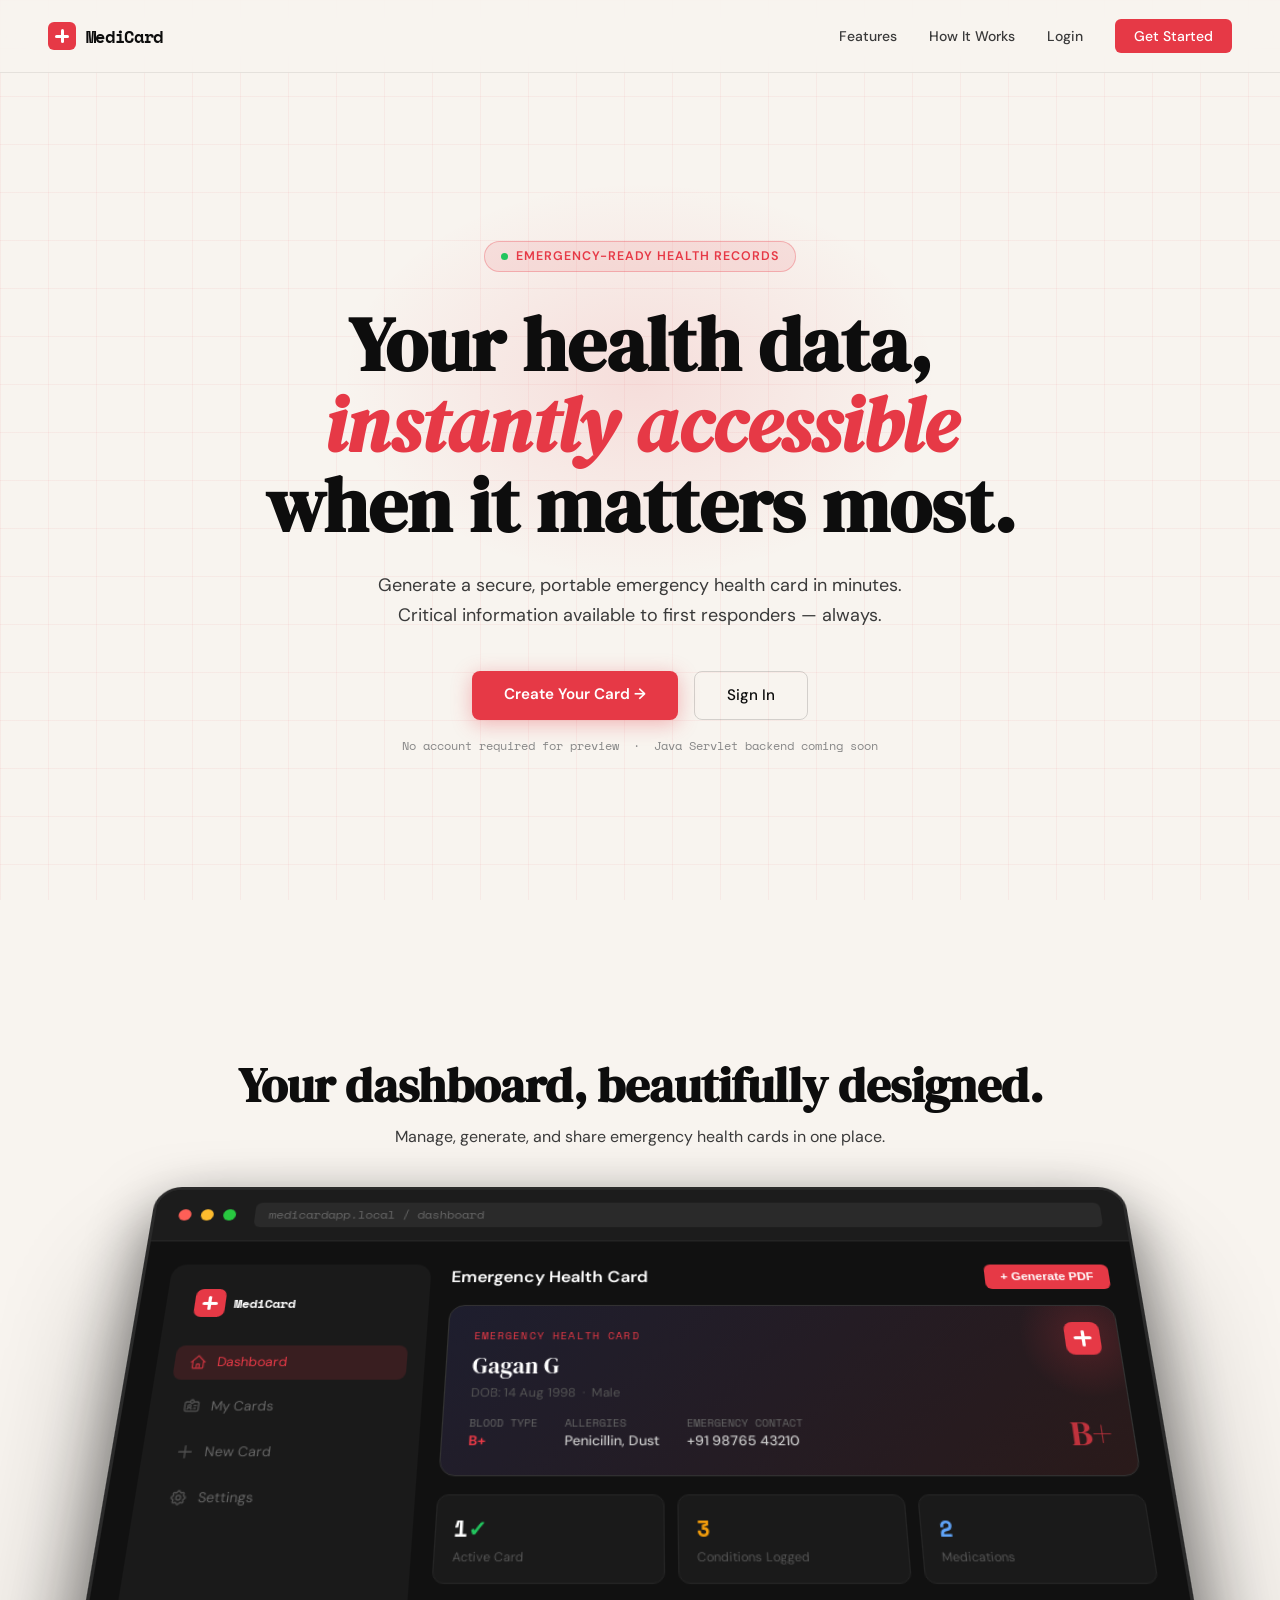
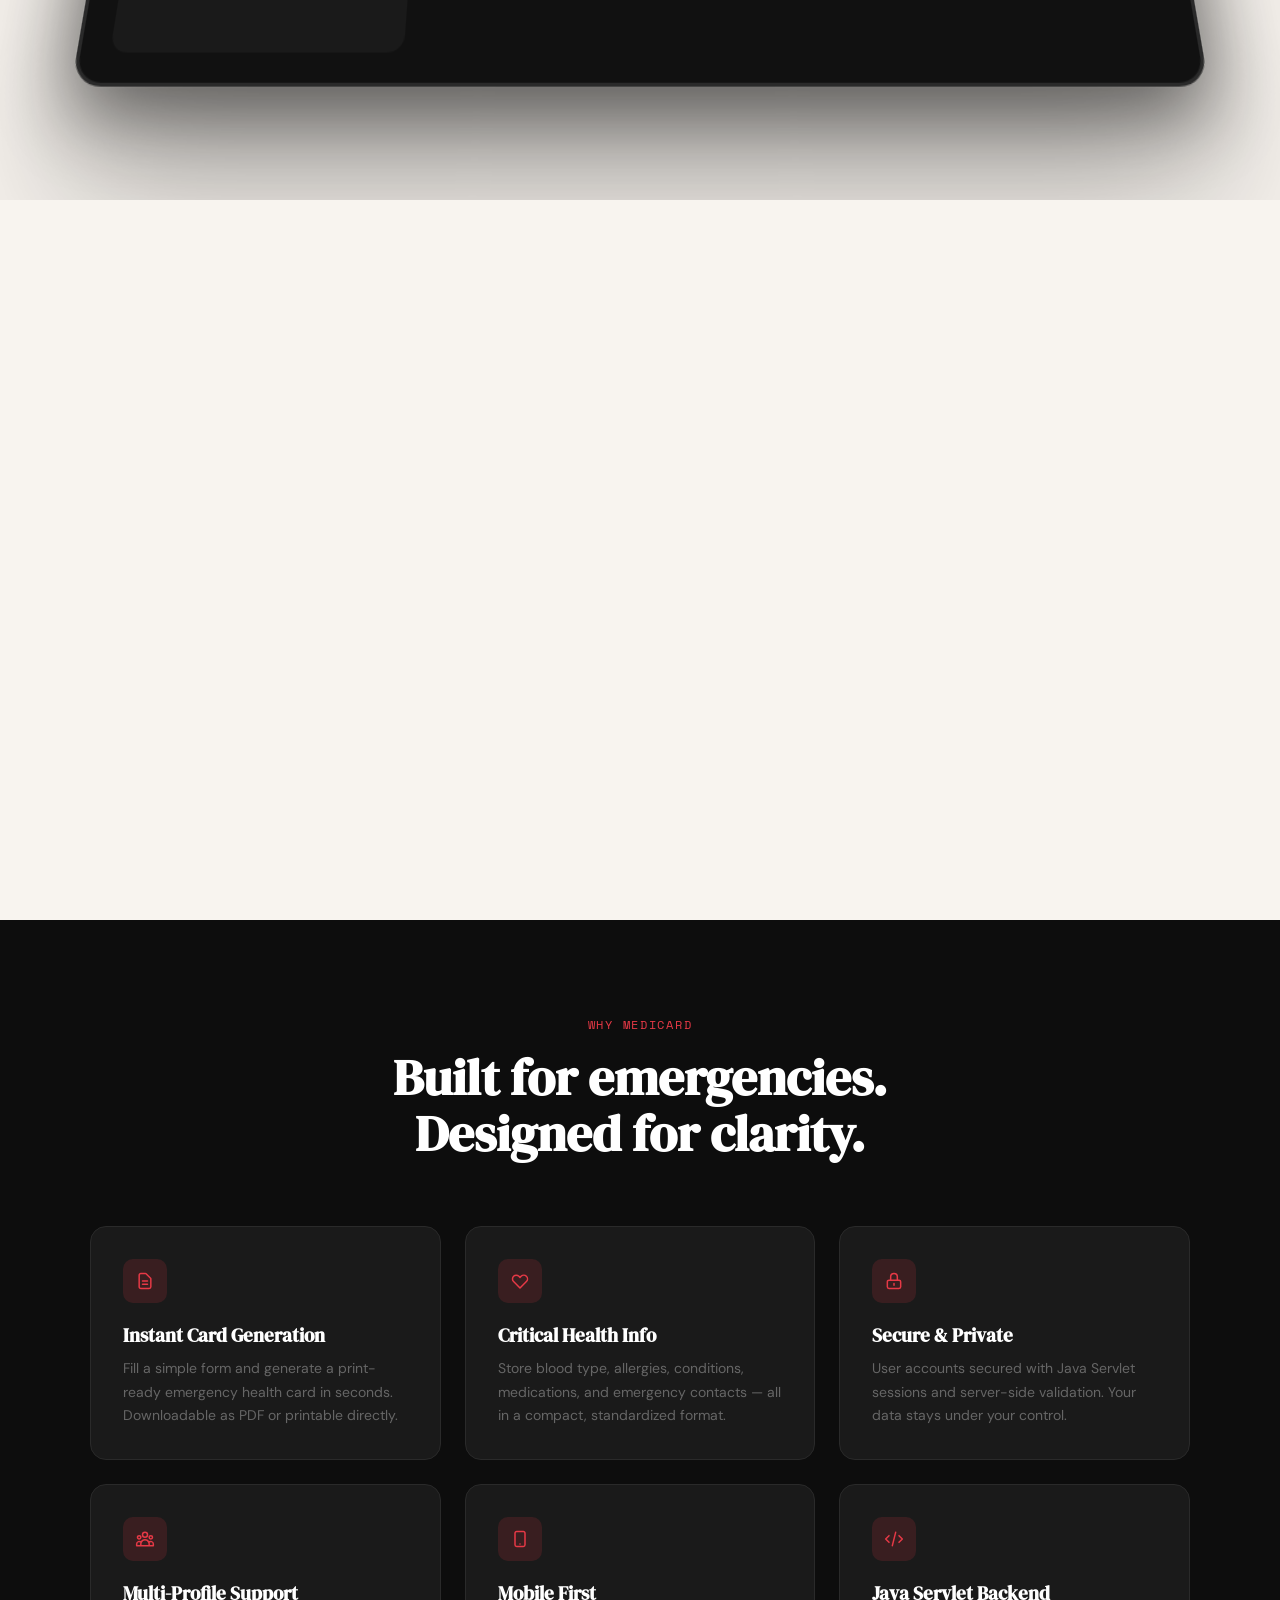
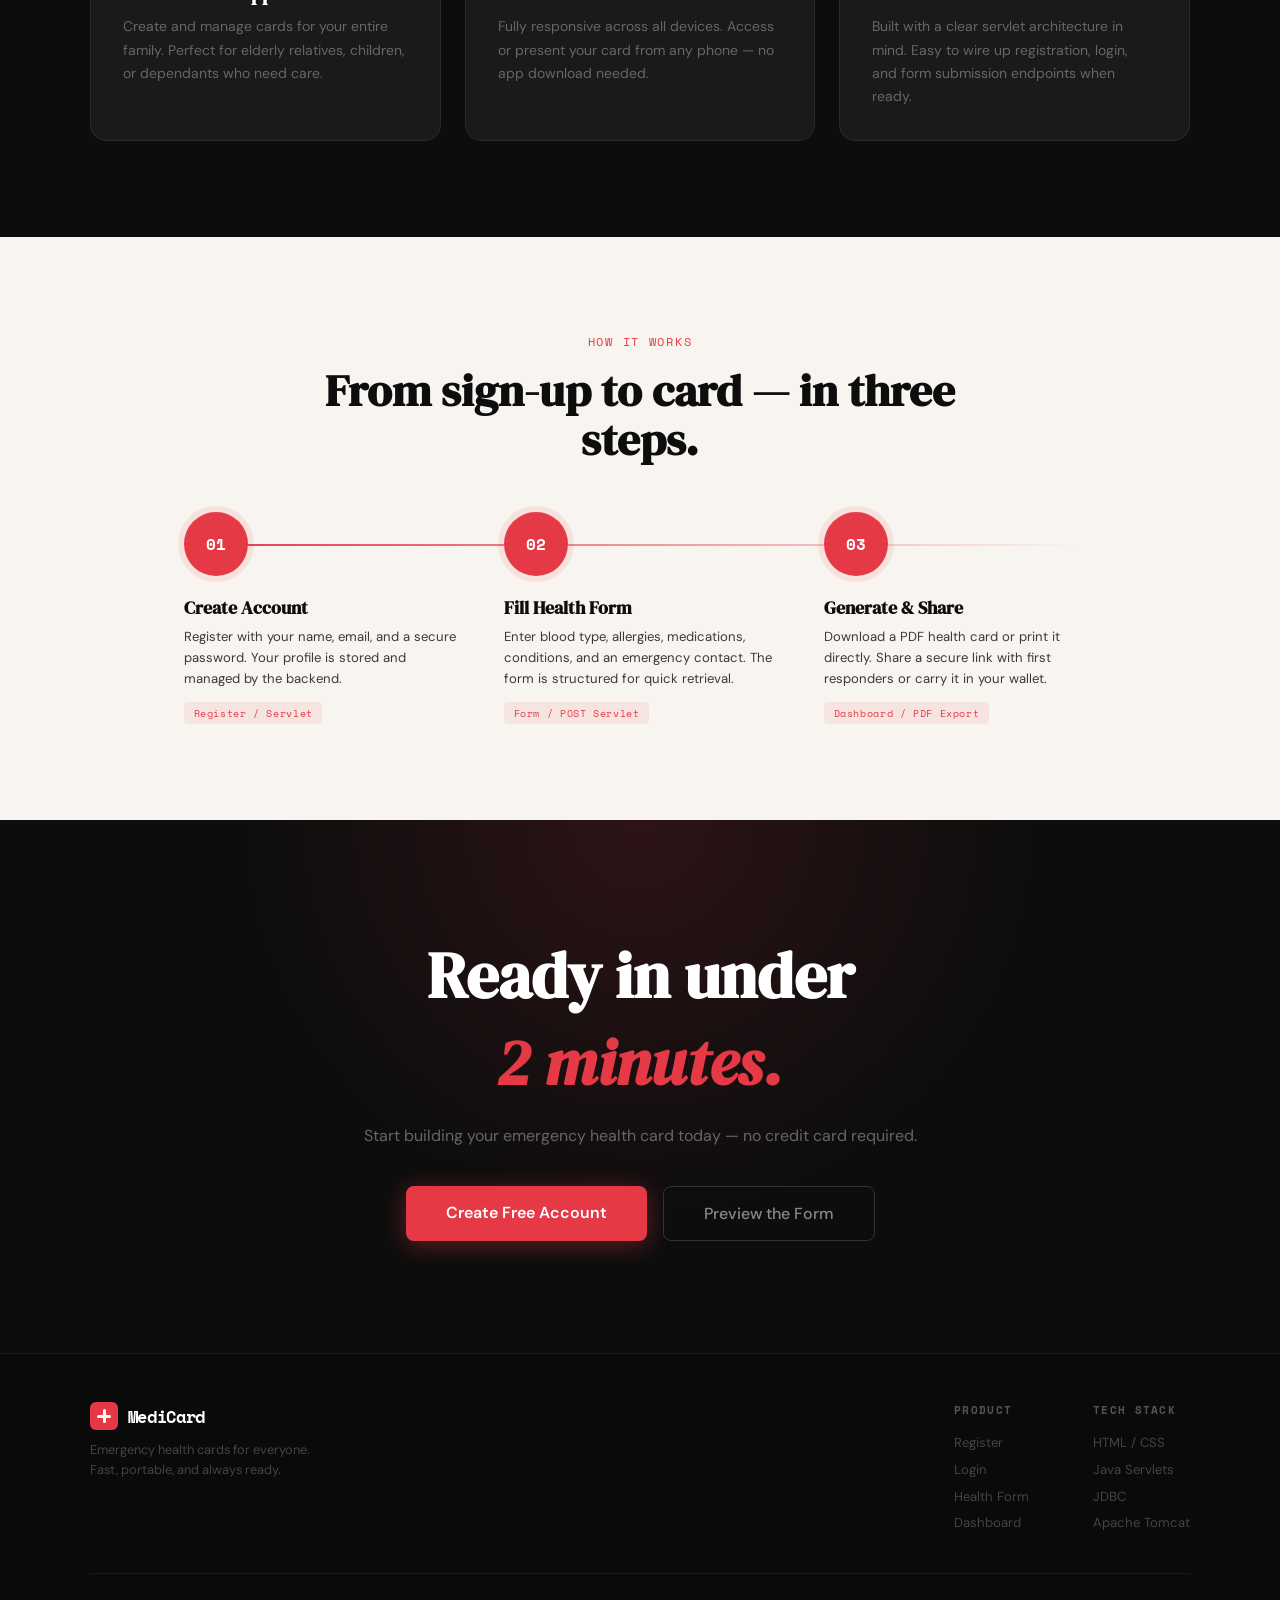
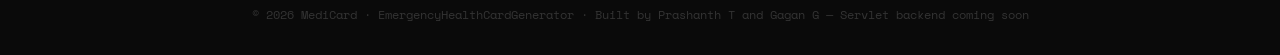
<file: index.html>
<!DOCTYPE html>
<html lang="en">

<head>
    <meta charset="UTF-8" />
    <meta name="viewport" content="width=device-width, initial-scale=1.0" />
    <title>MediCard — Emergency Health Card Generator</title>
    <link rel="preconnect" href="https://fonts.googleapis.com">
    <link
        href="https://fonts.googleapis.com/css2?family=DM+Serif+Display:ital@0;1&family=DM+Sans:wght@300;400;500;600&family=Space+Mono:wght@400;700&display=swap"
        rel="stylesheet">
    <style>
        :root {
            --red: #E63946;
            --red-deep: #B5202D;
            --cream: #F8F4EF;
            --ink: #0D0D0D;
            --ink-muted: #3A3A3A;
            --ink-light: #888;
            --white: #FFFFFF;
            --card-bg: #1A1A1A;
            --card-border: #333;
            --pulse-green: #22C55E;
        }

        *,
        *::before,
        *::after {
            box-sizing: border-box;
            margin: 0;
            padding: 0;
        }

        html {
            scroll-behavior: smooth;
        }

        body {
            font-family: 'DM Sans', sans-serif;
            background: var(--cream);
            color: var(--ink);
            overflow-x: hidden;
        }

        /* ─── NAV ─── */
        nav {
            position: fixed;
            top: 0;
            left: 0;
            right: 0;
            z-index: 100;
            display: flex;
            align-items: center;
            justify-content: space-between;
            padding: 1.2rem 3rem;
            background: rgba(248, 244, 239, 0.85);
            backdrop-filter: blur(16px);
            border-bottom: 1px solid rgba(0, 0, 0, 0.08);
        }

        .nav-logo {
            display: flex;
            align-items: center;
            gap: 0.6rem;
            font-family: 'Space Mono', monospace;
            font-weight: 700;
            font-size: 1.05rem;
            letter-spacing: -0.02em;
        }

        .nav-logo .cross {
            width: 28px;
            height: 28px;
            background: var(--red);
            border-radius: 6px;
            position: relative;
            display: flex;
            align-items: center;
            justify-content: center;
        }

        .nav-logo .cross::before,
        .nav-logo .cross::after {
            content: '';
            position: absolute;
            background: white;
            border-radius: 2px;
        }

        .nav-logo .cross::before {
            width: 14px;
            height: 3px;
        }

        .nav-logo .cross::after {
            width: 3px;
            height: 14px;
        }

        .nav-links {
            display: flex;
            gap: 2rem;
            align-items: center;
        }

        .nav-links a {
            text-decoration: none;
            color: var(--ink-muted);
            font-size: 0.875rem;
            font-weight: 500;
            transition: color 0.2s;
        }

        .nav-links a:hover {
            color: var(--red);
        }

        .nav-cta {
            background: var(--red);
            color: white !important;
            padding: 0.5rem 1.2rem;
            border-radius: 6px;
            transition: background 0.2s !important;
        }

        .nav-cta:hover {
            background: var(--red-deep) !important;
            color: white !important;
        }

        /* ─── HERO ─── */
        .hero {
            min-height: 100vh;
            display: flex;
            flex-direction: column;
            align-items: center;
            justify-content: center;
            padding: 8rem 2rem 2rem;
            text-align: center;
            position: relative;
            overflow: hidden;
        }

        .hero-bg-grid {
            position: absolute;
            inset: 0;
            z-index: 0;
            background-image:
                linear-gradient(rgba(230, 57, 70, 0.06) 1px, transparent 1px),
                linear-gradient(90deg, rgba(230, 57, 70, 0.06) 1px, transparent 1px);
            background-size: 48px 48px;
        }

        .hero-bg-glow {
            position: absolute;
            top: 20%;
            left: 50%;
            transform: translateX(-50%);
            width: 600px;
            height: 400px;
            background: radial-gradient(ellipse at center, rgba(230, 57, 70, 0.12) 0%, transparent 70%);
            pointer-events: none;
            z-index: 0;
        }

        .hero-badge {
            position: relative;
            z-index: 1;
            display: inline-flex;
            align-items: center;
            gap: 0.5rem;
            background: rgba(230, 57, 70, 0.1);
            border: 1px solid rgba(230, 57, 70, 0.3);
            color: var(--red);
            font-size: 0.78rem;
            font-weight: 600;
            letter-spacing: 0.08em;
            text-transform: uppercase;
            padding: 0.4rem 1rem;
            border-radius: 100px;
            margin-bottom: 2rem;
        }

        .hero-badge .dot {
            width: 7px;
            height: 7px;
            border-radius: 50%;
            background: var(--pulse-green);
            animation: pulse-dot 1.5s ease-in-out infinite;
        }

        @keyframes pulse-dot {

            0%,
            100% {
                opacity: 1;
                transform: scale(1);
            }

            50% {
                opacity: 0.5;
                transform: scale(0.7);
            }
        }

        h1.hero-title {
            position: relative;
            z-index: 1;
            font-family: 'DM Serif Display', serif;
            font-size: clamp(2.8rem, 6vw, 6rem);
            line-height: 1.05;
            color: var(--ink);
            max-width: 900px;
            margin-bottom: 1.5rem;
        }

        h1.hero-title em {
            font-style: italic;
            color: var(--red);
        }

        .hero-sub {
            position: relative;
            z-index: 1;
            font-size: 1.125rem;
            color: var(--ink-muted);
            max-width: 560px;
            line-height: 1.7;
            margin-bottom: 2.5rem;
        }

        .hero-actions {
            position: relative;
            z-index: 1;
            display: flex;
            gap: 1rem;
            flex-wrap: wrap;
            justify-content: center;
            margin-bottom: 1rem;
        }

        .btn-primary {
            background: var(--red);
            color: white;
            padding: 0.85rem 2rem;
            border-radius: 8px;
            font-size: 0.95rem;
            font-weight: 600;
            text-decoration: none;
            border: none;
            cursor: pointer;
            transition: background 0.2s, transform 0.15s, box-shadow 0.2s;
            box-shadow: 0 4px 20px rgba(230, 57, 70, 0.35);
        }

        .btn-primary:hover {
            background: var(--red-deep);
            transform: translateY(-2px);
            box-shadow: 0 8px 28px rgba(230, 57, 70, 0.4);
        }

        .btn-outline {
            background: transparent;
            color: var(--ink);
            padding: 0.85rem 2rem;
            border-radius: 8px;
            font-size: 0.95rem;
            font-weight: 500;
            text-decoration: none;
            border: 1.5px solid rgba(0, 0, 0, 0.15);
            cursor: pointer;
            transition: border-color 0.2s, transform 0.15s;
        }

        .btn-outline:hover {
            border-color: var(--red);
            color: var(--red);
            transform: translateY(-2px);
        }

        .hero-note {
            position: relative;
            z-index: 1;
            font-size: 0.78rem;
            color: var(--ink-light);
            font-family: 'Space Mono', monospace;
        }

        /* ─── SCROLL CONTAINER ANIMATION ─── */
        .scroll-section {
            height: 180vh;
            display: flex;
            align-items: flex-start;
            justify-content: center;
            position: relative;
        }

        .scroll-sticky {
            position: sticky;
            top: 0;
            width: 100%;
            height: 100vh;
            display: flex;
            flex-direction: column;
            align-items: center;
            justify-content: center;
            perspective: 1200px;
            padding: 0 2rem;
            overflow: hidden;
        }

        .scroll-title {
            text-align: center;
            margin-bottom: 2.5rem;
            transform: translateY(0px);
            transition: transform 0.1s linear;
        }

        .scroll-title h2 {
            font-family: 'DM Serif Display', serif;
            font-size: clamp(1.8rem, 4vw, 3rem);
            color: var(--ink);
            margin-bottom: 0.5rem;
        }

        .scroll-title p {
            font-size: 1rem;
            color: var(--ink-muted);
        }

        .card-stage {
            width: 100%;
            max-width: 920px;
            margin: 0 auto;
            transform-origin: top center;
        }

        .dashboard-mockup {
            background: #111;
            border: 3px solid #2A2A2A;
            border-radius: 24px;
            padding: 0;
            overflow: hidden;
            box-shadow:
                0 0 0 1px rgba(255, 255, 255, 0.03),
                0 20px 60px rgba(0, 0, 0, 0.5),
                0 80px 120px rgba(0, 0, 0, 0.3);
        }

        .mockup-topbar {
            background: #1C1C1C;
            padding: 0.85rem 1.4rem;
            display: flex;
            align-items: center;
            gap: 0.55rem;
            border-bottom: 1px solid #2A2A2A;
        }

        .mockup-dot {
            width: 12px;
            height: 12px;
            border-radius: 50%;
        }

        .mockup-dot.r {
            background: #FF5F57;
        }

        .mockup-dot.y {
            background: #FEBC2E;
        }

        .mockup-dot.g {
            background: #28C840;
        }

        .mockup-url {
            flex: 1;
            background: #2A2A2A;
            border-radius: 6px;
            padding: 0.3rem 0.8rem;
            margin-left: 0.6rem;
            font-family: 'Space Mono', monospace;
            font-size: 0.72rem;
            color: #666;
        }

        .mockup-body {
            padding: 1.5rem;
            display: grid;
            grid-template-columns: 240px 1fr;
            gap: 1.2rem;
            min-height: 400px;
        }

        /* sidebar */
        .mock-sidebar {
            background: #1A1A1A;
            border-radius: 14px;
            padding: 1.2rem 1rem;
            display: flex;
            flex-direction: column;
            gap: 0.5rem;
        }

        .mock-sidebar-logo {
            display: flex;
            align-items: center;
            gap: 0.5rem;
            padding: 0.4rem 0.6rem;
            margin-bottom: 0.8rem;
        }

        .mock-sidebar-logo .icon {
            width: 28px;
            height: 28px;
            background: var(--red);
            border-radius: 7px;
            display: flex;
            align-items: center;
            justify-content: center;
            flex-shrink: 0;
        }

        .mock-sidebar-logo .icon::before,
        .mock-sidebar-logo .icon::after {
            content: '';
            position: absolute;
            background: white;
            border-radius: 1px;
        }

        .sidebar-logo-text {
            font-family: 'Space Mono', monospace;
            font-size: 0.78rem;
            color: #fff;
            font-weight: 700;
        }

        .mock-nav-item {
            display: flex;
            align-items: center;
            gap: 0.6rem;
            padding: 0.55rem 0.8rem;
            border-radius: 8px;
            font-size: 0.78rem;
            color: #666;
            cursor: pointer;
            transition: background 0.2s;
        }

        .mock-nav-item.active {
            background: rgba(230, 57, 70, 0.15);
            color: #E63946;
        }

        .mock-nav-item:not(.active):hover {
            background: #222;
            color: #aaa;
        }

        .mock-nav-icon {
            width: 16px;
            height: 16px;
            opacity: 0.7;
            flex-shrink: 0;
        }

        /* main content */
        .mock-main {
            display: flex;
            flex-direction: column;
            gap: 1rem;
        }

        .mock-header-row {
            display: flex;
            align-items: center;
            justify-content: space-between;
        }

        .mock-header-row h3 {
            font-family: 'DM Sans', sans-serif;
            font-size: 1rem;
            color: #fff;
            font-weight: 600;
        }

        .mock-btn {
            background: var(--red);
            color: white;
            padding: 0.4rem 0.9rem;
            border-radius: 6px;
            font-size: 0.72rem;
            font-weight: 600;
            border: none;
            cursor: pointer;
        }

        /* health card preview */
        .health-card-preview {
            background: linear-gradient(135deg, #1E1E2E, #2A1A1A);
            border-radius: 14px;
            padding: 1.4rem;
            border: 1px solid #333;
            position: relative;
            overflow: hidden;
        }

        .health-card-preview::before {
            content: '';
            position: absolute;
            top: -30px;
            right: -30px;
            width: 120px;
            height: 120px;
            background: radial-gradient(circle, rgba(230, 57, 70, 0.2), transparent 70%);
            border-radius: 50%;
        }

        .hc-cross {
            position: absolute;
            top: 1rem;
            right: 1rem;
            width: 32px;
            height: 32px;
            background: var(--red);
            border-radius: 8px;
            display: flex;
            align-items: center;
            justify-content: center;
        }

        .hc-cross::before,
        .hc-cross::after {
            content: '';
            position: absolute;
            background: white;
            border-radius: 2px;
        }

        .hc-cross::before {
            width: 16px;
            height: 3px;
        }

        .hc-cross::after {
            width: 3px;
            height: 16px;
        }

        .hc-label {
            font-family: 'Space Mono', monospace;
            font-size: 0.6rem;
            color: var(--red);
            letter-spacing: 0.12em;
            text-transform: uppercase;
            margin-bottom: 0.5rem;
        }

        .hc-name {
            font-family: 'DM Serif Display', serif;
            font-size: 1.3rem;
            color: #fff;
            margin-bottom: 0.25rem;
        }

        .hc-details {
            display: flex;
            gap: 1.5rem;
            margin-top: 0.8rem;
        }

        .hc-detail-group {
            display: flex;
            flex-direction: column;
            gap: 0.15rem;
        }

        .hc-detail-label {
            font-size: 0.6rem;
            color: #666;
            font-family: 'Space Mono', monospace;
            text-transform: uppercase;
        }

        .hc-detail-val {
            font-size: 0.78rem;
            color: #ccc;
            font-weight: 500;
        }

        .hc-bloodtype {
            position: absolute;
            bottom: 1rem;
            right: 1.2rem;
            font-family: 'DM Serif Display', serif;
            font-size: 2rem;
            color: var(--red);
            opacity: 0.8;
        }

        /* stats row */
        .mock-stats {
            display: grid;
            grid-template-columns: repeat(3, 1fr);
            gap: 0.7rem;
        }

        .mock-stat {
            background: #1A1A1A;
            border-radius: 10px;
            padding: 0.9rem;
            border: 1px solid #252525;
        }

        .mock-stat-val {
            font-family: 'Space Mono', monospace;
            font-size: 1.2rem;
            color: #fff;
            font-weight: 700;
        }

        .mock-stat-val span {
            color: var(--pulse-green);
        }

        .mock-stat-label {
            font-size: 0.68rem;
            color: #555;
            margin-top: 0.2rem;
        }

        /* ─── FEATURES ─── */
        .features {
            background: var(--ink);
            padding: 6rem 2rem;
        }

        .section-label {
            font-family: 'Space Mono', monospace;
            font-size: 0.72rem;
            color: var(--red);
            letter-spacing: 0.15em;
            text-transform: uppercase;
            margin-bottom: 1rem;
            text-align: center;
        }

        .section-title {
            font-family: 'DM Serif Display', serif;
            font-size: clamp(2rem, 4vw, 3.5rem);
            color: white;
            text-align: center;
            max-width: 700px;
            margin: 0 auto 4rem;
            line-height: 1.1;
        }

        .features-grid {
            display: grid;
            grid-template-columns: repeat(auto-fit, minmax(280px, 1fr));
            gap: 1.5rem;
            max-width: 1100px;
            margin: 0 auto;
        }

        .feature-card {
            background: #1A1A1A;
            border: 1px solid #2A2A2A;
            border-radius: 16px;
            padding: 2rem;
            transition: border-color 0.2s, transform 0.2s;
        }

        .feature-card:hover {
            border-color: rgba(230, 57, 70, 0.4);
            transform: translateY(-4px);
        }

        .feature-icon {
            width: 44px;
            height: 44px;
            background: rgba(230, 57, 70, 0.15);
            border-radius: 10px;
            display: flex;
            align-items: center;
            justify-content: center;
            margin-bottom: 1.2rem;
        }

        .feature-icon svg {
            width: 20px;
            height: 20px;
            color: var(--red);
        }

        .feature-card h3 {
            font-family: 'DM Serif Display', serif;
            font-size: 1.2rem;
            color: white;
            margin-bottom: 0.6rem;
        }

        .feature-card p {
            font-size: 0.875rem;
            color: #666;
            line-height: 1.65;
        }

        /* ─── FLOW SECTION ─── */
        .flow-section {
            padding: 6rem 2rem;
            background: var(--cream);
        }

        .flow-steps {
            display: flex;
            gap: 0;
            max-width: 960px;
            margin: 0 auto;
            position: relative;
        }

        .flow-steps::before {
            content: '';
            position: absolute;
            top: 2rem;
            left: 2.5rem;
            right: 2.5rem;
            height: 2px;
            background: linear-gradient(90deg, var(--red), transparent);
            z-index: 0;
        }

        .flow-step {
            flex: 1;
            padding: 0 1.5rem;
            display: flex;
            flex-direction: column;
            align-items: flex-start;
            position: relative;
            z-index: 1;
        }

        .step-num {
            width: 4rem;
            height: 4rem;
            background: var(--red);
            border-radius: 50%;
            display: flex;
            align-items: center;
            justify-content: center;
            font-family: 'Space Mono', monospace;
            font-size: 1rem;
            color: white;
            font-weight: 700;
            margin-bottom: 1.2rem;
            box-shadow: 0 0 0 6px rgba(230, 57, 70, 0.1);
        }

        .flow-step h4 {
            font-family: 'DM Serif Display', serif;
            font-size: 1.1rem;
            margin-bottom: 0.4rem;
        }

        .flow-step p {
            font-size: 0.82rem;
            color: var(--ink-muted);
            line-height: 1.6;
        }

        .flow-step .tech-tag {
            display: inline-block;
            margin-top: 0.8rem;
            font-family: 'Space Mono', monospace;
            font-size: 0.65rem;
            color: var(--red);
            background: rgba(230, 57, 70, 0.08);
            padding: 0.2rem 0.6rem;
            border-radius: 4px;
            letter-spacing: 0.06em;
        }

        /* ─── CTA SECTION ─── */
        .cta-section {
            background: var(--ink);
            padding: 7rem 2rem;
            text-align: center;
            position: relative;
            overflow: hidden;
        }

        .cta-section::before {
            content: '';
            position: absolute;
            top: 0;
            left: 50%;
            transform: translateX(-50%);
            width: 800px;
            height: 400px;
            background: radial-gradient(ellipse at top, rgba(230, 57, 70, 0.15) 0%, transparent 70%);
        }

        .cta-section h2 {
            font-family: 'DM Serif Display', serif;
            font-size: clamp(2.5rem, 5vw, 4.5rem);
            color: white;
            margin-bottom: 1.2rem;
            position: relative;
            z-index: 1;
        }

        .cta-section p {
            color: #666;
            font-size: 1rem;
            margin-bottom: 2.5rem;
            position: relative;
            z-index: 1;
        }

        .cta-actions {
            position: relative;
            z-index: 1;
            display: flex;
            gap: 1rem;
            justify-content: center;
            flex-wrap: wrap;
        }

        .btn-primary-lg {
            background: var(--red);
            color: white;
            padding: 1rem 2.5rem;
            border-radius: 8px;
            font-size: 1rem;
            font-weight: 600;
            text-decoration: none;
            transition: background 0.2s, transform 0.15s;
            box-shadow: 0 4px 24px rgba(230, 57, 70, 0.4);
        }

        .btn-primary-lg:hover {
            background: var(--red-deep);
            transform: translateY(-2px);
        }

        .btn-ghost {
            background: transparent;
            color: #888;
            padding: 1rem 2.5rem;
            border-radius: 8px;
            font-size: 1rem;
            font-weight: 500;
            text-decoration: none;
            border: 1px solid #333;
            transition: border-color 0.2s, color 0.2s;
        }

        .btn-ghost:hover {
            border-color: #555;
            color: #ccc;
        }

        /* ─── FOOTER ─── */
        footer {
            background: #0A0A0A;
            padding: 3rem 3rem 2rem;
            border-top: 1px solid #1A1A1A;
        }

        .footer-inner {
            display: flex;
            justify-content: space-between;
            align-items: flex-start;
            max-width: 1100px;
            margin: 0 auto;
            padding-bottom: 2rem;
            border-bottom: 1px solid #1A1A1A;
            gap: 2rem;
            flex-wrap: wrap;
        }

        .footer-brand .nav-logo {
            color: white;
        }

        .footer-brand p {
            font-size: 0.8rem;
            color: #444;
            margin-top: 0.6rem;
            max-width: 220px;
            line-height: 1.6;
        }

        .footer-links {
            display: flex;
            gap: 4rem;
            flex-wrap: wrap;
        }

        .footer-col h5 {
            font-family: 'Space Mono', monospace;
            font-size: 0.68rem;
            color: #555;
            text-transform: uppercase;
            letter-spacing: 0.12em;
            margin-bottom: 1rem;
        }

        .footer-col a {
            display: block;
            font-size: 0.82rem;
            color: #444;
            text-decoration: none;
            margin-bottom: 0.6rem;
            transition: color 0.2s;
        }

        .footer-col a:hover {
            color: #aaa;
        }

        .footer-bottom {
            text-align: center;
            padding-top: 2rem;
            max-width: 1100px;
            margin: 0 auto;
        }

        .footer-bottom p {
            font-size: 0.75rem;
            color: #333;
            font-family: 'Space Mono', monospace;
        }

        /* ─── SCROLL ANIMATION ENGINE ─── */
        .animate-in {
            opacity: 0;
            transform: translateY(30px);
            transition: opacity 0.7s ease, transform 0.7s ease;
        }

        .animate-in.visible {
            opacity: 1;
            transform: translateY(0);
        }

        /* ─── RESPONSIVE ─── */
        @media (max-width: 768px) {
            nav {
                padding: 1rem 1.5rem;
            }

            .nav-links {
                display: none;
            }

            .mockup-body {
                grid-template-columns: 1fr;
            }

            .mock-sidebar {
                display: none;
            }

            .flow-steps {
                flex-direction: column;
                gap: 2rem;
            }

            .flow-steps::before {
                display: none;
            }

            .footer-links {
                gap: 2rem;
            }
        }
    </style>
</head>

<body>

    <!-- NAV -->
    <nav>
        <div class="nav-logo">
            <div class="cross"></div>
            MediCard
        </div>
        <div class="nav-links">
            <a href="#features">Features</a>
            <a href="#how-it-works">How It Works</a>
            <a href="login/login.html">Login</a>
            <a href="Register/register.html" class="nav-cta">Get Started</a>
        </div>
    </nav>

    <!-- HERO -->
    <section class="hero">
        <div class="hero-bg-grid"></div>
        <div class="hero-bg-glow"></div>

        <div class="hero-badge">
            <span class="dot"></span>
            Emergency-Ready Health Records
        </div>

        <h1 class="hero-title">
            Your health data,<br>
            <em>instantly accessible</em><br>
            when it matters most.
        </h1>

        <p class="hero-sub">
            Generate a secure, portable emergency health card in minutes. Critical information available to first
            responders — always.
        </p>

        <div class="hero-actions">
            <a href="Register/register.html" class="btn-primary">Create Your Card →</a>
            <a href="login/login.html" class="btn-outline">Sign In</a>
        </div>

        <p class="hero-note">No account required for preview &nbsp;·&nbsp; Java Servlet backend coming soon</p>
    </section>

    <!-- ─── SCROLL ANIMATION SECTION ─── -->
    <section class="scroll-section" id="preview">
        <div class="scroll-sticky" id="scrollSticky">
            <div class="scroll-title" id="scrollTitle">
                <h2>Your dashboard, beautifully designed.</h2>
                <p>Manage, generate, and share emergency health cards in one place.</p>
            </div>

            <div class="card-stage" id="cardStage">
                <div class="dashboard-mockup">
                    <div class="mockup-topbar">
                        <div class="mockup-dot r"></div>
                        <div class="mockup-dot y"></div>
                        <div class="mockup-dot g"></div>
                        <div class="mockup-url">medicardapp.local / dashboard</div>
                    </div>
                    <div class="mockup-body">
                        <!-- Sidebar -->
                        <div class="mock-sidebar">
                            <div class="mock-sidebar-logo">
                                <div class="icon" style="position:relative;">
                                    <div
                                        style="position:absolute;width:14px;height:3px;background:white;border-radius:2px;">
                                    </div>
                                    <div
                                        style="position:absolute;width:3px;height:14px;background:white;border-radius:2px;">
                                    </div>
                                </div>
                                <span class="sidebar-logo-text">MediCard</span>
                            </div>
                            <div class="mock-nav-item active">
                                <svg class="mock-nav-icon" fill="none" viewBox="0 0 24 24" stroke="currentColor">
                                    <path stroke-linecap="round" stroke-linejoin="round" stroke-width="2"
                                        d="M3 12l2-2m0 0l7-7 7 7M5 10v10a1 1 0 001 1h3m10-11l2 2m-2-2v10a1 1 0 01-1 1h-3m-6 0a1 1 0 001-1v-4a1 1 0 011-1h2a1 1 0 011 1v4a1 1 0 001 1m-6 0h6" />
                                </svg>
                                Dashboard
                            </div>
                            <div class="mock-nav-item">
                                <svg class="mock-nav-icon" fill="none" viewBox="0 0 24 24" stroke="currentColor">
                                    <path stroke-linecap="round" stroke-linejoin="round" stroke-width="2"
                                        d="M10 6H5a2 2 0 00-2 2v9a2 2 0 002 2h14a2 2 0 002-2V8a2 2 0 00-2-2h-5m-4 0V5a2 2 0 114 0v1m-4 0a2 2 0 104 0m-5 8a2 2 0 100-4 2 2 0 000 4zm0 0c1.306 0 2.417.835 2.83 2M9 14a3.001 3.001 0 00-2.83 2M15 11h3m-3 4h2" />
                                </svg>
                                My Cards
                            </div>
                            <div class="mock-nav-item">
                                <svg class="mock-nav-icon" fill="none" viewBox="0 0 24 24" stroke="currentColor">
                                    <path stroke-linecap="round" stroke-linejoin="round" stroke-width="2"
                                        d="M12 4v16m8-8H4" />
                                </svg>
                                New Card
                            </div>
                            <div class="mock-nav-item">
                                <svg class="mock-nav-icon" fill="none" viewBox="0 0 24 24" stroke="currentColor">
                                    <path stroke-linecap="round" stroke-linejoin="round" stroke-width="2"
                                        d="M10.325 4.317c.426-1.756 2.924-1.756 3.35 0a1.724 1.724 0 002.573 1.066c1.543-.94 3.31.826 2.37 2.37a1.724 1.724 0 001.065 2.572c1.756.426 1.756 2.924 0 3.35a1.724 1.724 0 00-1.066 2.573c.94 1.543-.826 3.31-2.37 2.37a1.724 1.724 0 00-2.572 1.065c-.426 1.756-2.924 1.756-3.35 0a1.724 1.724 0 00-2.573-1.066c-1.543.94-3.31-.826-2.37-2.37a1.724 1.724 0 00-1.065-2.572c-1.756-.426-1.756-2.924 0-3.35a1.724 1.724 0 001.066-2.573c-.94-1.543.826-3.31 2.37-2.37.996.608 2.296.07 2.572-1.065z" />
                                    <path stroke-linecap="round" stroke-linejoin="round" stroke-width="2"
                                        d="M15 12a3 3 0 11-6 0 3 3 0 016 0z" />
                                </svg>
                                Settings
                            </div>
                        </div>

                        <!-- Main -->
                        <div class="mock-main">
                            <div class="mock-header-row">
                                <h3>Emergency Health Card</h3>
                                <button class="mock-btn">+ Generate PDF</button>
                            </div>

                            <!-- Health Card Preview -->
                            <div class="health-card-preview">
                                <div class="hc-cross"></div>
                                <div class="hc-label">Emergency Health Card</div>
                                <div class="hc-name">Gagan G</div>
                                <div style="font-size:0.72rem;color:#555;">DOB: 14 Aug 1998 &nbsp;·&nbsp; Male</div>
                                <div class="hc-details">
                                    <div class="hc-detail-group">
                                        <span class="hc-detail-label">Blood Type</span>
                                        <span class="hc-detail-val" style="color:var(--red);font-weight:700;">B+</span>
                                    </div>
                                    <div class="hc-detail-group">
                                        <span class="hc-detail-label">Allergies</span>
                                        <span class="hc-detail-val">Penicillin, Dust</span>
                                    </div>
                                    <div class="hc-detail-group">
                                        <span class="hc-detail-label">Emergency Contact</span>
                                        <span class="hc-detail-val">+91 98765 43210</span>
                                    </div>
                                </div>
                                <div class="hc-bloodtype">B+</div>
                            </div>

                            <!-- Stats -->
                            <div class="mock-stats">
                                <div class="mock-stat">
                                    <div class="mock-stat-val">1<span>✓</span></div>
                                    <div class="mock-stat-label">Active Card</div>
                                </div>
                                <div class="mock-stat">
                                    <div class="mock-stat-val" style="color:#F59E0B;">3</div>
                                    <div class="mock-stat-label">Conditions Logged</div>
                                </div>
                                <div class="mock-stat">
                                    <div class="mock-stat-val" style="color:#60A5FA;">2</div>
                                    <div class="mock-stat-label">Medications</div>
                                </div>
                            </div>
                        </div>
                    </div>
                </div>
            </div>
        </div>
    </section>

    <!-- FEATURES -->
    <section class="features" id="features">
        <div class="section-label">Why MediCard</div>
        <h2 class="section-title">Built for emergencies. Designed for clarity.</h2>

        <div class="features-grid">
            <div class="feature-card animate-in">
                <div class="feature-icon">
                    <svg viewBox="0 0 24 24" fill="none" stroke="currentColor" stroke-width="1.8">
                        <path stroke-linecap="round" stroke-linejoin="round"
                            d="M9 12h6m-6 4h6m2 5H7a2 2 0 01-2-2V5a2 2 0 012-2h5.586a1 1 0 01.707.293l5.414 5.414a1 1 0 01.293.707V19a2 2 0 01-2 2z" />
                    </svg>
                </div>
                <h3>Instant Card Generation</h3>
                <p>Fill a simple form and generate a print-ready emergency health card in seconds. Downloadable as PDF
                    or printable directly.</p>
            </div>
            <div class="feature-card animate-in" style="transition-delay: 0.1s;">
                <div class="feature-icon">
                    <svg viewBox="0 0 24 24" fill="none" stroke="currentColor" stroke-width="1.8">
                        <path stroke-linecap="round" stroke-linejoin="round"
                            d="M4.318 6.318a4.5 4.5 0 000 6.364L12 20.364l7.682-7.682a4.5 4.5 0 00-6.364-6.364L12 7.636l-1.318-1.318a4.5 4.5 0 00-6.364 0z" />
                    </svg>
                </div>
                <h3>Critical Health Info</h3>
                <p>Store blood type, allergies, conditions, medications, and emergency contacts — all in a compact,
                    standardized format.</p>
            </div>
            <div class="feature-card animate-in" style="transition-delay: 0.2s;">
                <div class="feature-icon">
                    <svg viewBox="0 0 24 24" fill="none" stroke="currentColor" stroke-width="1.8">
                        <path stroke-linecap="round" stroke-linejoin="round"
                            d="M12 15v2m-6 4h12a2 2 0 002-2v-6a2 2 0 00-2-2H6a2 2 0 00-2 2v6a2 2 0 002 2zm10-10V7a4 4 0 00-8 0v4h8z" />
                    </svg>
                </div>
                <h3>Secure & Private</h3>
                <p>User accounts secured with Java Servlet sessions and server-side validation. Your data stays under
                    your control.</p>
            </div>
            <div class="feature-card animate-in" style="transition-delay: 0.3s;">
                <div class="feature-icon">
                    <svg viewBox="0 0 24 24" fill="none" stroke="currentColor" stroke-width="1.8">
                        <path stroke-linecap="round" stroke-linejoin="round"
                            d="M17 20h5v-2a3 3 0 00-5.356-1.857M17 20H7m10 0v-2c0-.656-.126-1.283-.356-1.857M7 20H2v-2a3 3 0 015.356-1.857M7 20v-2c0-.656.126-1.283.356-1.857m0 0a5.002 5.002 0 019.288 0M15 7a3 3 0 11-6 0 3 3 0 016 0zm6 3a2 2 0 11-4 0 2 2 0 014 0zM7 10a2 2 0 11-4 0 2 2 0 014 0z" />
                    </svg>
                </div>
                <h3>Multi-Profile Support</h3>
                <p>Create and manage cards for your entire family. Perfect for elderly relatives, children, or
                    dependants who need care.</p>
            </div>
            <div class="feature-card animate-in" style="transition-delay: 0.4s;">
                <div class="feature-icon">
                    <svg viewBox="0 0 24 24" fill="none" stroke="currentColor" stroke-width="1.8">
                        <path stroke-linecap="round" stroke-linejoin="round"
                            d="M12 18h.01M8 21h8a2 2 0 002-2V5a2 2 0 00-2-2H8a2 2 0 00-2 2v14a2 2 0 002 2z" />
                    </svg>
                </div>
                <h3>Mobile First</h3>
                <p>Fully responsive across all devices. Access or present your card from any phone — no app download
                    needed.</p>
            </div>
            <div class="feature-card animate-in" style="transition-delay: 0.5s;">
                <div class="feature-icon">
                    <svg viewBox="0 0 24 24" fill="none" stroke="currentColor" stroke-width="1.8">
                        <path stroke-linecap="round" stroke-linejoin="round"
                            d="M10 20l4-16m4 4l4 4-4 4M6 16l-4-4 4-4" />
                    </svg>
                </div>
                <h3>Java Servlet Backend</h3>
                <p>Built with a clear servlet architecture in mind. Easy to wire up registration, login, and form
                    submission endpoints when ready.</p>
            </div>
        </div>
    </section>

    <!-- HOW IT WORKS -->
    <section class="flow-section" id="how-it-works">
        <div class="section-label" style="color:var(--red);">How It Works</div>
        <h2 class="section-title" style="color:var(--ink);font-size:clamp(1.8rem,3.5vw,3rem);margin-bottom:3rem;">
            From sign-up to card — in three steps.
        </h2>

        <div class="flow-steps">
            <div class="flow-step animate-in">
                <div class="step-num">01</div>
                <h4>Create Account</h4>
                <p>Register with your name, email, and a secure password. Your profile is stored and managed by the
                    backend.</p>
                <span class="tech-tag">Register / Servlet</span>
            </div>
            <div class="flow-step animate-in" style="transition-delay: 0.15s;">
                <div class="step-num">02</div>
                <h4>Fill Health Form</h4>
                <p>Enter blood type, allergies, medications, conditions, and an emergency contact. The form is
                    structured for quick retrieval.</p>
                <span class="tech-tag">Form / POST Servlet</span>
            </div>
            <div class="flow-step animate-in" style="transition-delay: 0.3s;">
                <div class="step-num">03</div>
                <h4>Generate & Share</h4>
                <p>Download a PDF health card or print it directly. Share a secure link with first responders or carry
                    it in your wallet.</p>
                <span class="tech-tag">Dashboard / PDF Export</span>
            </div>
        </div>
    </section>

    <!-- CTA -->
    <section class="cta-section">
        <h2>Ready in under<br><em style="font-style:italic;color:var(--red);">2 minutes.</em></h2>
        <p>Start building your emergency health card today — no credit card required.</p>
        <div class="cta-actions">
            <a href="Register/register.html" class="btn-primary-lg">Create Free Account</a>
            <a href="form/form.html" class="btn-ghost">Preview the Form</a>
        </div>
    </section>

    <!-- FOOTER -->
    <footer>
        <div class="footer-inner">
            <div class="footer-brand">
                <div class="nav-logo">
                    <div class="cross"></div>
                    MediCard
                </div>
                <p>Emergency health cards for everyone. Fast, portable, and always ready.</p>
            </div>
            <div class="footer-links">
                <div class="footer-col">
                    <h5>Product</h5>
                    <a href="Register/register.html">Register</a>
                    <a href="login/login.html">Login</a>
                    <a href="form/form.html">Health Form</a>
                    <a href="dashboard/dashboard.html">Dashboard</a>
                </div>
                <div class="footer-col">
                    <h5>Tech Stack</h5>
                    <a href="#">HTML / CSS</a>
                    <a href="#">Java Servlets</a>
                    <a href="#">JDBC</a>
                    <a href="#">Apache Tomcat</a>
                </div>
            </div>
        </div>
        <div class="footer-bottom">
            <p>© 2026 MediCard · EmergencyHealthCardGenerator · Built by Prashanth T and Gagan G — Servlet backend
                coming soon
            </p>
        </div>
    </footer>

    <script>
        // ─── SCROLL ANIMATION (ContainerScroll equivalent) ───
        const section = document.getElementById('preview');
        const sticky = document.getElementById('scrollSticky');
        const stage = document.getElementById('cardStage');
        const title = document.getElementById('scrollTitle');

        function lerp(start, end, t) {
            return start + (end - start) * Math.max(0, Math.min(1, t));
        }

        function onScroll() {
            const rect = section.getBoundingClientRect();
            const sectionH = section.offsetHeight;
            const viewH = window.innerHeight;

            // progress: 0 when section top hits viewport top, 1 when section bottom hits viewport bottom
            const scrolled = -rect.top;
            const total = sectionH - viewH;
            const progress = Math.max(0, Math.min(1, scrolled / total));

            // rotateX: 22deg → 0deg
            const rotX = lerp(22, 0, progress);

            // scale: 1.05 → 1 (desktop) or 0.72 → 0.92 (mobile)
            const isMobile = window.innerWidth <= 768;
            const scaleStart = isMobile ? 0.72 : 1.05;
            const scaleEnd = isMobile ? 0.92 : 1.0;
            const sc = lerp(scaleStart, scaleEnd, progress);

            // title translateY: 0 → -80px
            const ty = lerp(0, -80, progress);

            stage.style.transform = `rotateX(${rotX}deg) scale(${sc})`;
            stage.style.transformOrigin = 'top center';
            title.style.transform = `translateY(${ty}px)`;
            title.style.opacity = lerp(1, 0.2, progress * 1.5);
        }

        window.addEventListener('scroll', onScroll, { passive: true });
        onScroll();

        // ─── INTERSECTION OBSERVER for animate-in ───
        const observer = new IntersectionObserver((entries) => {
            entries.forEach(e => {
                if (e.isIntersecting) {
                    e.target.classList.add('visible');
                    observer.unobserve(e.target);
                }
            });
        }, { threshold: 0.15 });

        document.querySelectorAll('.animate-in').forEach(el => observer.observe(el));
    </script>
</body>

</html>
</file>
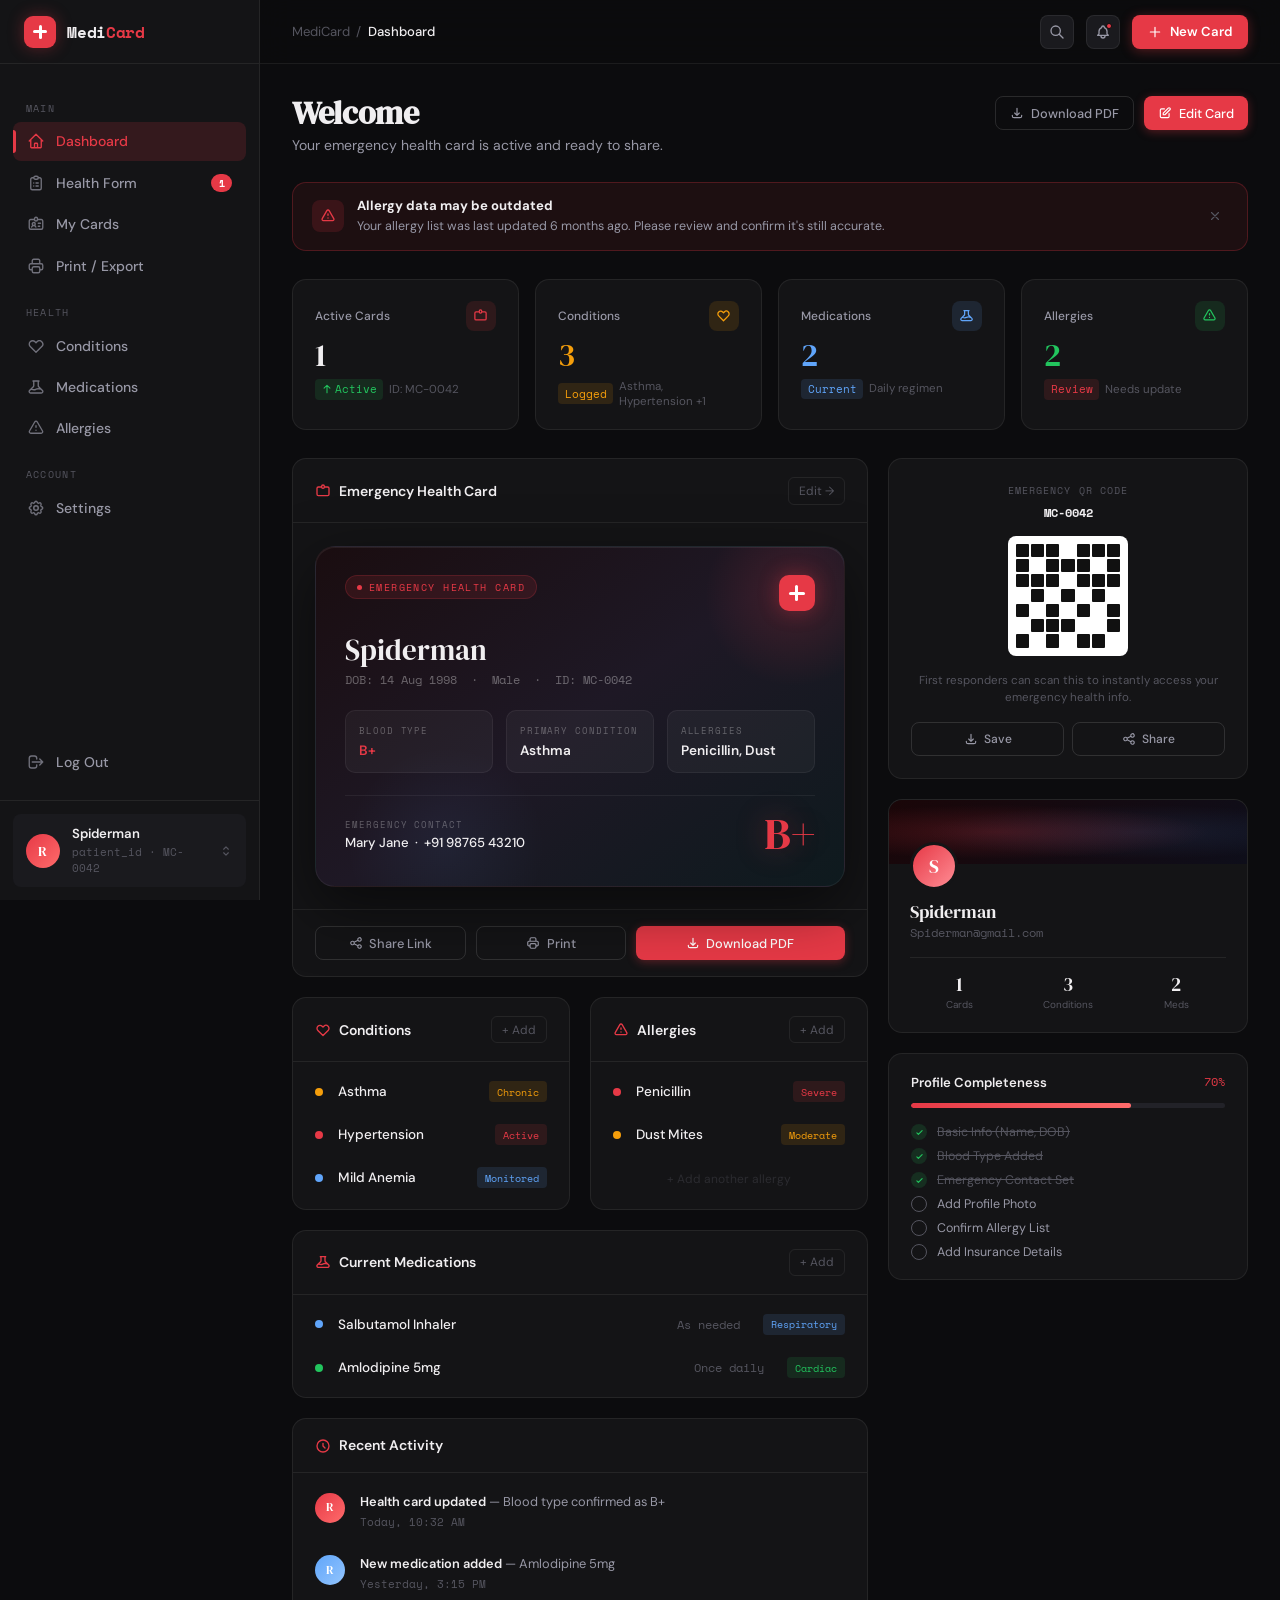
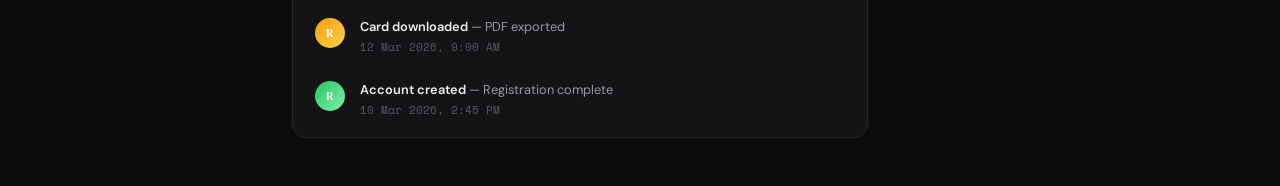
<file: dashboard/dashboard.html>
<!DOCTYPE html>
<html lang="en">

<head>
    <meta charset="UTF-8" />
    <meta name="viewport" content="width=device-width, initial-scale=1.0" />
    <title>MediCard — Dashboard</title>
    <link rel="preconnect" href="https://fonts.googleapis.com">
    <link
        href="https://fonts.googleapis.com/css2?family=DM+Serif+Display:ital@0;1&family=DM+Sans:opsz,wght@9..40,300;9..40,400;9..40,500;9..40,600&family=Space+Mono:wght@400;700&display=swap"
        rel="stylesheet">
    <link rel="stylesheet" href="dashboard.css">
</head>

<body>

    <!-- SIDEBAR OVERLAY (mobile) -->
    <div class="sidebar-overlay" id="overlay" onclick="closeSidebar()"></div>

    <!-- ═══════════ SIDEBAR ═══════════ -->
    <aside class="sidebar" id="sidebar">
        <div class="sidebar-logo">
            <div class="logo-mark"></div>
            <span class="logo-text">Medi<span>Card</span></span>
        </div>

        <nav class="sidebar-nav">
            <div class="nav-section-label">Main</div>

            <a class="nav-item active" href="#">
                <svg class="nav-icon" fill="none" viewBox="0 0 24 24" stroke="currentColor" stroke-width="1.8">
                    <path stroke-linecap="round" stroke-linejoin="round"
                        d="M3 12l2-2m0 0l7-7 7 7M5 10v10a1 1 0 001 1h3m10-11l2 2m-2-2v10a1 1 0 01-1 1h-3m-6 0a1 1 0 001-1v-4a1 1 0 011-1h2a1 1 0 011 1v4a1 1 0 001 1m-6 0h6" />
                </svg>
                Dashboard
            </a>

            <a class="nav-item" href="../form/form.html">
                <svg class="nav-icon" fill="none" viewBox="0 0 24 24" stroke="currentColor" stroke-width="1.8">
                    <path stroke-linecap="round" stroke-linejoin="round"
                        d="M9 5H7a2 2 0 00-2 2v12a2 2 0 002 2h10a2 2 0 002-2V7a2 2 0 00-2-2h-2M9 5a2 2 0 002 2h2a2 2 0 002-2M9 5a2 2 0 012-2h2a2 2 0 012 2m-3 7h3m-3 4h3m-6-4h.01M9 16h.01" />
                </svg>
                Health Form
                <span class="nav-badge">1</span>
            </a>

            <a class="nav-item" href="#">
                <svg class="nav-icon" fill="none" viewBox="0 0 24 24" stroke="currentColor" stroke-width="1.8">
                    <path stroke-linecap="round" stroke-linejoin="round"
                        d="M10 6H5a2 2 0 00-2 2v9a2 2 0 002 2h14a2 2 0 002-2V8a2 2 0 00-2-2h-5m-4 0V5a2 2 0 114 0v1m-4 0a2 2 0 104 0m-5 8a2 2 0 100-4 2 2 0 000 4zm0 0c1.306 0 2.417.835 2.83 2M9 14a3.001 3.001 0 00-2.83 2M15 11h3m-3 4h2" />
                </svg>
                My Cards
            </a>

            <a class="nav-item" href="#">
                <svg class="nav-icon" fill="none" viewBox="0 0 24 24" stroke="currentColor" stroke-width="1.8">
                    <path stroke-linecap="round" stroke-linejoin="round"
                        d="M17 17h2a2 2 0 002-2v-4a2 2 0 00-2-2H5a2 2 0 00-2 2v4a2 2 0 002 2h2m2 4h6a2 2 0 002-2v-4a2 2 0 00-2-2H9a2 2 0 00-2 2v4a2 2 0 002 2zm8-12V5a2 2 0 00-2-2H9a2 2 0 00-2 2v4h10z" />
                </svg>
                Print / Export
            </a>

            <div class="nav-section-label">Health</div>

            <a class="nav-item" href="#">
                <svg class="nav-icon" fill="none" viewBox="0 0 24 24" stroke="currentColor" stroke-width="1.8">
                    <path stroke-linecap="round" stroke-linejoin="round"
                        d="M4.318 6.318a4.5 4.5 0 000 6.364L12 20.364l7.682-7.682a4.5 4.5 0 00-6.364-6.364L12 7.636l-1.318-1.318a4.5 4.5 0 00-6.364 0z" />
                </svg>
                Conditions
            </a>

            <a class="nav-item" href="#">
                <svg class="nav-icon" fill="none" viewBox="0 0 24 24" stroke="currentColor" stroke-width="1.8">
                    <path stroke-linecap="round" stroke-linejoin="round"
                        d="M19.428 15.428a2 2 0 00-1.022-.547l-2.387-.477a6 6 0 00-3.86.517l-.318.158a6 6 0 01-3.86.517L6.05 15.21a2 2 0 00-1.806.547M8 4h8l-1 1v5.172a2 2 0 00.586 1.414l5 5c1.26 1.26.367 3.414-1.415 3.414H4.828c-1.782 0-2.674-2.154-1.414-3.414l5-5A2 2 0 009 10.172V5L8 4z" />
                </svg>
                Medications
            </a>

            <a class="nav-item" href="#">
                <svg class="nav-icon" fill="none" viewBox="0 0 24 24" stroke="currentColor" stroke-width="1.8">
                    <path stroke-linecap="round" stroke-linejoin="round"
                        d="M12 9v2m0 4h.01m-6.938 4h13.856c1.54 0 2.502-1.667 1.732-3L13.732 4c-.77-1.333-2.694-1.333-3.464 0L3.34 16c-.77 1.333.192 3 1.732 3z" />
                </svg>
                Allergies
            </a>

            <div class="nav-section-label">Account</div>

            <a class="nav-item" href="#">
                <svg class="nav-icon" fill="none" viewBox="0 0 24 24" stroke="currentColor" stroke-width="1.8">
                    <path stroke-linecap="round" stroke-linejoin="round"
                        d="M10.325 4.317c.426-1.756 2.924-1.756 3.35 0a1.724 1.724 0 002.573 1.066c1.543-.94 3.31.826 2.37 2.37a1.724 1.724 0 001.065 2.572c1.756.426 1.756 2.924 0 3.35a1.724 1.724 0 00-1.066 2.573c.94 1.543-.826 3.31-2.37 2.37a1.724 1.724 0 00-2.572 1.065c-.426 1.756-2.924 1.756-3.35 0a1.724 1.724 0 00-2.573-1.066c-1.543.94-3.31-.826-2.37-2.37a1.724 1.724 0 00-1.065-2.572c-1.756-.426-1.756-2.924 0-3.35a1.724 1.724 0 001.066-2.573c-.94-1.543.826-3.31 2.37-2.37.996.608 2.296.07 2.572-1.065z" />
                    <path stroke-linecap="round" stroke-linejoin="round" stroke-width="2"
                        d="M15 12a3 3 0 11-6 0 3 3 0 016 0z" />
                </svg>
                Settings
            </a>

            <a class="nav-item" href="../login/login.html" style="margin-top:auto;">
                <svg class="nav-icon" fill="none" viewBox="0 0 24 24" stroke="currentColor" stroke-width="1.8">
                    <path stroke-linecap="round" stroke-linejoin="round"
                        d="M17 16l4-4m0 0l-4-4m4 4H7m6 4v1a3 3 0 01-3 3H6a3 3 0 01-3-3V7a3 3 0 013-3h4a3 3 0 013 3v1" />
                </svg>
                Log Out
            </a>
        </nav>

        <div class="sidebar-user">
            <div class="user-card">
                <div class="user-avatar">R</div>
                <div class="user-info">
                    <div class="user-name">Spiderman</div>
                    <div class="user-role">patient_id · MC-0042</div>
                </div>
                <svg class="user-chevron" fill="none" viewBox="0 0 24 24" stroke="currentColor" stroke-width="2">
                    <path stroke-linecap="round" stroke-linejoin="round" d="M8 9l4-4 4 4m0 6l-4 4-4-4" />
                </svg>
            </div>
        </div>
    </aside>

    <!-- ═══════════ MAIN ═══════════ -->
    <div class="main-wrap">

        <!-- TOPBAR -->
        <header class="topbar">
            <div class="topbar-left">
                <button class="menu-toggle" onclick="openSidebar()">
                    <svg fill="none" viewBox="0 0 24 24" stroke="currentColor" stroke-width="2">
                        <path stroke-linecap="round" stroke-linejoin="round" d="M4 6h16M4 12h16M4 18h16" />
                    </svg>
                </button>
                <div class="breadcrumb">
                    <span>MediCard</span>
                    <span class="sep">/</span>
                    <span class="current">Dashboard</span>
                </div>
            </div>
            <div class="topbar-right">
                <!-- search -->
                <div class="topbar-btn">
                    <svg fill="none" viewBox="0 0 24 24" stroke="currentColor" stroke-width="2">
                        <path stroke-linecap="round" stroke-linejoin="round"
                            d="M21 21l-6-6m2-5a7 7 0 11-14 0 7 7 0 0114 0z" />
                    </svg>
                </div>
                <!-- notifications -->
                <div class="topbar-btn">
                    <svg fill="none" viewBox="0 0 24 24" stroke="currentColor" stroke-width="2">
                        <path stroke-linecap="round" stroke-linejoin="round"
                            d="M15 17h5l-1.405-1.405A2.032 2.032 0 0118 14.158V11a6.002 6.002 0 00-4-5.659V5a2 2 0 10-4 0v.341C7.67 6.165 6 8.388 6 11v3.159c0 .538-.214 1.055-.595 1.436L4 17h5m6 0v1a3 3 0 11-6 0v-1m6 0H9" />
                    </svg>
                    <span class="notif-dot"></span>
                </div>
                <!-- generate PDF button -->
                <a href="../form/form.html" class="gen-btn">
                    <svg fill="none" viewBox="0 0 24 24" stroke="currentColor" stroke-width="2">
                        <path stroke-linecap="round" stroke-linejoin="round" d="M12 4v16m8-8H4" />
                    </svg>
                    New Card
                </a>
            </div>
        </header>

        <!-- PAGE -->
        <main class="page">

            <!-- Page Header -->
            <div class="page-header">
                <div>
                    <h1>Welcome</h1>
                    <p>Your emergency health card is active and ready to share.</p>
                </div>
                <div class="header-actions">
                    <a href="#" class="btn-sm btn-outline-sm">
                        <svg fill="none" viewBox="0 0 24 24" stroke="currentColor" stroke-width="2">
                            <path stroke-linecap="round" stroke-linejoin="round"
                                d="M4 16v1a3 3 0 003 3h10a3 3 0 003-3v-1m-4-4l-4 4m0 0l-4-4m4 4V4" />
                        </svg>
                        Download PDF
                    </a>
                    <a href="../form/form.html" class="btn-sm btn-red-sm">
                        <svg fill="none" viewBox="0 0 24 24" stroke="currentColor" stroke-width="2">
                            <path stroke-linecap="round" stroke-linejoin="round"
                                d="M11 5H6a2 2 0 00-2 2v11a2 2 0 002 2h11a2 2 0 002-2v-5m-1.414-9.414a2 2 0 112.828 2.828L11.828 15H9v-2.828l8.586-8.586z" />
                        </svg>
                        Edit Card
                    </a>
                </div>
            </div>

            <!-- Alert Banner -->
            <div class="alert-banner" id="alertBanner">
                <div class="alert-icon">
                    <svg fill="none" viewBox="0 0 24 24" stroke="currentColor" stroke-width="2">
                        <path stroke-linecap="round" stroke-linejoin="round"
                            d="M12 9v2m0 4h.01m-6.938 4h13.856c1.54 0 2.502-1.667 1.732-3L13.732 4c-.77-1.333-2.694-1.333-3.464 0L3.34 16c-.77 1.333.192 3 1.732 3z" />
                    </svg>
                </div>
                <div class="alert-text">
                    <strong>Allergy data may be outdated</strong>
                    <span>Your allergy list was last updated 6 months ago. Please review and confirm it's still
                        accurate.</span>
                </div>
                <button class="alert-close" onclick="document.getElementById('alertBanner').style.display='none'">
                    <svg fill="none" viewBox="0 0 24 24" stroke="currentColor" stroke-width="2">
                        <path stroke-linecap="round" stroke-linejoin="round" d="M6 18L18 6M6 6l12 12" />
                    </svg>
                </button>
            </div>

            <!-- Stats Row -->
            <div class="stats-row">
                <div class="stat-card">
                    <div class="stat-top">
                        <span class="stat-label">Active Cards</span>
                        <div class="stat-icon" style="background:rgba(230,57,70,0.12);">
                            <svg fill="none" viewBox="0 0 24 24" stroke="var(--red)" stroke-width="2">
                                <path stroke-linecap="round" stroke-linejoin="round"
                                    d="M10 6H5a2 2 0 00-2 2v9a2 2 0 002 2h14a2 2 0 002-2V8a2 2 0 00-2-2h-5m-4 0V5a2 2 0 114 0v1m-4 0a2 2 0 104 0" />
                            </svg>
                        </div>
                    </div>
                    <div class="stat-value">1</div>
                    <div class="stat-footer">
                        <span class="stat-change up">
                            <svg fill="none" viewBox="0 0 24 24" stroke="currentColor" stroke-width="2.5">
                                <path stroke-linecap="round" stroke-linejoin="round" d="M5 10l7-7m0 0l7 7m-7-7v18" />
                            </svg>
                            Active
                        </span>
                        <span>ID: MC-0042</span>
                    </div>
                </div>

                <div class="stat-card">
                    <div class="stat-top">
                        <span class="stat-label">Conditions</span>
                        <div class="stat-icon" style="background:rgba(245,158,11,0.12);">
                            <svg fill="none" viewBox="0 0 24 24" stroke="var(--amber)" stroke-width="2">
                                <path stroke-linecap="round" stroke-linejoin="round"
                                    d="M4.318 6.318a4.5 4.5 0 000 6.364L12 20.364l7.682-7.682a4.5 4.5 0 00-6.364-6.364L12 7.636l-1.318-1.318a4.5 4.5 0 00-6.364 0z" />
                            </svg>
                        </div>
                    </div>
                    <div class="stat-value" style="color:var(--amber);">3</div>
                    <div class="stat-footer">
                        <span class="stat-change warn">Logged</span>
                        <span>Asthma, Hypertension +1</span>
                    </div>
                </div>

                <div class="stat-card">
                    <div class="stat-top">
                        <span class="stat-label">Medications</span>
                        <div class="stat-icon" style="background:rgba(96,165,250,0.12);">
                            <svg fill="none" viewBox="0 0 24 24" stroke="var(--blue)" stroke-width="2">
                                <path stroke-linecap="round" stroke-linejoin="round"
                                    d="M19.428 15.428a2 2 0 00-1.022-.547l-2.387-.477a6 6 0 00-3.86.517l-.318.158a6 6 0 01-3.86.517L6.05 15.21a2 2 0 00-1.806.547M8 4h8l-1 1v5.172a2 2 0 00.586 1.414l5 5c1.26 1.26.367 3.414-1.415 3.414H4.828c-1.782 0-2.674-2.154-1.414-3.414l5-5A2 2 0 009 10.172V5L8 4z" />
                            </svg>
                        </div>
                    </div>
                    <div class="stat-value" style="color:var(--blue);">2</div>
                    <div class="stat-footer">
                        <span class="stat-change"
                            style="background:rgba(96,165,250,0.12);color:var(--blue);">Current</span>
                        <span>Daily regimen</span>
                    </div>
                </div>

                <div class="stat-card">
                    <div class="stat-top">
                        <span class="stat-label">Allergies</span>
                        <div class="stat-icon" style="background:rgba(34,197,94,0.12);">
                            <svg fill="none" viewBox="0 0 24 24" stroke="var(--green)" stroke-width="2">
                                <path stroke-linecap="round" stroke-linejoin="round"
                                    d="M12 9v2m0 4h.01m-6.938 4h13.856c1.54 0 2.502-1.667 1.732-3L13.732 4c-.77-1.333-2.694-1.333-3.464 0L3.34 16c-.77 1.333.192 3 1.732 3z" />
                            </svg>
                        </div>
                    </div>
                    <div class="stat-value" style="color:var(--green);">2</div>
                    <div class="stat-footer">
                        <span class="stat-change"
                            style="background:rgba(230,57,70,0.12);color:var(--red);">Review</span>
                        <span>Needs update</span>
                    </div>
                </div>
            </div>

            <!-- Main Grid -->
            <div class="main-grid">

                <!-- LEFT: Card + Lists -->
                <div style="display:flex;flex-direction:column;gap:1.25rem;">

                    <!-- Health Card Panel -->
                    <div class="panel">
                        <div class="panel-head">
                            <div class="panel-title">
                                <svg fill="none" viewBox="0 0 24 24" stroke="currentColor" stroke-width="2">
                                    <path stroke-linecap="round" stroke-linejoin="round"
                                        d="M10 6H5a2 2 0 00-2 2v9a2 2 0 002 2h14a2 2 0 002-2V8a2 2 0 00-2-2h-5m-4 0V5a2 2 0 114 0v1m-4 0a2 2 0 104 0" />
                                </svg>
                                Emergency Health Card
                            </div>
                            <a href="../form/form.html" class="panel-action">Edit →</a>
                        </div>

                        <div class="health-card-wrap">
                            <div class="health-card">
                                <!-- top row -->
                                <div class="hc-top-row">
                                    <span class="hc-chip">Emergency Health Card</span>
                                    <div class="hc-cross-icon"></div>
                                </div>
                                <!-- name -->
                                <div class="hc-name-block">
                                    <div class="hc-name">Spiderman</div>
                                    <div class="hc-sub">DOB: 14 Aug 1998 &nbsp;·&nbsp; Male &nbsp;·&nbsp; ID: MC-0042
                                    </div>
                                </div>
                                <!-- vitals -->
                                <div class="hc-vitals">
                                    <div class="hc-vital">
                                        <div class="hc-vital-label">Blood Type</div>
                                        <div class="hc-vital-val danger">B+</div>
                                    </div>
                                    <div class="hc-vital">
                                        <div class="hc-vital-label">Primary Condition</div>
                                        <div class="hc-vital-val">Asthma</div>
                                    </div>
                                    <div class="hc-vital">
                                        <div class="hc-vital-label">Allergies</div>
                                        <div class="hc-vital-val">Penicillin, Dust</div>
                                    </div>
                                </div>
                                <div class="hc-divider"></div>
                                <!-- bottom row -->
                                <div class="hc-bottom-row">
                                    <div class="hc-emergency">
                                        <span class="hc-em-label">Emergency Contact</span>
                                        <span class="hc-em-val">Mary Jane &nbsp;·&nbsp; +91 98765 43210</span>
                                    </div>
                                    <div class="hc-bloodtype">B+</div>
                                </div>
                            </div>
                        </div>

                        <div class="card-actions">
                            <a href="#" class="btn-sm btn-outline-sm">
                                <svg fill="none" viewBox="0 0 24 24" stroke="currentColor" stroke-width="2">
                                    <path stroke-linecap="round" stroke-linejoin="round"
                                        d="M8.684 13.342C8.886 12.938 9 12.482 9 12c0-.482-.114-.938-.316-1.342m0 2.684a3 3 0 110-2.684m0 2.684l6.632 3.316m-6.632-6l6.632-3.316m0 0a3 3 0 105.367-2.684 3 3 0 00-5.367 2.684zm0 9.316a3 3 0 105.368 2.684 3 3 0 00-5.368-2.684z" />
                                </svg>
                                Share Link
                            </a>
                            <a href="#" class="btn-sm btn-outline-sm">
                                <svg fill="none" viewBox="0 0 24 24" stroke="currentColor" stroke-width="2">
                                    <path stroke-linecap="round" stroke-linejoin="round"
                                        d="M17 17h2a2 2 0 002-2v-4a2 2 0 00-2-2H5a2 2 0 00-2 2v4a2 2 0 002 2h2m2 4h6a2 2 0 002-2v-4a2 2 0 00-2-2H9a2 2 0 00-2 2v4a2 2 0 002 2zm8-12V5a2 2 0 00-2-2H9a2 2 0 00-2 2v4h10z" />
                                </svg>
                                Print
                            </a>
                            <a href="#" class="btn-sm btn-red-sm" style="flex:1.5;justify-content:center;">
                                <svg fill="none" viewBox="0 0 24 24" stroke="currentColor" stroke-width="2">
                                    <path stroke-linecap="round" stroke-linejoin="round"
                                        d="M4 16v1a3 3 0 003 3h10a3 3 0 003-3v-1m-4-4l-4 4m0 0l-4-4m4 4V4" />
                                </svg>
                                Download PDF
                            </a>
                        </div>
                    </div>

                    <!-- Two-col: Conditions + Meds -->
                    <div style="display:grid;grid-template-columns:1fr 1fr;gap:1.25rem;">

                        <!-- Conditions -->
                        <div class="panel">
                            <div class="panel-head">
                                <div class="panel-title">
                                    <svg fill="none" viewBox="0 0 24 24" stroke="currentColor" stroke-width="2">
                                        <path stroke-linecap="round" stroke-linejoin="round"
                                            d="M4.318 6.318a4.5 4.5 0 000 6.364L12 20.364l7.682-7.682a4.5 4.5 0 00-6.364-6.364L12 7.636l-1.318-1.318a4.5 4.5 0 00-6.364 0z" />
                                    </svg>
                                    Conditions
                                </div>
                                <a href="../form/form.html" class="panel-action">+ Add</a>
                            </div>
                            <div class="info-list">
                                <div class="info-item">
                                    <div class="info-dot amber"></div>
                                    <span class="info-item-name">Asthma</span>
                                    <span class="info-tag tag-warn">Chronic</span>
                                </div>
                                <div class="info-item">
                                    <div class="info-dot red"></div>
                                    <span class="info-item-name">Hypertension</span>
                                    <span class="info-tag tag-danger">Active</span>
                                </div>
                                <div class="info-item">
                                    <div class="info-dot blue"></div>
                                    <span class="info-item-name">Mild Anemia</span>
                                    <span class="info-tag tag-info">Monitored</span>
                                </div>
                            </div>
                        </div>

                        <!-- Allergies -->
                        <div class="panel">
                            <div class="panel-head">
                                <div class="panel-title">
                                    <svg fill="none" viewBox="0 0 24 24" stroke="currentColor" stroke-width="2">
                                        <path stroke-linecap="round" stroke-linejoin="round"
                                            d="M12 9v2m0 4h.01m-6.938 4h13.856c1.54 0 2.502-1.667 1.732-3L13.732 4c-.77-1.333-2.694-1.333-3.464 0L3.34 16c-.77 1.333.192 3 1.732 3z" />
                                    </svg>
                                    Allergies
                                </div>
                                <a href="../form/form.html" class="panel-action">+ Add</a>
                            </div>
                            <div class="info-list">
                                <div class="info-item">
                                    <div class="info-dot red"></div>
                                    <span class="info-item-name">Penicillin</span>
                                    <span class="info-tag tag-danger">Severe</span>
                                </div>
                                <div class="info-item">
                                    <div class="info-dot amber"></div>
                                    <span class="info-item-name">Dust Mites</span>
                                    <span class="info-tag tag-warn">Moderate</span>
                                </div>
                                <div class="info-item"
                                    style="opacity:0.35;justify-content:center;font-size:0.75rem;color:var(--text-3);padding:0.9rem 1.4rem;">
                                    + Add another allergy
                                </div>
                            </div>
                        </div>

                    </div>

                    <!-- Medications Panel -->
                    <div class="panel">
                        <div class="panel-head">
                            <div class="panel-title">
                                <svg fill="none" viewBox="0 0 24 24" stroke="currentColor" stroke-width="2">
                                    <path stroke-linecap="round" stroke-linejoin="round"
                                        d="M19.428 15.428a2 2 0 00-1.022-.547l-2.387-.477a6 6 0 00-3.86.517l-.318.158a6 6 0 01-3.86.517L6.05 15.21a2 2 0 00-1.806.547M8 4h8l-1 1v5.172a2 2 0 00.586 1.414l5 5c1.26 1.26.367 3.414-1.415 3.414H4.828c-1.782 0-2.674-2.154-1.414-3.414l5-5A2 2 0 009 10.172V5L8 4z" />
                                </svg>
                                Current Medications
                            </div>
                            <a href="../form/form.html" class="panel-action">+ Add</a>
                        </div>
                        <div class="info-list">
                            <div class="info-item">
                                <div class="info-dot blue"></div>
                                <span class="info-item-name">Salbutamol Inhaler</span>
                                <span class="info-item-meta" style="margin-right:0.5rem;">As needed</span>
                                <span class="info-tag tag-info">Respiratory</span>
                            </div>
                            <div class="info-item">
                                <div class="info-dot green"></div>
                                <span class="info-item-name">Amlodipine 5mg</span>
                                <span class="info-item-meta" style="margin-right:0.5rem;">Once daily</span>
                                <span class="info-tag tag-ok">Cardiac</span>
                            </div>
                        </div>
                    </div>

                    <!-- Activity Feed -->
                    <div class="panel">
                        <div class="panel-head">
                            <div class="panel-title">
                                <svg fill="none" viewBox="0 0 24 24" stroke="currentColor" stroke-width="2">
                                    <path stroke-linecap="round" stroke-linejoin="round"
                                        d="M12 8v4l3 3m6-3a9 9 0 11-18 0 9 9 0 0118 0z" />
                                </svg>
                                Recent Activity
                            </div>
                        </div>
                        <div class="activity-list">
                            <div class="activity-item">
                                <div class="activity-avatar"
                                    style="background:linear-gradient(135deg,var(--red),#FF6B6B);">R</div>
                                <div class="activity-body">
                                    <div class="activity-line"><strong>Health card updated</strong> — Blood type
                                        confirmed as B+</div>
                                    <div class="activity-time">Today, 10:32 AM</div>
                                </div>
                            </div>
                            <div class="activity-item">
                                <div class="activity-avatar"
                                    style="background:linear-gradient(135deg,var(--blue),#93C5FD);">R</div>
                                <div class="activity-body">
                                    <div class="activity-line"><strong>New medication added</strong> — Amlodipine 5mg
                                    </div>
                                    <div class="activity-time">Yesterday, 3:15 PM</div>
                                </div>
                            </div>
                            <div class="activity-item">
                                <div class="activity-avatar"
                                    style="background:linear-gradient(135deg,var(--amber),#FCD34D);">R</div>
                                <div class="activity-body">
                                    <div class="activity-line"><strong>Card downloaded</strong> — PDF exported</div>
                                    <div class="activity-time">12 Mar 2026, 9:00 AM</div>
                                </div>
                            </div>
                            <div class="activity-item">
                                <div class="activity-avatar"
                                    style="background:linear-gradient(135deg,var(--green),#86EFAC);">R</div>
                                <div class="activity-body">
                                    <div class="activity-line"><strong>Account created</strong> — Registration complete
                                    </div>
                                    <div class="activity-time">10 Mar 2026, 2:45 PM</div>
                                </div>
                            </div>
                        </div>
                    </div>

                </div><!-- /LEFT -->

                <!-- RIGHT column -->
                <div class="right-col">

                    <!-- QR Code Panel -->
                    <div class="qr-panel">
                        <div class="qr-label">Emergency QR Code</div>
                        <div class="qr-code-text">MC-0042</div>

                        <!-- Decorative QR grid -->
                        <div class="qr-frame">
                            <!-- Row 1 -->
                            <div class="qr-cell b"></div>
                            <div class="qr-cell b"></div>
                            <div class="qr-cell b"></div>
                            <div class="qr-cell w"></div>
                            <div class="qr-cell b"></div>
                            <div class="qr-cell b"></div>
                            <div class="qr-cell b"></div>
                            <!-- Row 2 -->
                            <div class="qr-cell b"></div>
                            <div class="qr-cell w"></div>
                            <div class="qr-cell b"></div>
                            <div class="qr-cell b"></div>
                            <div class="qr-cell b"></div>
                            <div class="qr-cell w"></div>
                            <div class="qr-cell b"></div>
                            <!-- Row 3 -->
                            <div class="qr-cell b"></div>
                            <div class="qr-cell b"></div>
                            <div class="qr-cell b"></div>
                            <div class="qr-cell w"></div>
                            <div class="qr-cell b"></div>
                            <div class="qr-cell b"></div>
                            <div class="qr-cell b"></div>
                            <!-- Row 4 (data) -->
                            <div class="qr-cell w"></div>
                            <div class="qr-cell b"></div>
                            <div class="qr-cell w"></div>
                            <div class="qr-cell b"></div>
                            <div class="qr-cell w"></div>
                            <div class="qr-cell b"></div>
                            <div class="qr-cell w"></div>
                            <!-- Row 5 -->
                            <div class="qr-cell b"></div>
                            <div class="qr-cell w"></div>
                            <div class="qr-cell b"></div>
                            <div class="qr-cell w"></div>
                            <div class="qr-cell b"></div>
                            <div class="qr-cell w"></div>
                            <div class="qr-cell b"></div>
                            <!-- Row 6 -->
                            <div class="qr-cell w"></div>
                            <div class="qr-cell b"></div>
                            <div class="qr-cell b"></div>
                            <div class="qr-cell b"></div>
                            <div class="qr-cell w"></div>
                            <div class="qr-cell w"></div>
                            <div class="qr-cell b"></div>
                            <!-- Row 7 -->
                            <div class="qr-cell b"></div>
                            <div class="qr-cell w"></div>
                            <div class="qr-cell b"></div>
                            <div class="qr-cell w"></div>
                            <div class="qr-cell b"></div>
                            <div class="qr-cell b"></div>
                            <div class="qr-cell w"></div>
                        </div>

                        <p style="font-size:0.72rem;color:var(--text-3);margin-bottom:1rem;line-height:1.5;">
                            First responders can scan this to instantly access your emergency health info.
                        </p>
                        <div class="qr-actions">
                            <a href="#" class="btn-sm btn-outline-sm">
                                <svg fill="none" viewBox="0 0 24 24" stroke="currentColor" stroke-width="2">
                                    <path stroke-linecap="round" stroke-linejoin="round"
                                        d="M4 16v1a3 3 0 003 3h10a3 3 0 003-3v-1m-4-4l-4 4m0 0l-4-4m4 4V4" />
                                </svg>
                                Save
                            </a>
                            <a href="#" class="btn-sm btn-outline-sm">
                                <svg fill="none" viewBox="0 0 24 24" stroke="currentColor" stroke-width="2">
                                    <path stroke-linecap="round" stroke-linejoin="round"
                                        d="M8.684 13.342C8.886 12.938 9 12.482 9 12c0-.482-.114-.938-.316-1.342m0 2.684a3 3 0 110-2.684m0 2.684l6.632 3.316m-6.632-6l6.632-3.316m0 0a3 3 0 105.367-2.684 3 3 0 00-5.367 2.684zm0 9.316a3 3 0 105.368 2.684 3 3 0 00-5.368-2.684z" />
                                </svg>
                                Share
                            </a>
                        </div>
                    </div>

                    <!-- Mini Profile -->
                    <div class="profile-panel">
                        <div class="profile-cover"></div>
                        <div class="profile-body">
                            <div class="profile-avatar">S</div>
                            <div class="profile-name">Spiderman</div>
                            <div class="profile-email">Spiderman@gmail.com</div>
                            <div class="profile-stats">
                                <div class="profile-stat">
                                    <div class="profile-stat-val">1</div>
                                    <div class="profile-stat-label">Cards</div>
                                </div>
                                <div class="profile-stat">
                                    <div class="profile-stat-val">3</div>
                                    <div class="profile-stat-label">Conditions</div>
                                </div>
                                <div class="profile-stat">
                                    <div class="profile-stat-val">2</div>
                                    <div class="profile-stat-label">Meds</div>
                                </div>
                            </div>
                        </div>
                    </div>

                    <!-- Profile Completion -->
                    <div class="complete-prompt">
                        <div class="progress-header">
                            <span class="progress-title">Profile Completeness</span>
                            <span class="progress-pct">70%</span>
                        </div>
                        <div class="progress-bar-bg">
                            <div class="progress-bar-fill"></div>
                        </div>
                        <div class="todo-list">
                            <div class="todo-item">
                                <div class="todo-check done">
                                    <svg fill="none" viewBox="0 0 24 24" stroke="currentColor" stroke-width="3">
                                        <path stroke-linecap="round" stroke-linejoin="round" d="M5 13l4 4L19 7" />
                                    </svg>
                                </div>
                                <span class="todo-text done-text">Basic Info (Name, DOB)</span>
                            </div>
                            <div class="todo-item">
                                <div class="todo-check done">
                                    <svg fill="none" viewBox="0 0 24 24" stroke="currentColor" stroke-width="3">
                                        <path stroke-linecap="round" stroke-linejoin="round" d="M5 13l4 4L19 7" />
                                    </svg>
                                </div>
                                <span class="todo-text done-text">Blood Type Added</span>
                            </div>
                            <div class="todo-item">
                                <div class="todo-check done">
                                    <svg fill="none" viewBox="0 0 24 24" stroke="currentColor" stroke-width="3">
                                        <path stroke-linecap="round" stroke-linejoin="round" d="M5 13l4 4L19 7" />
                                    </svg>
                                </div>
                                <span class="todo-text done-text">Emergency Contact Set</span>
                            </div>
                            <div class="todo-item">
                                <div class="todo-check pending"></div>
                                <span class="todo-text">Add Profile Photo</span>
                            </div>
                            <div class="todo-item">
                                <div class="todo-check pending"></div>
                                <span class="todo-text">Confirm Allergy List</span>
                            </div>
                            <div class="todo-item">
                                <div class="todo-check pending"></div>
                                <span class="todo-text">Add Insurance Details</span>
                            </div>
                        </div>
                    </div>

                </div><!-- /RIGHT -->

            </div><!-- /main-grid -->

        </main>
    </div>

    <!-- ═══════════ JS (minimal) ═══════════ -->
    <script>
        /* Mobile sidebar toggle — just 3 functions, pure DOM */
        function openSidebar() {
            document.getElementById('sidebar').classList.add('open');
            document.getElementById('overlay').classList.add('active');
        }
        function closeSidebar() {
            document.getElementById('sidebar').classList.remove('open');
            document.getElementById('overlay').classList.remove('active');
        }

        /* Nav item active state on click */
        document.querySelectorAll('.nav-item').forEach(function (item) {
            item.addEventListener('click', function () {
                document.querySelectorAll('.nav-item').forEach(function (i) {
                    i.classList.remove('active');
                });
                this.classList.add('active');
            });
        });
    </script>

</body>

</html>
</file>
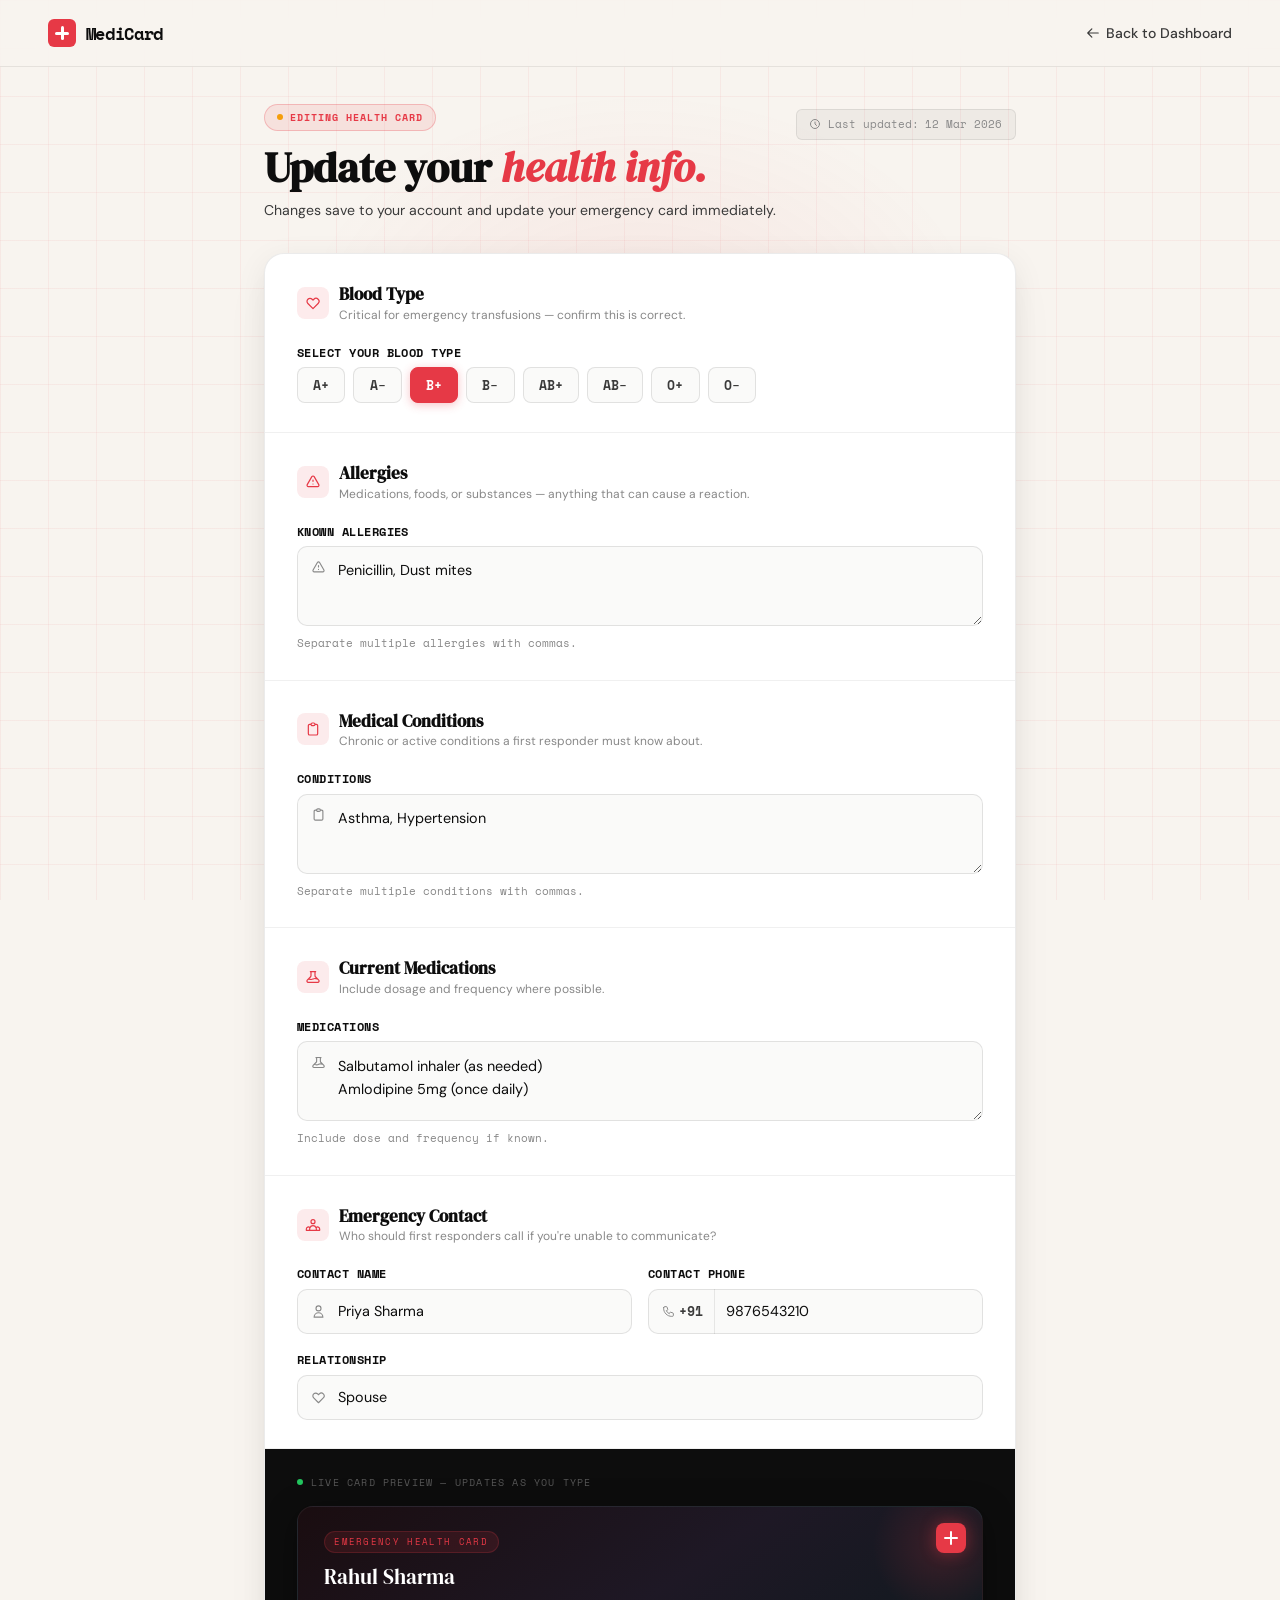
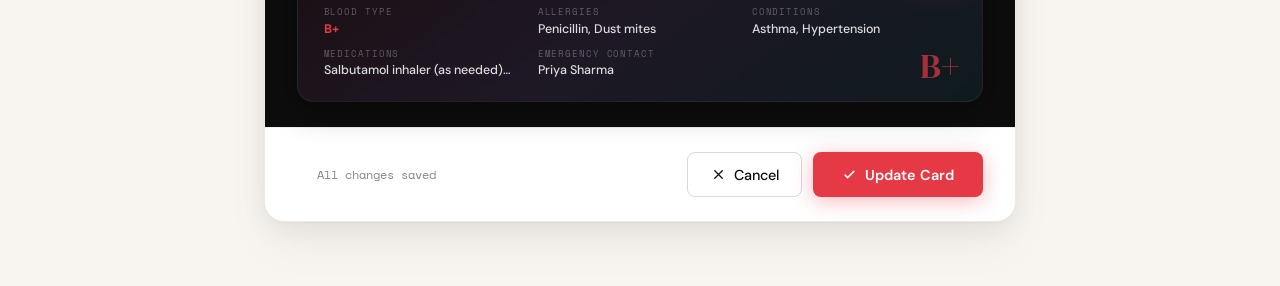
<file: form/form.html>
<!DOCTYPE html>
<html lang="en">

<head>
    <meta charset="UTF-8" />
    <meta name="viewport" content="width=device-width, initial-scale=1.0" />
    <title>MediCard — Edit Health Card</title>
    <link rel="preconnect" href="https://fonts.googleapis.com">
    <link
        href="https://fonts.googleapis.com/css2?family=DM+Serif+Display:ital@0;1&family=DM+Sans:wght@300;400;500;600&family=Space+Mono:wght@400;700&display=swap"
        rel="stylesheet">

    <link rel="stylesheet" href="form.css">
</head>

<body>

    <!-- BACKGROUND -->
    <div class="page-bg">
        <div class="bg-grid"></div>
        <div class="bg-glow"></div>
    </div>

    <!-- NAV -->
    <nav>
        <a class="nav-logo" href="../index.html">
            <div class="cross"></div>
            MediCard
        </a>
        <div class="nav-links">
            <a class="nav-back" href="../dashboard/dashboard.html">
                <svg fill="none" viewBox="0 0 24 24" stroke="currentColor" stroke-width="2">
                    <path stroke-linecap="round" stroke-linejoin="round" d="M10 19l-7-7m0 0l7-7m-7 7h18" />
                </svg>
                Back to Dashboard
            </a>
        </div>
    </nav>

    <!-- PAGE -->
    <div class="page-wrap">

        <!-- Page Header -->
        <div class="page-header">
            <div class="page-header-top">
                <div>
                    <div class="page-badge"><span class="dot"></span> Editing Health Card</div>
                    <h1>Update your <em>health info.</em></h1>
                    <p>Changes save to your account and update your emergency card immediately.</p>
                </div>
                <div class="last-updated">
                    <svg fill="none" viewBox="0 0 24 24" stroke="currentColor" stroke-width="2">
                        <path stroke-linecap="round" stroke-linejoin="round"
                            d="M12 8v4l3 3m6-3a9 9 0 11-18 0 9 9 0 0118 0z" />
                    </svg>
                    Last updated: <span id="lastUpdatedDate">12 Mar 2026</span>
                </div>
            </div>
        </div>

        <!-- Form Card -->
        <div class="form-card">

            <!-- ── SECTION 1: Blood Type ── -->
            <div class="form-section">
                <div class="section-label">
                    <div class="section-label-icon">
                        <svg fill="none" viewBox="0 0 24 24" stroke="currentColor" stroke-width="1.8">
                            <path stroke-linecap="round" stroke-linejoin="round"
                                d="M4.318 6.318a4.5 4.5 0 000 6.364L12 20.364l7.682-7.682a4.5 4.5 0 00-6.364-6.364L12 7.636l-1.318-1.318a4.5 4.5 0 00-6.364 0z" />
                        </svg>
                    </div>
                    <div class="section-label-text">
                        <h3>Blood Type</h3>
                        <p>Critical for emergency transfusions — confirm this is correct.</p>
                    </div>
                </div>
                <div class="fields">
                    <div class="field">
                        <label>Select your blood type</label>
                        <div class="blood-group" id="bloodGroup">
                            <div class="blood-pill" onclick="selectBlood(this)">A+</div>
                            <div class="blood-pill" onclick="selectBlood(this)">A−</div>
                            <div class="blood-pill" onclick="selectBlood(this)">B+</div>
                            <div class="blood-pill" onclick="selectBlood(this)">B−</div>
                            <div class="blood-pill" onclick="selectBlood(this)">AB+</div>
                            <div class="blood-pill" onclick="selectBlood(this)">AB−</div>
                            <div class="blood-pill" onclick="selectBlood(this)">O+</div>
                            <div class="blood-pill" onclick="selectBlood(this)">O−</div>
                        </div>
                        <span class="blood-error" id="bloodError">Please select a blood type.</span>
                    </div>
                </div>
            </div>

            <!-- ── SECTION 2: Allergies ── -->
            <div class="form-section">
                <div class="section-label">
                    <div class="section-label-icon">
                        <svg fill="none" viewBox="0 0 24 24" stroke="currentColor" stroke-width="1.8">
                            <path stroke-linecap="round" stroke-linejoin="round"
                                d="M12 9v2m0 4h.01m-6.938 4h13.856c1.54 0 2.502-1.667 1.732-3L13.732 4c-.77-1.333-2.694-1.333-3.464 0L3.34 16c-.77 1.333.192 3 1.732 3z" />
                        </svg>
                    </div>
                    <div class="section-label-text">
                        <h3>Allergies</h3>
                        <p>Medications, foods, or substances — anything that can cause a reaction.</p>
                    </div>
                </div>
                <div class="fields">
                    <div class="field">
                        <label for="allergiesInput">Known Allergies</label>
                        <div class="field-wrap">
                            <svg class="field-icon" style="top:0.85rem; align-self:flex-start;" fill="none"
                                viewBox="0 0 24 24" stroke="currentColor" stroke-width="1.8">
                                <path stroke-linecap="round" stroke-linejoin="round"
                                    d="M12 9v2m0 4h.01m-6.938 4h13.856c1.54 0 2.502-1.667 1.732-3L13.732 4c-.77-1.333-2.694-1.333-3.464 0L3.34 16c-.77 1.333.192 3 1.732 3z" />
                            </svg>
                            <textarea id="allergiesInput"
                                placeholder="e.g. Penicillin, Dust mites, Shellfish&#10;Type 'None' if no known allergies"></textarea>
                        </div>
                        <span class="field-hint">Separate multiple allergies with commas.</span>
                    </div>
                </div>
            </div>

            <!-- ── SECTION 3: Medical Conditions ── -->
            <div class="form-section">
                <div class="section-label">
                    <div class="section-label-icon">
                        <svg fill="none" viewBox="0 0 24 24" stroke="currentColor" stroke-width="1.8">
                            <path stroke-linecap="round" stroke-linejoin="round"
                                d="M9 5H7a2 2 0 00-2 2v12a2 2 0 002 2h10a2 2 0 002-2V7a2 2 0 00-2-2h-2M9 5a2 2 0 002 2h2a2 2 0 002-2M9 5a2 2 0 012-2h2a2 2 0 012 2" />
                        </svg>
                    </div>
                    <div class="section-label-text">
                        <h3>Medical Conditions</h3>
                        <p>Chronic or active conditions a first responder must know about.</p>
                    </div>
                </div>
                <div class="fields">
                    <div class="field">
                        <label for="conditionsInput">Conditions</label>
                        <div class="field-wrap">
                            <svg class="field-icon" style="top:0.85rem; align-self:flex-start;" fill="none"
                                viewBox="0 0 24 24" stroke="currentColor" stroke-width="1.8">
                                <path stroke-linecap="round" stroke-linejoin="round"
                                    d="M9 5H7a2 2 0 00-2 2v12a2 2 0 002 2h10a2 2 0 002-2V7a2 2 0 00-2-2h-2M9 5a2 2 0 002 2h2a2 2 0 002-2M9 5a2 2 0 012-2h2a2 2 0 012 2" />
                            </svg>
                            <textarea id="conditionsInput"
                                placeholder="e.g. Asthma, Type 2 Diabetes, Hypertension&#10;Type 'None' if no conditions"></textarea>
                        </div>
                        <span class="field-hint">Separate multiple conditions with commas.</span>
                    </div>
                </div>
            </div>

            <!-- ── SECTION 4: Medications ── -->
            <div class="form-section">
                <div class="section-label">
                    <div class="section-label-icon">
                        <svg fill="none" viewBox="0 0 24 24" stroke="currentColor" stroke-width="1.8">
                            <path stroke-linecap="round" stroke-linejoin="round"
                                d="M19.428 15.428a2 2 0 00-1.022-.547l-2.387-.477a6 6 0 00-3.86.517l-.318.158a6 6 0 01-3.86.517L6.05 15.21a2 2 0 00-1.806.547M8 4h8l-1 1v5.172a2 2 0 00.586 1.414l5 5c1.26 1.26.367 3.414-1.415 3.414H4.828c-1.782 0-2.674-2.154-1.414-3.414l5-5A2 2 0 009 10.172V5L8 4z" />
                        </svg>
                    </div>
                    <div class="section-label-text">
                        <h3>Current Medications</h3>
                        <p>Include dosage and frequency where possible.</p>
                    </div>
                </div>
                <div class="fields">
                    <div class="field">
                        <label for="medsInput">Medications</label>
                        <div class="field-wrap">
                            <svg class="field-icon" style="top:0.85rem; align-self:flex-start;" fill="none"
                                viewBox="0 0 24 24" stroke="currentColor" stroke-width="1.8">
                                <path stroke-linecap="round" stroke-linejoin="round"
                                    d="M19.428 15.428a2 2 0 00-1.022-.547l-2.387-.477a6 6 0 00-3.86.517l-.318.158a6 6 0 01-3.86.517L6.05 15.21a2 2 0 00-1.806.547M8 4h8l-1 1v5.172a2 2 0 00.586 1.414l5 5c1.26 1.26.367 3.414-1.415 3.414H4.828c-1.782 0-2.674-2.154-1.414-3.414l5-5A2 2 0 009 10.172V5L8 4z" />
                            </svg>
                            <textarea id="medsInput"
                                placeholder="e.g. Salbutamol inhaler (as needed)&#10;Amlodipine 5mg (once daily)&#10;Type 'None' if no current medications"></textarea>
                        </div>
                        <span class="field-hint">Include dose and frequency if known.</span>
                    </div>
                </div>
            </div>

            <!-- ── SECTION 5: Emergency Contact ── -->
            <div class="form-section">
                <div class="section-label">
                    <div class="section-label-icon">
                        <svg fill="none" viewBox="0 0 24 24" stroke="currentColor" stroke-width="1.8">
                            <path stroke-linecap="round" stroke-linejoin="round"
                                d="M17 20h5v-2a3 3 0 00-5.356-1.857M17 20H7m10 0v-2c0-.656-.126-1.283-.356-1.857M7 20H2v-2a3 3 0 015.356-1.857M7 20v-2c0-.656.126-1.283.356-1.857m0 0a5.002 5.002 0 019.288 0M15 7a3 3 0 11-6 0 3 3 0 016 0z" />
                        </svg>
                    </div>
                    <div class="section-label-text">
                        <h3>Emergency Contact</h3>
                        <p>Who should first responders call if you're unable to communicate?</p>
                    </div>
                </div>
                <div class="fields">
                    <div class="field-row">
                        <div class="field">
                            <label for="emNameInput">Contact Name</label>
                            <div class="field-wrap">
                                <svg class="field-icon" fill="none" viewBox="0 0 24 24" stroke="currentColor"
                                    stroke-width="1.8">
                                    <path stroke-linecap="round" stroke-linejoin="round"
                                        d="M16 7a4 4 0 11-8 0 4 4 0 018 0zM12 14a7 7 0 00-7 7h14a7 7 0 00-7-7z" />
                                </svg>
                                <input type="text" id="emNameInput" placeholder="e.g. Priya Sharma" />
                            </div>
                        </div>
                        <div class="field">
                            <label for="emPhoneInput">Contact Phone</label>
                            <div class="field-wrap">
                                <div class="phone-prefix">
                                    <svg viewBox="0 0 24 24" fill="none" stroke="currentColor" stroke-width="1.8">
                                        <path stroke-linecap="round" stroke-linejoin="round"
                                            d="M3 5a2 2 0 012-2h3.28a1 1 0 01.948.684l1.498 4.493a1 1 0 01-.502 1.21l-2.257 1.13a11.042 11.042 0 005.516 5.516l1.13-2.257a1 1 0 011.21-.502l4.493 1.498a1 1 0 01.684.949V19a2 2 0 01-2 2h-1C9.716 21 3 14.284 3 6V5z" />
                                    </svg>
                                    +91
                                </div>
                                <input type="tel" id="emPhoneInput" placeholder="98765 43210" inputmode="numeric"
                                    maxlength="10" />
                            </div>
                        </div>
                    </div>
                    <div class="field">
                        <label for="relationInput">Relationship</label>
                        <div class="field-wrap">
                            <svg class="field-icon" fill="none" viewBox="0 0 24 24" stroke="currentColor"
                                stroke-width="1.8">
                                <path stroke-linecap="round" stroke-linejoin="round"
                                    d="M4.318 6.318a4.5 4.5 0 000 6.364L12 20.364l7.682-7.682a4.5 4.5 0 00-6.364-6.364L12 7.636l-1.318-1.318a4.5 4.5 0 00-6.364 0z" />
                            </svg>
                            <input type="text" id="relationInput" placeholder="e.g. Spouse, Parent, Sibling" />
                        </div>
                    </div>
                </div>
            </div>

            <!-- ── LIVE PREVIEW STRIP ── -->
            <div class="preview-strip">
                <div class="preview-strip-label">Live card preview — updates as you type</div>
                <div class="mini-card">
                    <div class="mini-card-cross"></div>
                    <div class="mini-card-chip">Emergency Health Card</div>
                    <div class="mini-card-name" id="previewName">Rahul Sharma</div>
                    <div class="mini-card-grid">
                        <div class="mini-card-field">
                            <span class="mini-card-field-label">Blood Type</span>
                            <span class="mini-card-field-val blood" id="previewBlood">—</span>
                        </div>
                        <div class="mini-card-field">
                            <span class="mini-card-field-label">Allergies</span>
                            <span class="mini-card-field-val" id="previewAllergies">—</span>
                        </div>
                        <div class="mini-card-field">
                            <span class="mini-card-field-label">Conditions</span>
                            <span class="mini-card-field-val" id="previewConditions">—</span>
                        </div>
                        <div class="mini-card-field">
                            <span class="mini-card-field-label">Medications</span>
                            <span class="mini-card-field-val" id="previewMeds">—</span>
                        </div>
                        <div class="mini-card-field">
                            <span class="mini-card-field-label">Emergency Contact</span>
                            <span class="mini-card-field-val" id="previewEmContact">—</span>
                        </div>
                    </div>
                    <div class="mini-card-bloodtype" id="previewBloodBig">—</div>
                </div>
            </div>

            <!-- ── MSG BAR ── -->
            <div class="msg-bar" id="msgBar">
                <div class="msg" id="mainMsg" style="margin: 1rem 0 0;"></div>
            </div>

            <!-- ── ACTION BAR ── -->
            <div class="action-bar">
                <div class="action-bar-left">
                    <span class="unsaved-dot" id="unsavedDot"></span>
                    <span id="unsavedLabel">All changes saved</span>
                </div>
                <div class="action-bar-right">
                    <a href="../dashboard/dashboard.html" class="btn-outline">
                        <svg fill="none" viewBox="0 0 24 24" stroke="currentColor" stroke-width="2">
                            <path stroke-linecap="round" stroke-linejoin="round" d="M6 18L18 6M6 6l12 12" />
                        </svg>
                        Cancel
                    </a>
                    <button type="button" class="btn-primary" id="saveBtn" onclick="saveCard()">
                        <svg fill="none" viewBox="0 0 24 24" stroke="currentColor" stroke-width="2.5">
                            <path stroke-linecap="round" stroke-linejoin="round" d="M5 13l4 4L19 7" />
                        </svg>
                        Update Card
                    </button>
                </div>
            </div>

        </div><!-- /form-card -->
    </div>

    <!-- ════════════════════════════════════════
     JAVASCRIPT
════════════════════════════════════════ -->
    <script>
        /* ── DEMO DATA ────────────────────────────────────────────
           In production, DashboardServlet passes this via JSP:
           request.setAttribute("healthCard", cardObj)
           Then JSP injects it as a JS object below.
           For now we simulate pre-filled data.
        ───────────────────────────────────────────────────────── */
        const EXISTING_DATA = {
            name: 'Rahul Sharma',
            bloodType: 'B+',
            allergies: 'Penicillin, Dust mites',
            conditions: 'Asthma, Hypertension',
            medications: 'Salbutamol inhaler (as needed)\nAmlodipine 5mg (once daily)',
            emergencyContact: 'Priya Sharma',
            emergencyPhone: '9876543210',
            relation: 'Spouse',
            lastUpdated: '12 Mar 2026',
        };

        /* ── STATE ──────────────────────────────────────────────── */
        let selectedBlood = '';
        let isDirty = false;  // tracks unsaved changes

        /* ── PRE-FILL ON LOAD ───────────────────────────────────── */
        window.addEventListener('DOMContentLoaded', function () {
            // Pre-fill fields with existing data
            document.getElementById('allergiesInput').value = EXISTING_DATA.allergies;
            document.getElementById('conditionsInput').value = EXISTING_DATA.conditions;
            document.getElementById('medsInput').value = EXISTING_DATA.medications;
            document.getElementById('emNameInput').value = EXISTING_DATA.emergencyContact;
            document.getElementById('emPhoneInput').value = EXISTING_DATA.emergencyPhone;
            document.getElementById('relationInput').value = EXISTING_DATA.relation;
            document.getElementById('lastUpdatedDate').textContent = EXISTING_DATA.lastUpdated;

            // Pre-select blood type pill
            document.querySelectorAll('.blood-pill').forEach(function (pill) {
                if (pill.textContent.trim() === EXISTING_DATA.bloodType) {
                    pill.classList.add('selected');
                    selectedBlood = EXISTING_DATA.bloodType;
                }
            });

            // Initial preview render
            updatePreview();

            // Watch all fields for changes
            ['allergiesInput', 'conditionsInput', 'medsInput', 'emNameInput', 'emPhoneInput', 'relationInput']
                .forEach(function (id) {
                    document.getElementById(id).addEventListener('input', function () {
                        markDirty();
                        updatePreview();
                    });
                });

            // Phone digit-only filter
            document.getElementById('emPhoneInput').addEventListener('input', function () {
                this.value = this.value.replace(/\D/g, '').slice(0, 10);
            });
        });

        /* ── BLOOD TYPE SELECTION ───────────────────────────────── */
        function selectBlood(el) {
            document.querySelectorAll('.blood-pill').forEach(p => p.classList.remove('selected'));
            el.classList.add('selected');
            selectedBlood = el.textContent.trim();
            document.getElementById('bloodError').classList.remove('show');
            markDirty();
            updatePreview();
        }

        /* ── UNSAVED CHANGES INDICATOR ──────────────────────────── */
        function markDirty() {
            if (isDirty) return;
            isDirty = true;
            document.getElementById('unsavedDot').classList.add('show');
            document.getElementById('unsavedLabel').textContent = 'Unsaved changes';
        }
        function markClean() {
            isDirty = false;
            document.getElementById('unsavedDot').classList.remove('show');
            document.getElementById('unsavedLabel').textContent = 'All changes saved';
        }

        /* ── LIVE PREVIEW ───────────────────────────────────────── */
        function updatePreview() {
            const allergies = document.getElementById('allergiesInput').value.trim() || '—';
            const conditions = document.getElementById('conditionsInput').value.trim() || '—';
            const meds = document.getElementById('medsInput').value.trim() || '—';
            const emName = document.getElementById('emNameInput').value.trim() || '—';
            const blood = selectedBlood || '—';

            // truncate long text for preview
            function trunc(str, n) {
                return str.length > n ? str.slice(0, n) + '…' : str;
            }

            document.getElementById('previewBlood').textContent = blood;
            document.getElementById('previewBloodBig').textContent = blood;
            document.getElementById('previewAllergies').textContent = trunc(allergies, 24);
            document.getElementById('previewConditions').textContent = trunc(conditions, 24);
            document.getElementById('previewMeds').textContent = trunc(meds, 30);
            document.getElementById('previewEmContact').textContent = trunc(emName, 20);
        }

        /* ── FEEDBACK MESSAGES ──────────────────────────────────── */
        const ICONS = {
            success: '<svg fill="none" viewBox="0 0 24 24" stroke="currentColor" stroke-width="2"><path stroke-linecap="round" stroke-linejoin="round" d="M9 12l2 2 4-4m6 2a9 9 0 11-18 0 9 9 0 0118 0z"/></svg>',
            error: '<svg fill="none" viewBox="0 0 24 24" stroke="currentColor" stroke-width="2"><path stroke-linecap="round" stroke-linejoin="round" d="M12 9v2m0 4h.01m-6.938 4h13.856c1.54 0 2.502-1.667 1.732-3L13.732 4c-.77-1.333-2.694-1.333-3.464 0L3.34 16c-.77 1.333.192 3 1.732 3z"/></svg>',
        };
        function showMsg(type, text) {
            const bar = document.getElementById('msgBar');
            const el = document.getElementById('mainMsg');
            el.className = 'msg ' + type + ' show';
            el.innerHTML = ICONS[type] + '<span>' + text + '</span>';
            bar.classList.add('show');
        }
        function clearMsg() {
            document.getElementById('mainMsg').className = 'msg';
            document.getElementById('msgBar').classList.remove('show');
        }
        function markError(id) { document.getElementById(id).classList.add('error'); }
        function clearError(id) { document.getElementById(id).classList.remove('error'); }

        /* ── SAVE / UPDATE CARD ─────────────────────────────────── */
        function saveCard() {
            clearMsg();
            let ok = true;

            if (!selectedBlood) {
                document.getElementById('bloodError').classList.add('show');
                ok = false;
            }

            const allergies = document.getElementById('allergiesInput').value.trim();
            const conditions = document.getElementById('conditionsInput').value.trim();
            const meds = document.getElementById('medsInput').value.trim();
            const emName = document.getElementById('emNameInput').value.trim();
            const emPhone = document.getElementById('emPhoneInput').value.replace(/\s/g, '').trim();

            if (!allergies) { markError('allergiesInput'); ok = false; } else clearError('allergiesInput');
            if (!conditions) { markError('conditionsInput'); ok = false; } else clearError('conditionsInput');
            if (!meds) { markError('medsInput'); ok = false; } else clearError('medsInput');
            if (!emName) { markError('emNameInput'); ok = false; } else clearError('emNameInput');
            if (emPhone && !/^[6-9]\d{9}$/.test(emPhone)) {
                markError('emPhoneInput'); ok = false;
            } else { clearError('emPhoneInput'); }

            if (!ok) {
                showMsg('error', 'Please fill all required fields correctly.');
                window.scrollTo({ top: 0, behavior: 'smooth' });
                return;
            }

            const payload = {
                blood_type: selectedBlood,
                allergies: allergies,
                conditions: conditions,
                medications: meds,
                emergency_contact: emName,
                emergency_phone: '+91' + emPhone,
                relation: document.getElementById('relationInput').value.trim(),
            };

            // ── DEMO MODE ──────────────────────────────────────────────
            // In production: POST to /health-form → FormServlet
            //   UPDATE health_cards SET ... WHERE user_id = session.user_id
            // ──────────────────────────────────────────────────────────
            console.log('%c💾 Health Card Update (Demo)', 'color:#22C55E;font-weight:bold;font-size:13px');
            console.table(payload);
            console.log('Production: POST /health-form → FormServlet → UPDATE health_cards WHERE user_id = ?');

            // Simulate save
            const saveBtn = document.getElementById('saveBtn');
            saveBtn.disabled = true;
            saveBtn.innerHTML = '<svg fill="none" viewBox="0 0 24 24" stroke="currentColor" stroke-width="2.5" width="15" height="15"><path stroke-linecap="round" stroke-linejoin="round" d="M5 13l4 4L19 7"/></svg> Saving…';

            setTimeout(function () {
                saveBtn.disabled = false;
                saveBtn.innerHTML = '<svg fill="none" viewBox="0 0 24 24" stroke="currentColor" stroke-width="2.5" width="15" height="15"><path stroke-linecap="round" stroke-linejoin="round" d="M5 13l4 4L19 7"/></svg> Update Card';

                markClean();
                // update last updated date
                const today = new Date().toLocaleDateString('en-IN', { day: 'numeric', month: 'short', year: 'numeric' });
                document.getElementById('lastUpdatedDate').textContent = today;

                showMsg('success', 'Health card updated successfully! Your emergency card now reflects these changes.');

                // Redirect to dashboard after a moment
                setTimeout(function () {
                    window.location.href = '../dashboard/dashboard.html';
                }, 2000);
            }, 900);
        }

        /* ── WARN BEFORE LEAVING WITH UNSAVED CHANGES ──────────── */
        window.addEventListener('beforeunload', function (e) {
            if (isDirty) {
                e.preventDefault();
                e.returnValue = '';
            }
        });
    </script>

</body>

</html>
</file>
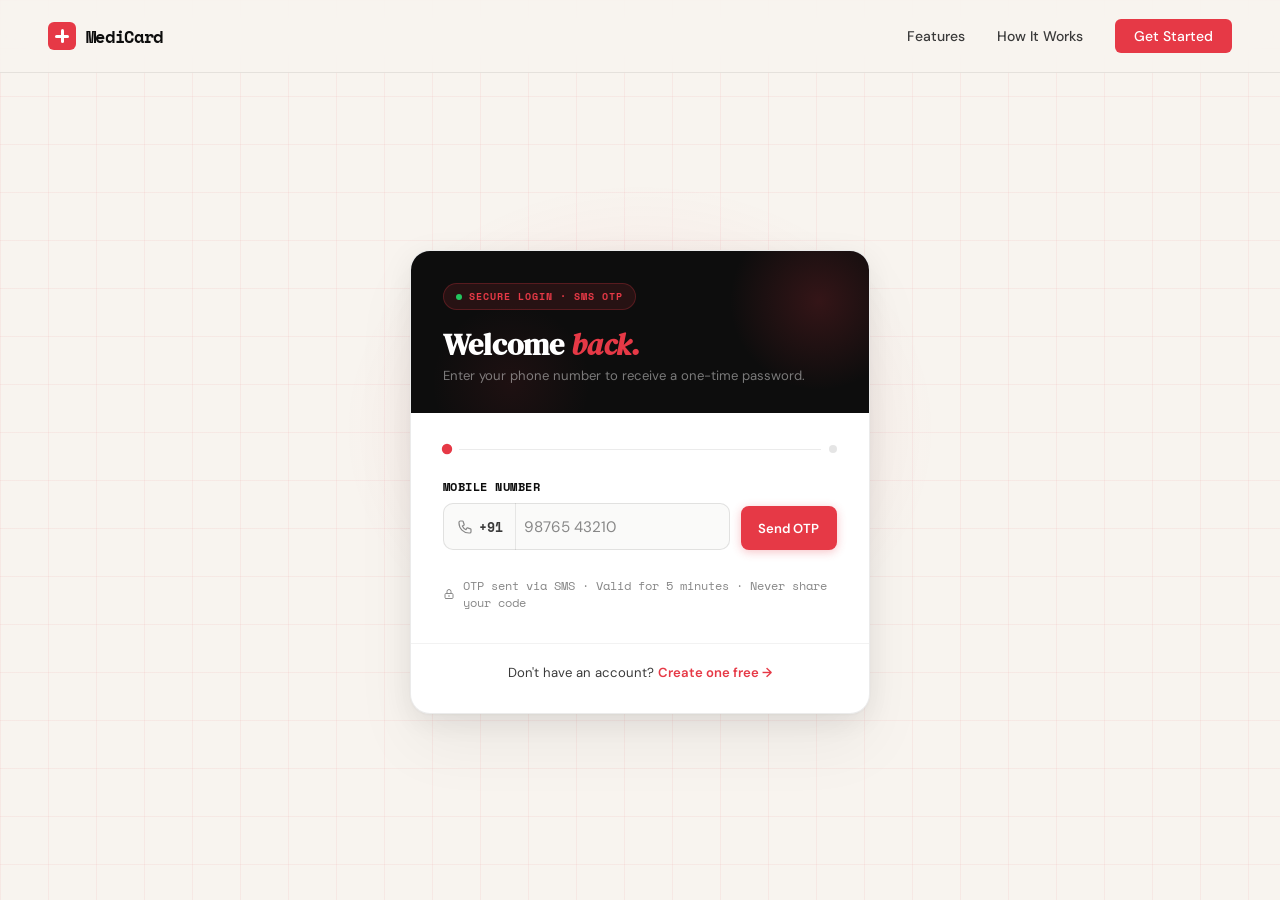
<file: login/login.html>
<!DOCTYPE html>
<html lang="en">

<head>
    <meta charset="UTF-8" />
    <meta name="viewport" content="width=device-width, initial-scale=1.0" />
    <title>MediCard — Sign In via Phone</title>
    <link rel="preconnect" href="https://fonts.googleapis.com">
    <link
        href="https://fonts.googleapis.com/css2?family=DM+Serif+Display:ital@0;1&family=DM+Sans:wght@300;400;500;600&family=Space+Mono:wght@400;700&display=swap"
        rel="stylesheet">

    <style>
        /* ═══════════════════════════════════════
       DESIGN TOKENS — exact copy from index.html
    ═══════════════════════════════════════ */
        :root {
            --red: #E63946;
            --red-deep: #B5202D;
            --cream: #F8F4EF;
            --ink: #0D0D0D;
            --ink-muted: #3A3A3A;
            --ink-light: #888;
            --white: #FFFFFF;
            --card-bg: #1A1A1A;
            --card-border: #333;
            --pulse-green: #22C55E;
        }

        *,
        *::before,
        *::after {
            box-sizing: border-box;
            margin: 0;
            padding: 0;
        }

        html {
            scroll-behavior: smooth;
        }

        body {
            font-family: 'DM Sans', sans-serif;
            background: var(--cream);
            color: var(--ink);
            min-height: 100vh;
            overflow-x: hidden;
        }

        /* ═══════════════════════════════════════
       NAV — identical to index.html
    ═══════════════════════════════════════ */
        nav {
            position: fixed;
            top: 0;
            left: 0;
            right: 0;
            z-index: 100;
            display: flex;
            align-items: center;
            justify-content: space-between;
            padding: 1.2rem 3rem;
            background: rgba(248, 244, 239, 0.85);
            backdrop-filter: blur(16px);
            border-bottom: 1px solid rgba(0, 0, 0, 0.08);
        }

        .nav-logo {
            display: flex;
            align-items: center;
            gap: 0.6rem;
            font-family: 'Space Mono', monospace;
            font-weight: 700;
            font-size: 1.05rem;
            letter-spacing: -0.02em;
            text-decoration: none;
            color: var(--ink);
        }

        .nav-logo .cross {
            width: 28px;
            height: 28px;
            background: var(--red);
            border-radius: 6px;
            position: relative;
            display: flex;
            align-items: center;
            justify-content: center;
            flex-shrink: 0;
        }

        .nav-logo .cross::before,
        .nav-logo .cross::after {
            content: '';
            position: absolute;
            background: white;
            border-radius: 2px;
        }

        .nav-logo .cross::before {
            width: 14px;
            height: 3px;
        }

        .nav-logo .cross::after {
            width: 3px;
            height: 14px;
        }

        .nav-links {
            display: flex;
            gap: 2rem;
            align-items: center;
        }

        .nav-links a {
            text-decoration: none;
            color: var(--ink-muted);
            font-size: 0.875rem;
            font-weight: 500;
            transition: color 0.2s;
        }

        .nav-links a:hover {
            color: var(--red);
        }

        .nav-cta {
            background: var(--red);
            color: white !important;
            padding: 0.5rem 1.2rem;
            border-radius: 6px;
            transition: background 0.2s !important;
        }

        .nav-cta:hover {
            background: var(--red-deep) !important;
        }

        /* ═══════════════════════════════════════
       PAGE BACKGROUND — same grid + glow as hero
    ═══════════════════════════════════════ */
        .page-bg {
            position: fixed;
            inset: 0;
            z-index: 0;
            pointer-events: none;
        }

        .bg-grid {
            position: absolute;
            inset: 0;
            background-image:
                linear-gradient(rgba(230, 57, 70, 0.06) 1px, transparent 1px),
                linear-gradient(90deg, rgba(230, 57, 70, 0.06) 1px, transparent 1px);
            background-size: 48px 48px;
        }

        .bg-glow {
            position: absolute;
            top: 20%;
            left: 50%;
            transform: translateX(-50%);
            width: 600px;
            height: 500px;
            background: radial-gradient(ellipse at center, rgba(230, 57, 70, 0.10) 0%, transparent 70%);
        }

        /* ═══════════════════════════════════════
       MAIN LAYOUT
    ═══════════════════════════════════════ */
        .page-wrap {
            position: relative;
            z-index: 1;
            min-height: 100vh;
            display: flex;
            align-items: center;
            justify-content: center;
            padding: 7rem 1.5rem 3rem;
        }

        /* ═══════════════════════════════════════
       LOGIN CARD
    ═══════════════════════════════════════ */
        .login-card {
            width: 100%;
            max-width: 460px;
            background: white;
            border-radius: 20px;
            border: 1px solid rgba(0, 0, 0, 0.08);
            box-shadow:
                0 1px 3px rgba(0, 0, 0, 0.04),
                0 8px 32px rgba(0, 0, 0, 0.08),
                0 32px 64px rgba(0, 0, 0, 0.05);
            overflow: hidden;
            animation: cardIn 0.55s cubic-bezier(0.16, 1, 0.3, 1) both;
        }

        @keyframes cardIn {
            from {
                opacity: 0;
                transform: translateY(24px) scale(0.98);
            }

            to {
                opacity: 1;
                transform: translateY(0) scale(1);
            }
        }

        /* card header strip */
        .card-header {
            background: var(--ink);
            padding: 2rem 2rem 1.8rem;
            position: relative;
            overflow: hidden;
        }

        .card-header::before {
            content: '';
            position: absolute;
            top: -40px;
            right: -40px;
            width: 180px;
            height: 180px;
            background: radial-gradient(circle, rgba(230, 57, 70, 0.18) 0%, transparent 70%);
            border-radius: 50%;
        }

        .card-header::after {
            content: '';
            position: absolute;
            bottom: -50px;
            left: 20px;
            width: 160px;
            height: 160px;
            background: radial-gradient(circle, rgba(230, 57, 70, 0.08) 0%, transparent 70%);
            border-radius: 50%;
        }

        .header-badge {
            display: inline-flex;
            align-items: center;
            gap: 0.45rem;
            background: rgba(230, 57, 70, 0.12);
            border: 1px solid rgba(230, 57, 70, 0.25);
            color: var(--red);
            font-family: 'Space Mono', monospace;
            font-size: 0.62rem;
            font-weight: 700;
            letter-spacing: 0.1em;
            text-transform: uppercase;
            padding: 0.3rem 0.75rem;
            border-radius: 100px;
            margin-bottom: 1.1rem;
            position: relative;
            z-index: 1;
        }

        .header-badge .dot {
            width: 6px;
            height: 6px;
            border-radius: 50%;
            background: var(--pulse-green);
            animation: pulse-dot 1.5s ease-in-out infinite;
        }

        @keyframes pulse-dot {

            0%,
            100% {
                opacity: 1;
                transform: scale(1);
            }

            50% {
                opacity: 0.5;
                transform: scale(0.7);
            }
        }

        .card-header h1 {
            font-family: 'DM Serif Display', serif;
            font-size: 1.9rem;
            color: white;
            line-height: 1.1;
            position: relative;
            z-index: 1;
        }

        .card-header h1 em {
            font-style: italic;
            color: var(--red);
        }

        .card-header p {
            font-size: 0.82rem;
            color: rgba(255, 255, 255, 0.45);
            margin-top: 0.4rem;
            position: relative;
            z-index: 1;
        }

        /* card body */
        .card-body {
            padding: 2rem;
        }

        /* ═══════════════════════════════════════
       STEPS — email step & otp step
    ═══════════════════════════════════════ */
        .step {
            display: none;
            flex-direction: column;
            gap: 1.2rem;
        }

        .step.active {
            display: flex;
            animation: stepIn 0.35s cubic-bezier(0.16, 1, 0.3, 1) both;
        }

        @keyframes stepIn {
            from {
                opacity: 0;
                transform: translateX(12px);
            }

            to {
                opacity: 1;
                transform: translateX(0);
            }
        }

        /* ═══════════════════════════════════════
       FORM ELEMENTS
    ═══════════════════════════════════════ */
        .field {
            display: flex;
            flex-direction: column;
            gap: 0.45rem;
        }

        .field label {
            font-size: 0.78rem;
            font-weight: 600;
            color: var(--ink);
            font-family: 'Space Mono', monospace;
            letter-spacing: 0.04em;
            text-transform: uppercase;
        }

        .field-wrap {
            position: relative;
            display: flex;
            align-items: center;
        }

        .field-icon {
            position: absolute;
            left: 0.9rem;
            width: 16px;
            height: 16px;
            color: var(--ink-light);
            pointer-events: none;
            flex-shrink: 0;
        }

        .field input {
            width: 100%;
            padding: 0.78rem 0.9rem 0.78rem 2.6rem;
            background: #FAFAF9;
            border: 1.5px solid rgba(0, 0, 0, 0.1);
            border-radius: 10px;
            font-family: 'DM Sans', sans-serif;
            font-size: 0.95rem;
            color: var(--ink);
            transition: border-color 0.2s, box-shadow 0.2s, background 0.2s;
            outline: none;
        }

        .field input::placeholder {
            color: var(--ink-light);
        }

        .field input:focus {
            border-color: var(--red);
            background: white;
            box-shadow: 0 0 0 3px rgba(230, 57, 70, 0.1);
        }

        .field input.error {
            border-color: var(--red);
            background: rgba(230, 57, 70, 0.03);
        }

        /* phone prefix */
        .phone-prefix {
            position: absolute;
            left: 0;
            height: 100%;
            display: flex;
            align-items: center;
            gap: 0.35rem;
            padding: 0 0.75rem 0 0.9rem;
            border-right: 1.5px solid rgba(0, 0, 0, 0.08);
            font-family: 'Space Mono', monospace;
            font-size: 0.82rem;
            font-weight: 700;
            color: var(--ink-muted);
            pointer-events: none;
            white-space: nowrap;
        }

        .phone-prefix svg {
            color: var(--ink-light);
        }

        /* override default icon padding when phone-prefix is present */
        .field-wrap input[type="tel"] {
            padding-left: 5rem;
        }

        /* OTP input — large digits */
        .otp-wrap {
            display: flex;
            gap: 0.6rem;
            justify-content: center;
        }

        .otp-wrap input {
            width: 52px;
            height: 60px;
            text-align: center;
            padding: 0;
            font-family: 'Space Mono', monospace;
            font-size: 1.5rem;
            font-weight: 700;
            letter-spacing: 0;
            background: #FAFAF9;
            border: 1.5px solid rgba(0, 0, 0, 0.1);
            border-radius: 10px;
            caret-color: var(--red);
            transition: border-color 0.2s, box-shadow 0.2s;
            outline: none;
        }

        .otp-wrap input:focus {
            border-color: var(--red);
            background: white;
            box-shadow: 0 0 0 3px rgba(230, 57, 70, 0.1);
        }

        .otp-wrap input.error {
            border-color: var(--red);
            background: rgba(230, 57, 70, 0.04);
        }

        /* ═══════════════════════════════════════
       BUTTONS — exact styles from index.html
    ═══════════════════════════════════════ */
        .btn-primary {
            background: var(--red);
            color: white;
            padding: 0.85rem 2rem;
            border-radius: 8px;
            font-family: 'DM Sans', sans-serif;
            font-size: 0.95rem;
            font-weight: 600;
            border: none;
            cursor: pointer;
            width: 100%;
            transition: background 0.2s, transform 0.15s, box-shadow 0.2s;
            box-shadow: 0 4px 20px rgba(230, 57, 70, 0.35);
            display: flex;
            align-items: center;
            justify-content: center;
            gap: 0.5rem;
        }

        .btn-primary:hover {
            background: var(--red-deep);
            transform: translateY(-2px);
            box-shadow: 0 8px 28px rgba(230, 57, 70, 0.4);
        }

        .btn-primary:active {
            transform: translateY(0);
        }

        .btn-primary:disabled {
            background: #ccc;
            box-shadow: none;
            cursor: not-allowed;
            transform: none;
        }

        .btn-outline {
            background: transparent;
            color: var(--ink);
            padding: 0.85rem 2rem;
            border-radius: 8px;
            font-family: 'DM Sans', sans-serif;
            font-size: 0.95rem;
            font-weight: 500;
            border: 1.5px solid rgba(0, 0, 0, 0.15);
            cursor: pointer;
            width: 100%;
            transition: border-color 0.2s, color 0.2s, transform 0.15s;
            display: flex;
            align-items: center;
            justify-content: center;
            gap: 0.5rem;
        }

        .btn-outline:hover {
            border-color: var(--red);
            color: var(--red);
            transform: translateY(-2px);
        }

        /* small inline ghost button for "change email" */
        .btn-ghost-sm {
            background: none;
            border: none;
            cursor: pointer;
            font-family: 'DM Sans', sans-serif;
            font-size: 0.78rem;
            color: var(--ink-light);
            text-decoration: underline;
            text-underline-offset: 2px;
            transition: color 0.2s;
            padding: 0;
        }

        .btn-ghost-sm:hover {
            color: var(--red);
        }

        /* ═══════════════════════════════════════
       SEND OTP ROW
    ═══════════════════════════════════════ */
        .send-row {
            display: flex;
            gap: 0.7rem;
            align-items: flex-end;
        }

        .send-row .field {
            flex: 1;
        }

        .btn-send {
            background: var(--red);
            color: white;
            padding: 0 1.1rem;
            height: 44px;
            border-radius: 8px;
            border: none;
            font-family: 'DM Sans', sans-serif;
            font-size: 0.82rem;
            font-weight: 600;
            cursor: pointer;
            white-space: nowrap;
            flex-shrink: 0;
            transition: background 0.2s, transform 0.15s;
            box-shadow: 0 2px 10px rgba(230, 57, 70, 0.3);
        }

        .btn-send:hover {
            background: var(--red-deep);
            transform: translateY(-1px);
        }

        .btn-send:disabled {
            background: #ddd;
            color: #aaa;
            box-shadow: none;
            cursor: not-allowed;
            transform: none;
        }

        /* ═══════════════════════════════════════
       FEEDBACK MESSAGES
    ═══════════════════════════════════════ */
        .msg {
            display: none;
            align-items: center;
            gap: 0.6rem;
            padding: 0.75rem 1rem;
            border-radius: 8px;
            font-size: 0.82rem;
            font-weight: 500;
            animation: msgIn 0.3s ease both;
        }

        @keyframes msgIn {
            from {
                opacity: 0;
                transform: translateY(-4px);
            }

            to {
                opacity: 1;
                transform: translateY(0);
            }
        }

        .msg.show {
            display: flex;
        }

        .msg.success {
            background: rgba(34, 197, 94, 0.1);
            border: 1px solid rgba(34, 197, 94, 0.25);
            color: #15803d;
        }

        .msg.error {
            background: rgba(230, 57, 70, 0.08);
            border: 1px solid rgba(230, 57, 70, 0.25);
            color: var(--red-deep);
        }

        .msg svg {
            width: 16px;
            height: 16px;
            flex-shrink: 0;
        }

        /* ═══════════════════════════════════════
       STEP INDICATOR
    ═══════════════════════════════════════ */
        .step-indicator {
            display: flex;
            align-items: center;
            gap: 0.5rem;
            margin-bottom: 1.5rem;
        }

        .step-dot {
            width: 8px;
            height: 8px;
            border-radius: 50%;
            background: rgba(0, 0, 0, 0.1);
            transition: background 0.3s, transform 0.3s;
        }

        .step-dot.active {
            background: var(--red);
            transform: scale(1.3);
        }

        .step-dot.done {
            background: var(--pulse-green);
        }

        .step-line {
            flex: 1;
            height: 1px;
            background: rgba(0, 0, 0, 0.08);
            position: relative;
            overflow: hidden;
        }

        .step-line-fill {
            position: absolute;
            top: 0;
            left: 0;
            bottom: 0;
            background: var(--pulse-green);
            width: 0%;
            transition: width 0.5s cubic-bezier(0.16, 1, 0.3, 1);
        }

        /* ═══════════════════════════════════════
       RESEND TIMER
    ═══════════════════════════════════════ */
        .resend-row {
            display: flex;
            align-items: center;
            justify-content: space-between;
            font-size: 0.78rem;
            color: var(--ink-light);
        }

        .resend-row .email-display {
            font-family: 'Space Mono', monospace;
            font-size: 0.72rem;
            color: var(--ink-muted);
            background: rgba(0, 0, 0, 0.04);
            padding: 0.2rem 0.6rem;
            border-radius: 4px;
        }

        #resendBtn {
            background: none;
            border: none;
            cursor: pointer;
            font-family: 'DM Sans', sans-serif;
            font-size: 0.78rem;
            color: var(--red);
            font-weight: 600;
            padding: 0;
            text-decoration: underline;
            text-underline-offset: 2px;
            transition: color 0.2s;
        }

        #resendBtn:hover {
            color: var(--red-deep);
        }

        #resendBtn:disabled {
            color: var(--ink-light);
            text-decoration: none;
            cursor: default;
        }

        #timerDisplay {
            font-family: 'Space Mono', monospace;
            font-size: 0.72rem;
            color: var(--ink-light);
        }

        /* ═══════════════════════════════════════
       DIVIDER + FOOTER LINK
    ═══════════════════════════════════════ */
        .divider {
            display: flex;
            align-items: center;
            gap: 0.8rem;
            margin: 0.2rem 0;
        }

        .divider::before,
        .divider::after {
            content: '';
            flex: 1;
            height: 1px;
            background: rgba(0, 0, 0, 0.08);
        }

        .divider span {
            font-size: 0.72rem;
            color: var(--ink-light);
            font-family: 'Space Mono', monospace;
        }

        .card-footer {
            padding: 1.2rem 2rem 2rem;
            text-align: center;
            border-top: 1px solid rgba(0, 0, 0, 0.05);
        }

        .card-footer p {
            font-size: 0.82rem;
            color: var(--ink-muted);
        }

        .card-footer a {
            color: var(--red);
            font-weight: 600;
            text-decoration: none;
            transition: color 0.2s;
        }

        .card-footer a:hover {
            color: var(--red-deep);
        }

        /* ═══════════════════════════════════════
       SUCCESS STATE
    ═══════════════════════════════════════ */
        .success-state {
            display: none;
            flex-direction: column;
            align-items: center;
            text-align: center;
            gap: 1rem;
            padding: 1rem 0;
        }

        .success-state.active {
            display: flex;
            animation: stepIn 0.4s ease both;
        }

        .success-icon {
            width: 64px;
            height: 64px;
            background: rgba(34, 197, 94, 0.12);
            border-radius: 50%;
            display: flex;
            align-items: center;
            justify-content: center;
            animation: popIn 0.5s cubic-bezier(0.16, 1, 0.3, 1) 0.1s both;
        }

        @keyframes popIn {
            from {
                transform: scale(0.5);
                opacity: 0;
            }

            to {
                transform: scale(1);
                opacity: 1;
            }
        }

        .success-icon svg {
            width: 28px;
            height: 28px;
            color: var(--pulse-green);
        }

        .success-state h3 {
            font-family: 'DM Serif Display', serif;
            font-size: 1.4rem;
            color: var(--ink);
        }

        .success-state p {
            font-size: 0.85rem;
            color: var(--ink-muted);
            line-height: 1.6;
        }

        /* ═══════════════════════════════════════
       SECURITY NOTE
    ═══════════════════════════════════════ */
        .security-note {
            display: flex;
            align-items: center;
            gap: 0.5rem;
            font-size: 0.72rem;
            color: var(--ink-light);
            font-family: 'Space Mono', monospace;
            justify-content: center;
            margin-top: 0.5rem;
        }

        .security-note svg {
            width: 12px;
            height: 12px;
            flex-shrink: 0;
        }

        /* ═══════════════════════════════════════
       RESPONSIVE
    ═══════════════════════════════════════ */
        @media (max-width: 768px) {
            nav {
                padding: 1rem 1.5rem;
            }

            .nav-links {
                display: none;
            }

            .page-wrap {
                padding: 5.5rem 1rem 2rem;
                align-items: flex-start;
            }

            .login-card {
                max-width: 100%;
                border-radius: 16px;
            }
        }
    </style>
</head>

<body>

    <!-- BACKGROUND -->
    <div class="page-bg">
        <div class="bg-grid"></div>
        <div class="bg-glow"></div>
    </div>

    <!-- NAV — identical to index.html -->
    <nav>
        <a class="nav-logo" href="../index.html">
            <div class="cross"></div>
            MediCard
        </a>
        <div class="nav-links">
            <a href="../index.html#features">Features</a>
            <a href="../index.html#how-it-works">How It Works</a>
            <a href="../Register/register.html" class="nav-cta">Get Started</a>
        </div>
    </nav>

    <!-- PAGE -->
    <div class="page-wrap">
        <div class="login-card">

            <!-- Card Header -->
            <div class="card-header">
                <div class="header-badge">
                    <span class="dot"></span>
                    Secure Login · SMS OTP
                </div>
                <h1>Welcome <em>back.</em></h1>
                <p>Enter your phone number to receive a one-time password.</p>
            </div>

            <!-- Card Body -->
            <div class="card-body">

                <!-- Step indicator -->
                <div class="step-indicator" id="stepIndicator">
                    <div class="step-dot active" id="dot1"></div>
                    <div class="step-line">
                        <div class="step-line-fill" id="stepLine"></div>
                    </div>
                    <div class="step-dot" id="dot2"></div>
                </div>

                <!-- ── STEP 1: Email + Send OTP ── -->
                <div class="step active" id="step1">

                    <div class="msg" id="msg1"></div>

                    <div class="send-row">
                        <div class="field">
                            <label for="phoneInput">Mobile Number</label>
                            <div class="field-wrap">
                                <!-- country code prefix -->
                                <div class="phone-prefix">
                                    <svg width="16" height="16" viewBox="0 0 24 24" fill="none" stroke="currentColor"
                                        stroke-width="1.8">
                                        <path stroke-linecap="round" stroke-linejoin="round"
                                            d="M3 5a2 2 0 012-2h3.28a1 1 0 01.948.684l1.498 4.493a1 1 0 01-.502 1.21l-2.257 1.13a11.042 11.042 0 005.516 5.516l1.13-2.257a1 1 0 011.21-.502l4.493 1.498a1 1 0 01.684.949V19a2 2 0 01-2 2h-1C9.716 21 3 14.284 3 6V5z" />
                                    </svg>
                                    <span>+91</span>
                                </div>
                                <input type="tel" id="phoneInput" placeholder="98765 43210" inputmode="numeric"
                                    maxlength="10" autocomplete="tel-national" />
                            </div>
                        </div>
                        <!-- BUG FIX 3: type="button" prevents form submission -->
                        <button type="button" class="btn-send" id="sendOtpBtn" onclick="sendOTP()">
                            Send OTP
                        </button>
                    </div>

                    <div class="security-note">
                        <svg fill="none" viewBox="0 0 24 24" stroke="currentColor" stroke-width="2">
                            <path stroke-linecap="round" stroke-linejoin="round"
                                d="M12 15v2m-6 4h12a2 2 0 002-2v-6a2 2 0 00-2-2H6a2 2 0 00-2 2v6a2 2 0 002 2zm10-10V7a4 4 0 00-8 0v4h8z" />
                        </svg>
                        OTP sent via SMS · Valid for 5 minutes · Never share your code
                    </div>

                </div><!-- /step1 -->

                <!-- ── STEP 2: OTP Verify ── -->
                <div class="step" id="step2">

                    <div class="msg" id="msg2"></div>

                    <!-- shows which phone OTP was sent to + change link -->
                    <div class="resend-row">
                        <span>OTP sent to <span class="email-display" id="phoneDisplay"></span></span>
                        <button type="button" class="btn-ghost-sm" onclick="goBack()">Change</button>
                    </div>

                    <div class="field">
                        <label>Enter 6-digit OTP</label>
                        <!-- BUG FIX 4+5: stored as String, compared as String; no form submit involved -->
                        <div class="otp-wrap" id="otpBoxes">
                            <input type="text" inputmode="numeric" maxlength="1" id="o1" />
                            <input type="text" inputmode="numeric" maxlength="1" id="o2" />
                            <input type="text" inputmode="numeric" maxlength="1" id="o3" />
                            <input type="text" inputmode="numeric" maxlength="1" id="o4" />
                            <input type="text" inputmode="numeric" maxlength="1" id="o5" />
                            <input type="text" inputmode="numeric" maxlength="1" id="o6" />
                        </div>
                    </div>

                    <button type="button" class="btn-primary" id="verifyBtn" onclick="verifyOTP()">
                        <svg width="16" height="16" fill="none" viewBox="0 0 24 24" stroke="currentColor"
                            stroke-width="2.5">
                            <path stroke-linecap="round" stroke-linejoin="round"
                                d="M9 12l2 2 4-4m6 2a9 9 0 11-18 0 9 9 0 0118 0z" />
                        </svg>
                        Verify & Sign In
                    </button>

                    <!-- Resend timer -->
                    <div class="resend-row">
                        <span id="timerDisplay"></span>
                        <!-- BUG FIX 3: type="button" on resend too -->
                        <button type="button" id="resendBtn" disabled onclick="resendOTP()">Resend OTP</button>
                    </div>

                </div><!-- /step2 -->

                <!-- ── SUCCESS STATE ── -->
                <div class="success-state" id="successState">
                    <div class="success-icon">
                        <svg fill="none" viewBox="0 0 24 24" stroke="currentColor" stroke-width="2.5">
                            <path stroke-linecap="round" stroke-linejoin="round" d="M5 13l4 4L19 7" />
                        </svg>
                    </div>
                    <h3>Verified!</h3>
                    <p>Phone number confirmed. Redirecting you to your dashboard…</p>
                    <div
                        style="width:100%;background:rgba(0,0,0,0.06);border-radius:100px;height:4px;overflow:hidden;margin-top:0.5rem;">
                        <div id="redirectBar"
                            style="height:100%;background:var(--pulse-green);width:0%;transition:width 2s linear;border-radius:100px;">
                        </div>
                    </div>
                </div>

            </div><!-- /card-body -->

            <!-- Card Footer -->
            <div class="card-footer">
                <p>Don't have an account? <a href="../Register/register.html">Create one free →</a></p>
            </div>

        </div>
    </div>

    <!-- ═══════════════════════════════════════
     JAVASCRIPT — all 5 bugs fixed
═══════════════════════════════════════ -->
    <script>
        // ── STATE ──────────────────────────────────────────────
        // BUG FIX 1: single variable name used everywhere — no mismatch
        // BUG FIX 4: stored as String(...) so comparison with input string works
        let generatedOTP = '';   // fixed: was split between generateOTP / generatedOTP
        let timerInterval = null;
        let timerSeconds = 0;

        // ── HELPERS ────────────────────────────────────────────
        function showMsg(stepNum, type, text) {
            // BUG FIX 2: was `alaert(...)` — fixed to proper DOM feedback, no alert() at all
            const el = document.getElementById('msg' + stepNum);
            const icons = {
                success: '<svg fill="none" viewBox="0 0 24 24" stroke="currentColor" stroke-width="2"><path stroke-linecap="round" stroke-linejoin="round" d="M9 12l2 2 4-4m6 2a9 9 0 11-18 0 9 9 0 0118 0z"/></svg>',
                error: '<svg fill="none" viewBox="0 0 24 24" stroke="currentColor" stroke-width="2"><path stroke-linecap="round" stroke-linejoin="round" d="M12 9v2m0 4h.01m-6.938 4h13.856c1.54 0 2.502-1.667 1.732-3L13.732 4c-.77-1.333-2.694-1.333-3.464 0L3.34 16c-.77 1.333.192 3 1.732 3z"/></svg>',
            };
            el.className = 'msg ' + type + ' show';
            el.innerHTML = icons[type] + '<span>' + text + '</span>';
        }

        function clearMsg(stepNum) {
            const el = document.getElementById('msg' + stepNum);
            el.className = 'msg';
            el.innerHTML = '';
        }

        function isValidPhone(phone) {
            // Indian mobile: 10 digits, starts with 6-9
            return /^[6-9]\d{9}$/.test(phone.replace(/\s/g, ''));
        }

        function getOTPValue() {
            return ['o1', 'o2', 'o3', 'o4', 'o5', 'o6']
                .map(id => document.getElementById(id).value.trim())
                .join('');
        }

        function clearOTPBoxes() {
            ['o1', 'o2', 'o3', 'o4', 'o5', 'o6'].forEach(id => {
                document.getElementById(id).value = '';
                document.getElementById(id).classList.remove('error');
            });
        }

        // ── STEP NAVIGATION ────────────────────────────────────
        function goToStep2() {
            document.getElementById('step1').classList.remove('active');
            document.getElementById('step2').classList.add('active');
            // update step indicator
            document.getElementById('dot1').classList.remove('active');
            document.getElementById('dot1').classList.add('done');
            document.getElementById('dot2').classList.add('active');
            document.getElementById('stepLine').style.width = '100%';
        }

        function goBack() {
            clearMsg(1); clearMsg(2); clearOTPBoxes();
            stopTimer();
            document.getElementById('step2').classList.remove('active');
            document.getElementById('step1').classList.add('active');
            document.getElementById('dot1').classList.remove('done');
            document.getElementById('dot1').classList.add('active');
            document.getElementById('dot2').classList.remove('active');
            document.getElementById('stepLine').style.width = '0%';
        }

        // ── OTP GENERATION ─────────────────────────────────────
        function generateOTPCode() {
            // BUG FIX 1 & 4: one variable, stored as String
            generatedOTP = String(Math.floor(100000 + Math.random() * 900000));
            return generatedOTP;
        }

        // ── SEND OTP ───────────────────────────────────────────
        // BUG FIX 5: no `event` parameter — called directly from onclick, no form involved
        function sendOTP() {
            clearMsg(1);
            const phoneInput = document.getElementById('phoneInput');
            const phone = phoneInput.value.replace(/\s/g, '').trim();

            if (!phone) {
                phoneInput.classList.add('error');
                showMsg(1, 'error', 'Please enter your mobile number.');
                setTimeout(() => phoneInput.classList.remove('error'), 2000);
                return;
            }
            if (!isValidPhone(phone)) {
                phoneInput.classList.add('error');
                showMsg(1, 'error', 'Enter a valid 10-digit Indian mobile number.');
                setTimeout(() => phoneInput.classList.remove('error'), 2000);
                return;
            }

            const otp = generateOTPCode();

            // ── DEMO MODE ──────────────────────────────────────────────────
            // In production: POST to SendOtpServlet with { phone: "+91" + phone }
            // Servlet calls MSG91 API — API key stays server-side, never in HTML
            // ──────────────────────────────────────────────────────────────
            console.log('%c📱 SMS OTP Demo', 'color:#E63946;font-weight:bold;font-size:14px');
            console.log('To: +91 ' + phone);
            console.log('OTP: ' + otp);
            console.log('(In production this is sent via MSG91 / Twilio SMS — never logged here)');

            // Show masked phone number: 98765 43210 → +91 ••••• 43210
            const masked = '+91 ••••• ' + phone.slice(-5);
            document.getElementById('phoneDisplay').textContent = masked;

            showMsg(1, 'success', 'OTP sent to +91 ' + phone + ' via SMS!');

            const sendBtn = document.getElementById('sendOtpBtn');
            sendBtn.disabled = true;
            sendBtn.textContent = 'Sent ✓';

            setTimeout(() => {
                goToStep2();
                clearMsg(1);
                startTimer(60);
                document.getElementById('o1').focus();
            }, 700);
        }

        // ── VERIFY OTP ─────────────────────────────────────────
        function verifyOTP() {
            clearMsg(2);
            const entered = getOTPValue();

            if (entered.length < 6) {
                ['o1', 'o2', 'o3', 'o4', 'o5', 'o6'].forEach(id => {
                    if (!document.getElementById(id).value)
                        document.getElementById(id).classList.add('error');
                });
                showMsg(2, 'error', 'Please enter all 6 digits.');
                return;
            }

            // BUG FIX 1 + 4: both sides are strings, comparison works correctly
            if (entered === generatedOTP) {
                stopTimer();
                document.getElementById('step2').classList.remove('active');
                document.getElementById('successState').classList.add('active');
                document.getElementById('dot2').classList.remove('active');
                document.getElementById('dot2').classList.add('done');

                // animate redirect bar then navigate
                setTimeout(() => {
                    document.getElementById('redirectBar').style.width = '100%';
                }, 50);
                setTimeout(() => {
                    window.location.href = '../dashboard/dashboard.html';
                }, 2200);
            } else {
                ['o1', 'o2', 'o3', 'o4', 'o5', 'o6'].forEach(id => {
                    document.getElementById(id).classList.add('error');
                });
                showMsg(2, 'error', 'Incorrect OTP. Please try again.');
                setTimeout(() => {
                    clearOTPBoxes();
                    clearMsg(2);
                    document.getElementById('o1').focus();
                }, 1500);
            }
        }

        // ── RESEND OTP ─────────────────────────────────────────
        // BUG FIX 3: type="button" on the resend button — already handled in HTML
        function resendOTP() {
            clearMsg(2);
            clearOTPBoxes();
            const otp = generateOTPCode();
            const phone = document.getElementById('phoneInput').value.replace(/\s/g, '').trim();
            console.log('%c📱 OTP Resent', 'color:#E63946;font-weight:bold');
            console.log('To: +91 ' + phone + '  |  OTP: ' + otp);
            showMsg(2, 'success', 'New OTP sent to your phone via SMS!');
            stopTimer();
            startTimer(60);
        }

        // ── COUNTDOWN TIMER ────────────────────────────────────
        function startTimer(seconds) {
            timerSeconds = seconds;
            const resendBtn = document.getElementById('resendBtn');
            const timerDisplay = document.getElementById('timerDisplay');
            resendBtn.disabled = true;

            function tick() {
                if (timerSeconds <= 0) {
                    timerDisplay.textContent = '';
                    resendBtn.disabled = false;
                    clearInterval(timerInterval);
                    return;
                }
                const m = Math.floor(timerSeconds / 60);
                const s = String(timerSeconds % 60).padStart(2, '0');
                timerDisplay.textContent = 'Resend in ' + (m > 0 ? m + ':' : '') + s + 's';
                timerSeconds--;
            }
            tick();
            timerInterval = setInterval(tick, 1000);
        }

        function stopTimer() {
            if (timerInterval) clearInterval(timerInterval);
            timerInterval = null;
        }

        // ── OTP BOX AUTO-ADVANCE ───────────────────────────────
        document.addEventListener('DOMContentLoaded', function () {
            const ids = ['o1', 'o2', 'o3', 'o4', 'o5', 'o6'];
            ids.forEach(function (id, idx) {
                const input = document.getElementById(id);

                input.addEventListener('input', function () {
                    input.classList.remove('error');
                    // only keep digits
                    input.value = input.value.replace(/\D/g, '');
                    if (input.value && idx < ids.length - 1) {
                        document.getElementById(ids[idx + 1]).focus();
                    }
                    // auto-verify when all filled
                    if (getOTPValue().length === 6) verifyOTP();
                });

                input.addEventListener('keydown', function (e) {
                    if (e.key === 'Backspace' && !input.value && idx > 0) {
                        document.getElementById(ids[idx - 1]).focus();
                    }
                });

                // allow paste of full 6-digit code into first box
                input.addEventListener('paste', function (e) {
                    if (idx !== 0) return;
                    e.preventDefault();
                    const pasted = (e.clipboardData || window.clipboardData)
                        .getData('text').replace(/\D/g, '').slice(0, 6);
                    pasted.split('').forEach(function (ch, i) {
                        if (ids[i]) document.getElementById(ids[i]).value = ch;
                    });
                    if (pasted.length === 6) verifyOTP();
                    else if (pasted.length > 0) document.getElementById(ids[pasted.length - 1]).focus();
                });
            });

            // allow Enter key on phone input to trigger send
            document.getElementById('phoneInput').addEventListener('keydown', function (e) {
                if (e.key === 'Enter') sendOTP();
            });

            // only allow digits in phone input
            document.getElementById('phoneInput').addEventListener('input', function () {
                this.value = this.value.replace(/\D/g, '').slice(0, 10);
            });
        });
    </script>

</body>

</html>
</file>
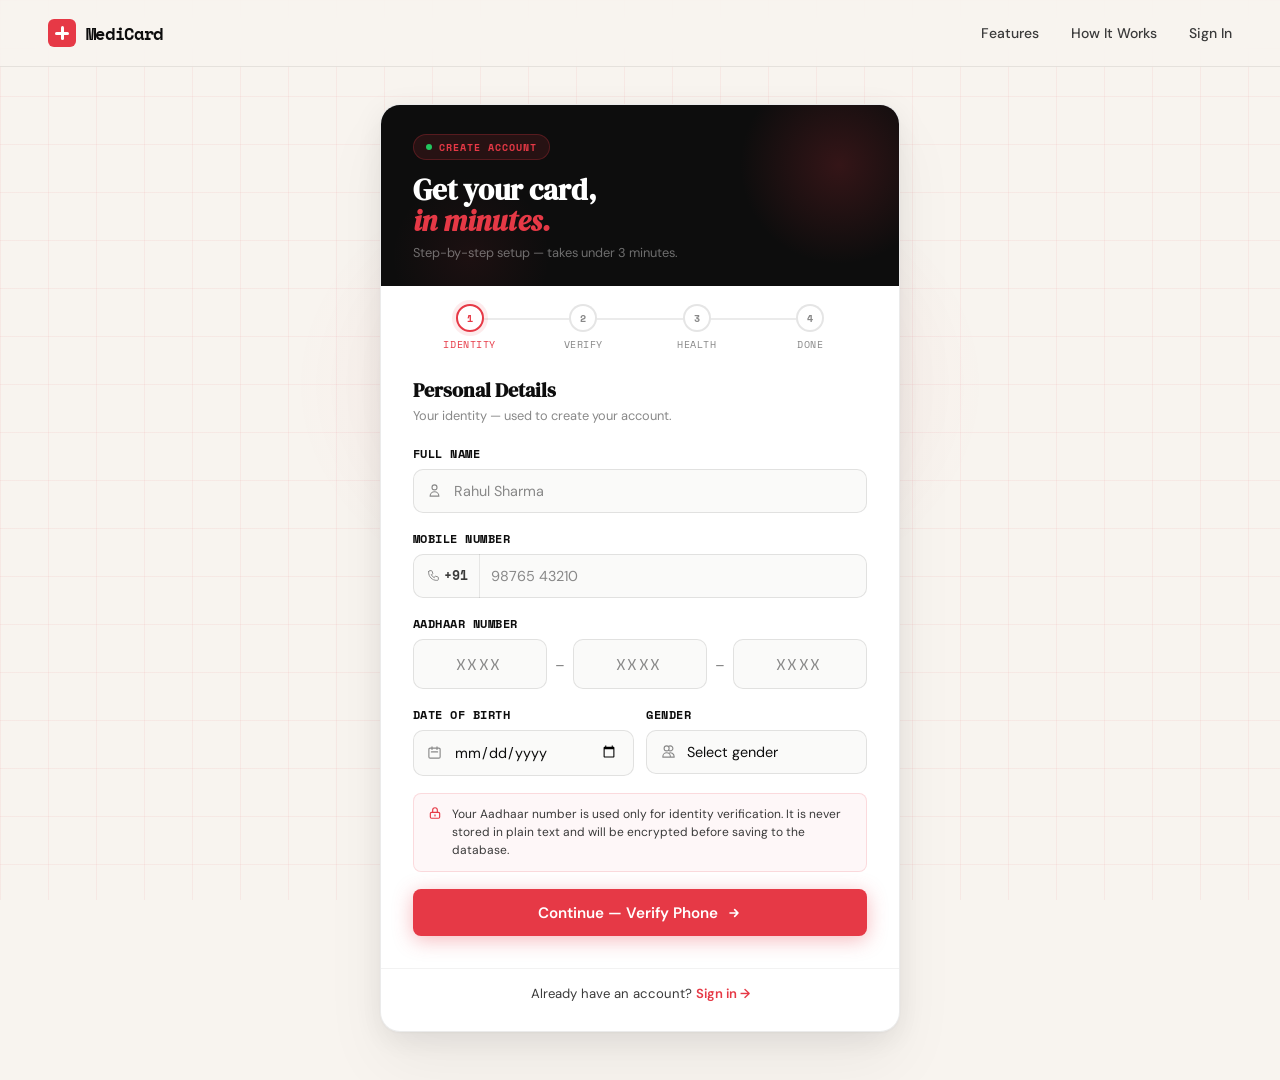
<file: Register/register.html>
<!DOCTYPE html>
<html lang="en">

<head>
    <meta charset="UTF-8" />
    <meta name="viewport" content="width=device-width, initial-scale=1.0" />
    <title>MediCard — Create Account</title>
    <link rel="preconnect" href="https://fonts.googleapis.com">
    <link
        href="https://fonts.googleapis.com/css2?family=DM+Serif+Display:ital@0;1&family=DM+Sans:wght@300;400;500;600&family=Space+Mono:wght@400;700&display=swap"
        rel="stylesheet">

    <link rel="stylesheet" href="register.css">
</head>

<body>

    <!-- BACKGROUND -->
    <div class="page-bg">
        <div class="bg-grid"></div>
        <div class="bg-glow"></div>
    </div>

    <!-- NAV -->
    <nav>
        <a class="nav-logo" href="../index.html">
            <div class="cross"></div>
            MediCard
        </a>
        <div class="nav-links">
            <a href="../index.html#features">Features</a>
            <a href="../index.html#how-it-works">How It Works</a>
            <a href="../login/login.html">Sign In</a>
        </div>
    </nav>

    <!-- PAGE -->
    <div class="page-wrap">
        <div class="reg-card">

            <!-- Dark Header -->
            <div class="card-header">
                <div class="header-badge"><span class="dot"></span> Create Account</div>
                <h1>Get your card,<br><em>in minutes.</em></h1>
                <p>Step-by-step setup — takes under 3 minutes.</p>
            </div>

            <!-- Step Progress Bar -->
            <div class="progress-bar">
                <div class="prog-step active" id="prog1">
                    <div class="prog-circle" id="pc1">1</div>
                    <span class="prog-label">Identity</span>
                </div>
                <div class="prog-step" id="prog2">
                    <div class="prog-circle" id="pc2">2</div>
                    <span class="prog-label">Verify</span>
                </div>
                <div class="prog-step" id="prog3">
                    <div class="prog-circle" id="pc3">3</div>
                    <span class="prog-label">Health</span>
                </div>
                <div class="prog-step" id="prog4">
                    <div class="prog-circle" id="pc4">4</div>
                    <span class="prog-label">Done</span>
                </div>
            </div>

            <!-- Card Body -->
            <div class="card-body">

                <!-- ══════════════════════════════
           STEP 1 — Personal Identity
      ══════════════════════════════ -->
                <div class="step active" id="step1">
                    <div class="step-heading">
                        <h2>Personal Details</h2>
                        <p>Your identity — used to create your account.</p>
                    </div>

                    <div class="msg" id="msg1"></div>

                    <!-- Full Name -->
                    <div class="field">
                        <label for="nameInput">Full Name</label>
                        <div class="field-wrap">
                            <svg class="field-icon" fill="none" viewBox="0 0 24 24" stroke="currentColor"
                                stroke-width="1.8">
                                <path stroke-linecap="round" stroke-linejoin="round"
                                    d="M16 7a4 4 0 11-8 0 4 4 0 018 0zM12 14a7 7 0 00-7 7h14a7 7 0 00-7-7z" />
                            </svg>
                            <input type="text" id="nameInput" placeholder="Rahul Sharma" autocomplete="name" />
                        </div>
                    </div>

                    <!-- Phone -->
                    <div class="field">
                        <label for="phoneInput">Mobile Number</label>
                        <div class="field-wrap">
                            <div class="phone-prefix">
                                <svg viewBox="0 0 24 24" fill="none" stroke="currentColor" stroke-width="1.8">
                                    <path stroke-linecap="round" stroke-linejoin="round"
                                        d="M3 5a2 2 0 012-2h3.28a1 1 0 01.948.684l1.498 4.493a1 1 0 01-.502 1.21l-2.257 1.13a11.042 11.042 0 005.516 5.516l1.13-2.257a1 1 0 011.21-.502l4.493 1.498a1 1 0 01.684.949V19a2 2 0 01-2 2h-1C9.716 21 3 14.284 3 6V5z" />
                                </svg>
                                +91
                            </div>
                            <input type="tel" id="phoneInput" placeholder="98765 43210" inputmode="numeric"
                                maxlength="10" autocomplete="tel-national" />
                        </div>
                    </div>

                    <!-- Aadhaar — 3 groups of 4 -->
                    <div class="field">
                        <label>Aadhaar Number</label>
                        <div class="aadhaar-wrap">
                            <input type="text" id="aadh1" inputmode="numeric" maxlength="4" placeholder="XXXX" />
                            <span class="aadhaar-sep">–</span>
                            <input type="text" id="aadh2" inputmode="numeric" maxlength="4" placeholder="XXXX" />
                            <span class="aadhaar-sep">–</span>
                            <input type="text" id="aadh3" inputmode="numeric" maxlength="4" placeholder="XXXX" />
                        </div>
                    </div>

                    <!-- DOB + Gender -->
                    <div class="field-row">
                        <div class="field">
                            <label for="dobInput">Date of Birth</label>
                            <div class="field-wrap">
                                <svg class="field-icon" fill="none" viewBox="0 0 24 24" stroke="currentColor"
                                    stroke-width="1.8">
                                    <path stroke-linecap="round" stroke-linejoin="round"
                                        d="M8 7V3m8 4V3m-9 8h10M5 21h14a2 2 0 002-2V7a2 2 0 00-2-2H5a2 2 0 00-2 2v12a2 2 0 002 2z" />
                                </svg>
                                <input type="date" id="dobInput" />
                            </div>
                        </div>
                        <div class="field">
                            <label for="genderInput">Gender</label>
                            <div class="field-wrap">
                                <svg class="field-icon" fill="none" viewBox="0 0 24 24" stroke="currentColor"
                                    stroke-width="1.8">
                                    <path stroke-linecap="round" stroke-linejoin="round"
                                        d="M12 4.354a4 4 0 110 5.292M15 21H3v-1a6 6 0 0112 0v1zm0 0h6v-1a6 6 0 00-9-5.197M13 7a4 4 0 11-8 0 4 4 0 018 0z" />
                                </svg>
                                <select id="genderInput">
                                    <option value="">Select gender</option>
                                    <option>Male</option>
                                    <option>Female</option>
                                </select>
                            </div>
                        </div>
                    </div>

                    <div class="privacy-note">
                        <svg fill="none" viewBox="0 0 24 24" stroke="currentColor" stroke-width="2">
                            <path stroke-linecap="round" stroke-linejoin="round"
                                d="M12 15v2m-6 4h12a2 2 0 002-2v-6a2 2 0 00-2-2H6a2 2 0 00-2 2v6a2 2 0 002 2zm10-10V7a4 4 0 00-8 0v4h8z" />
                        </svg>
                        Your Aadhaar number is used only for identity verification. It is never stored in plain text and
                        will be encrypted before saving to the database.
                    </div>

                    <button type="button" class="btn-primary" onclick="submitStep1()">
                        Continue — Verify Phone
                        <svg width="16" height="16" fill="none" viewBox="0 0 24 24" stroke="currentColor"
                            stroke-width="2.5">
                            <path stroke-linecap="round" stroke-linejoin="round" d="M13 7l5 5m0 0l-5 5m5-5H6" />
                        </svg>
                    </button>
                </div>

                <!-- ══════════════════════════════
           STEP 2 — Phone OTP Verification
      ══════════════════════════════ -->
                <div class="step" id="step2">
                    <div class="step-heading">
                        <h2>Verify Your Phone</h2>
                        <p>We sent a 6-digit OTP via SMS to confirm your number.</p>
                    </div>

                    <div class="msg" id="msg2"></div>

                    <div class="resend-row">
                        <span>OTP sent to <span class="phone-pill" id="phoneDisplay"></span></span>
                        <button type="button"
                            style="background:none;border:none;cursor:pointer;font-size:0.78rem;color:var(--ink-light);text-decoration:underline;text-underline-offset:2px;"
                            onclick="goToStep(1)">Change</button>
                    </div>

                    <div class="field">
                        <label>Enter 6-digit OTP</label>
                        <div class="otp-wrap" id="otpBoxes">
                            <input type="text" inputmode="numeric" maxlength="1" id="o1" />
                            <input type="text" inputmode="numeric" maxlength="1" id="o2" />
                            <input type="text" inputmode="numeric" maxlength="1" id="o3" />
                            <input type="text" inputmode="numeric" maxlength="1" id="o4" />
                            <input type="text" inputmode="numeric" maxlength="1" id="o5" />
                            <input type="text" inputmode="numeric" maxlength="1" id="o6" />
                        </div>
                    </div>

                    <button type="button" class="btn-primary" id="verifyBtn" onclick="verifyOTP()">
                        <svg width="16" height="16" fill="none" viewBox="0 0 24 24" stroke="currentColor"
                            stroke-width="2.5">
                            <path stroke-linecap="round" stroke-linejoin="round"
                                d="M9 12l2 2 4-4m6 2a9 9 0 11-18 0 9 9 0 0118 0z" />
                        </svg>
                        Verify Phone Number
                    </button>

                    <div class="resend-row">
                        <span id="timerDisplay"></span>
                        <button type="button" id="resendBtn" disabled onclick="resendOTP()">Resend OTP</button>
                    </div>

                    <div class="security-note">
                        <svg fill="none" viewBox="0 0 24 24" stroke="currentColor" stroke-width="2">
                            <path stroke-linecap="round" stroke-linejoin="round"
                                d="M12 15v2m-6 4h12a2 2 0 002-2v-6a2 2 0 00-2-2H6a2 2 0 00-2 2v6a2 2 0 002 2zm10-10V7a4 4 0 00-8 0v4h8z" />
                        </svg>
                        OTP via SMS · Valid 5 minutes · Never share it
                    </div>
                </div>

                <!-- ══════════════════════════════
           STEP 3 — Health Data
      ══════════════════════════════ -->
                <div class="step" id="step3">
                    <div class="step-heading">
                        <h2>Health Information</h2>
                        <p>This goes on your emergency card — visible to first responders.</p>
                    </div>

                    <div class="msg" id="msg3"></div>

                    <!-- Blood Type pills -->
                    <div class="field">
                        <label>Blood Type</label>
                        <div class="blood-group" id="bloodGroup">
                            <div class="blood-pill" onclick="selectBlood(this)">A+</div>
                            <div class="blood-pill" onclick="selectBlood(this)">A−</div>
                            <div class="blood-pill" onclick="selectBlood(this)">B+</div>
                            <div class="blood-pill" onclick="selectBlood(this)">B−</div>
                            <div class="blood-pill" onclick="selectBlood(this)">AB+</div>
                            <div class="blood-pill" onclick="selectBlood(this)">AB−</div>
                            <div class="blood-pill" onclick="selectBlood(this)">O+</div>
                            <div class="blood-pill" onclick="selectBlood(this)">O−</div>
                        </div>
                        <span class="blood-error" id="bloodError">Please select your blood type.</span>
                    </div>

                    <!-- Allergies -->
                    <div class="field">
                        <label for="allergiesInput">Known Allergies</label>
                        <div class="field-wrap">
                            <svg class="field-icon" style="top:0.85rem;align-self:flex-start;" fill="none"
                                viewBox="0 0 24 24" stroke="currentColor" stroke-width="1.8">
                                <path stroke-linecap="round" stroke-linejoin="round"
                                    d="M12 9v2m0 4h.01m-6.938 4h13.856c1.54 0 2.502-1.667 1.732-3L13.732 4c-.77-1.333-2.694-1.333-3.464 0L3.34 16c-.77 1.333.192 3 1.732 3z" />
                            </svg>
                            <textarea id="allergiesInput"
                                placeholder="e.g. Penicillin, Dust mites, Peanuts&#10;Type 'None' if no known allergies"></textarea>
                        </div>
                    </div>

                    <!-- Conditions -->
                    <div class="field">
                        <label for="conditionsInput">Medical Conditions</label>
                        <div class="field-wrap">
                            <svg class="field-icon" style="top:0.85rem;align-self:flex-start;" fill="none"
                                viewBox="0 0 24 24" stroke="currentColor" stroke-width="1.8">
                                <path stroke-linecap="round" stroke-linejoin="round"
                                    d="M4.318 6.318a4.5 4.5 0 000 6.364L12 20.364l7.682-7.682a4.5 4.5 0 00-6.364-6.364L12 7.636l-1.318-1.318a4.5 4.5 0 00-6.364 0z" />
                            </svg>
                            <textarea id="conditionsInput"
                                placeholder="e.g. Asthma, Type 2 Diabetes&#10;Type 'None' if no conditions"></textarea>
                        </div>
                    </div>

                    <!-- Medications -->
                    <div class="field">
                        <label for="medsInput">Current Medications</label>
                        <div class="field-wrap">
                            <svg class="field-icon" style="top:0.85rem;align-self:flex-start;" fill="none"
                                viewBox="0 0 24 24" stroke="currentColor" stroke-width="1.8">
                                <path stroke-linecap="round" stroke-linejoin="round"
                                    d="M19.428 15.428a2 2 0 00-1.022-.547l-2.387-.477a6 6 0 00-3.86.517l-.318.158a6 6 0 01-3.86.517L6.05 15.21a2 2 0 00-1.806.547M8 4h8l-1 1v5.172a2 2 0 00.586 1.414l5 5c1.26 1.26.367 3.414-1.415 3.414H4.828c-1.782 0-2.674-2.154-1.414-3.414l5-5A2 2 0 009 10.172V5L8 4z" />
                            </svg>
                            <textarea id="medsInput"
                                placeholder="e.g. Salbutamol inhaler (as needed)&#10;Type 'None' if no medications"></textarea>
                        </div>
                    </div>

                    <!-- Emergency Contact -->
                    <div class="field-row">
                        <div class="field">
                            <label for="emNameInput">Emergency Contact Name</label>
                            <div class="field-wrap">
                                <svg class="field-icon" fill="none" viewBox="0 0 24 24" stroke="currentColor"
                                    stroke-width="1.8">
                                    <path stroke-linecap="round" stroke-linejoin="round"
                                        d="M17 20h5v-2a3 3 0 00-5.356-1.857M17 20H7m10 0v-2c0-.656-.126-1.283-.356-1.857M7 20H2v-2a3 3 0 015.356-1.857M7 20v-2c0-.656.126-1.283.356-1.857m0 0a5.002 5.002 0 019.288 0M15 7a3 3 0 11-6 0 3 3 0 016 0z" />
                                </svg>
                                <input type="text" id="emNameInput" placeholder="Priya Sharma" />
                            </div>
                        </div>
                        <div class="field">
                            <label for="emPhoneInput">Emergency Contact Phone</label>
                            <div class="field-wrap">
                                <div class="phone-prefix">
                                    <svg viewBox="0 0 24 24" fill="none" stroke="currentColor" stroke-width="1.8">
                                        <path stroke-linecap="round" stroke-linejoin="round"
                                            d="M3 5a2 2 0 012-2h3.28a1 1 0 01.948.684l1.498 4.493a1 1 0 01-.502 1.21l-2.257 1.13a11.042 11.042 0 005.516 5.516l1.13-2.257a1 1 0 011.21-.502l4.493 1.498a1 1 0 01.684.949V19a2 2 0 01-2 2h-1C9.716 21 3 14.284 3 6V5z" />
                                    </svg>
                                    +91
                                </div>
                                <input type="tel" id="emPhoneInput" placeholder="98765 43210" inputmode="numeric"
                                    maxlength="10" />
                            </div>
                        </div>
                    </div>

                    <div class="btn-row">
                        <button type="button" class="btn-outline" onclick="goToStep(2)">
                            ← Back
                        </button>
                        <button type="button" class="btn-primary" onclick="submitStep3()">
                            Complete Registration
                            <svg width="16" height="16" fill="none" viewBox="0 0 24 24" stroke="currentColor"
                                stroke-width="2.5">
                                <path stroke-linecap="round" stroke-linejoin="round" d="M13 7l5 5m0 0l-5 5m5-5H6" />
                            </svg>
                        </button>
                    </div>
                </div>

                <!-- ══════════════════════════════
           SUCCESS STATE
      ══════════════════════════════ -->
                <div class="success-state" id="successState">
                    <div class="success-icon">
                        <svg fill="none" viewBox="0 0 24 24" stroke="currentColor" stroke-width="2.5">
                            <path stroke-linecap="round" stroke-linejoin="round" d="M5 13l4 4L19 7" />
                        </svg>
                    </div>
                    <h3>Account Created!</h3>
                    <p>
                        Your emergency health card is ready.<br>
                        Redirecting to login — sign in with your phone number.
                    </p>
                    <div class="redirect-bar-bg">
                        <div id="redirectBar"></div>
                    </div>
                </div>

            </div><!-- /card-body -->

            <!-- Footer -->
            <div class="card-footer">
                <p>Already have an account? <a href="../login/login.html">Sign in →</a></p>
            </div>

        </div>
    </div>

    <!-- ════════════════════════════════════════
     JAVASCRIPT
════════════════════════════════════════ -->
    <script>
        /* ── STATE ──────────────────────────────── */
        let generatedOTP = '';   // String, always — no type mismatch
        let timerInterval = null;
        let timerSeconds = 0;
        let selectedBlood = '';
        let currentStep = 1;

        /* ── PROGRESS BAR ───────────────────────── */
        function setProgress(step) {
            currentStep = step;
            for (let i = 1; i <= 4; i++) {
                const prog = document.getElementById('prog' + i);
                const pc = document.getElementById('pc' + i);
                prog.classList.remove('active', 'done');
                if (i < step) { prog.classList.add('done'); pc.innerHTML = '✓'; }
                if (i === step) { prog.classList.add('active'); pc.textContent = i; }
                if (i > step) { pc.textContent = i; }
            }
        }

        /* ── STEP SWITCHER ──────────────────────── */
        function goToStep(n) {
            document.querySelectorAll('.step').forEach(s => s.classList.remove('active'));
            document.getElementById('successState').classList.remove('active');
            const el = document.getElementById('step' + n);
            if (el) el.classList.add('active');
            setProgress(n);
            // re-enable send button if going back to step 1
            if (n === 1) {
                document.getElementById('sendOtpBtn') &&
                    (document.getElementById('sendOtpBtn').disabled = false,
                        document.getElementById('sendOtpBtn').textContent = 'Send OTP');
            }
        }

        /* ── FEEDBACK MESSAGES ──────────────────── */
        const ICONS = {
            success: '<svg fill="none" viewBox="0 0 24 24" stroke="currentColor" stroke-width="2"><path stroke-linecap="round" stroke-linejoin="round" d="M9 12l2 2 4-4m6 2a9 9 0 11-18 0 9 9 0 0118 0z"/></svg>',
            error: '<svg fill="none" viewBox="0 0 24 24" stroke="currentColor" stroke-width="2"><path stroke-linecap="round" stroke-linejoin="round" d="M12 9v2m0 4h.01m-6.938 4h13.856c1.54 0 2.502-1.667 1.732-3L13.732 4c-.77-1.333-2.694-1.333-3.464 0L3.34 16c-.77 1.333.192 3 1.732 3z"/></svg>',
        };
        function showMsg(n, type, text) {
            const el = document.getElementById('msg' + n);
            el.className = 'msg ' + type + ' show';
            el.innerHTML = ICONS[type] + '<span>' + text + '</span>';
        }
        function clearMsg(n) {
            const el = document.getElementById('msg' + n);
            el.className = 'msg'; el.innerHTML = '';
        }

        /* ── VALIDATION HELPERS ─────────────────── */
        function isValidPhone(p) { return /^[6-9]\d{9}$/.test(p.replace(/\s/g, '')); }
        function isValidAadhaar(a) { return /^\d{12}$/.test(a); }
        function markError(id) { document.getElementById(id).classList.add('error'); }
        function clearError(id) { document.getElementById(id).classList.remove('error'); }

        /* ── STEP 1 — SUBMIT ────────────────────── */
        function submitStep1() {
            clearMsg(1);
            let ok = true;

            const name = document.getElementById('nameInput').value.trim();
            const phone = document.getElementById('phoneInput').value.replace(/\s/g, '').trim();
            const aadh = (document.getElementById('aadh1').value +
                document.getElementById('aadh2').value +
                document.getElementById('aadh3').value).trim();
            const dob = document.getElementById('dobInput').value;
            const gender = document.getElementById('genderInput').value;

            if (!name) { markError('nameInput'); ok = false; } else clearError('nameInput');
            if (!isValidPhone(phone)) { markError('phoneInput'); ok = false; } else clearError('phoneInput');
            if (!isValidAadhaar(aadh)) {
                ['aadh1', 'aadh2', 'aadh3'].forEach(markError); ok = false;
            } else { ['aadh1', 'aadh2', 'aadh3'].forEach(clearError); }
            if (!dob) { markError('dobInput'); ok = false; } else clearError('dobInput');
            if (!gender) { markError('genderInput'); ok = false; } else clearError('genderInput');

            if (!ok) {
                showMsg(1, 'error', 'Please fill all fields correctly.');
                return;
            }

            // generate & send OTP
            generatedOTP = String(Math.floor(100000 + Math.random() * 900000));

            // DEMO — in production POST to /send-otp servlet with phone
            console.log('%c📱 Registration OTP (Demo)', 'color:#E63946;font-weight:bold;font-size:14px');
            console.log('To: +91 ' + phone + '  |  OTP: ' + generatedOTP);
            console.log('Production: POST /send-otp → SendOtpServlet → MSG91 API');

            const masked = '+91 ••••• ' + phone.slice(-5);
            document.getElementById('phoneDisplay').textContent = masked;

            showMsg(1, 'success', 'OTP sent to +91 ' + phone + ' via SMS!');
            setTimeout(() => {
                clearMsg(1);
                goToStep(2);
                startTimer(60);
                document.getElementById('o1').focus();
            }, 700);
        }

        /* ── STEP 2 — VERIFY OTP ────────────────── */
        function getOTPValue() {
            return ['o1', 'o2', 'o3', 'o4', 'o5', 'o6']
                .map(id => document.getElementById(id).value.trim()).join('');
        }
        function clearOTPBoxes() {
            ['o1', 'o2', 'o3', 'o4', 'o5', 'o6'].forEach(id => {
                document.getElementById(id).value = '';
                document.getElementById(id).classList.remove('error');
            });
        }

        function verifyOTP() {
            clearMsg(2);
            const entered = getOTPValue();
            if (entered.length < 6) {
                ['o1', 'o2', 'o3', 'o4', 'o5', 'o6'].forEach(id => {
                    if (!document.getElementById(id).value)
                        document.getElementById(id).classList.add('error');
                });
                showMsg(2, 'error', 'Please enter all 6 digits.');
                return;
            }
            // String === String — no type mismatch
            if (entered === generatedOTP) {
                stopTimer();
                showMsg(2, 'success', 'Phone verified! Now fill your health info.');
                setTimeout(() => { clearMsg(2); goToStep(3); }, 700);
            } else {
                ['o1', 'o2', 'o3', 'o4', 'o5', 'o6'].forEach(id =>
                    document.getElementById(id).classList.add('error'));
                showMsg(2, 'error', 'Incorrect OTP. Please try again.');
                setTimeout(() => { clearOTPBoxes(); clearMsg(2); document.getElementById('o1').focus(); }, 1500);
            }
        }

        function resendOTP() {
            clearMsg(2); clearOTPBoxes();
            generatedOTP = String(Math.floor(100000 + Math.random() * 900000));
            const phone = document.getElementById('phoneInput').value.replace(/\s/g, '').trim();
            console.log('%c📱 OTP Resent', 'color:#E63946;font-weight:bold');
            console.log('To: +91 ' + phone + '  |  New OTP: ' + generatedOTP);
            showMsg(2, 'success', 'New OTP sent via SMS!');
            stopTimer(); startTimer(60);
        }

        /* ── STEP 3 — HEALTH DATA ───────────────── */
        function selectBlood(el) {
            document.querySelectorAll('.blood-pill').forEach(p => p.classList.remove('selected'));
            el.classList.add('selected');
            selectedBlood = el.textContent.trim();
            document.getElementById('bloodError').classList.remove('show');
        }

        function submitStep3() {
            clearMsg(3);
            let ok = true;

            if (!selectedBlood) {
                document.getElementById('bloodError').classList.add('show');
                ok = false;
            }

            const allergies = document.getElementById('allergiesInput').value.trim();
            const conditions = document.getElementById('conditionsInput').value.trim();
            const meds = document.getElementById('medsInput').value.trim();
            const emName = document.getElementById('emNameInput').value.trim();
            const emPhone = document.getElementById('emPhoneInput').value.replace(/\s/g, '').trim();

            if (!allergies) { markError('allergiesInput'); ok = false; } else clearError('allergiesInput');
            if (!conditions) { markError('conditionsInput'); ok = false; } else clearError('conditionsInput');
            if (!meds) { markError('medsInput'); ok = false; } else clearError('medsInput');
            if (!emName) { markError('emNameInput'); ok = false; } else clearError('emNameInput');
            if (emPhone && !isValidPhone(emPhone)) { markError('emPhoneInput'); ok = false; } else clearError('emPhoneInput');

            if (!ok) {
                showMsg(3, 'error', 'Please fill all required health fields.');
                return;
            }

            // DEMO — in production POST to /register servlet with full form data
            const userData = {
                name: document.getElementById('nameInput').value.trim(),
                phone: '+91' + document.getElementById('phoneInput').value.replace(/\s/g, '').trim(),
                dob: document.getElementById('dobInput').value,
                gender: document.getElementById('genderInput').value,
                bloodType: selectedBlood,
                allergies, conditions, medications: meds,
                emergencyContact: emName,
                emergencyPhone: '+91' + emPhone,
            };
            console.log('%c✅ Registration Data (Demo — send this to RegisterServlet)', 'color:#22C55E;font-weight:bold;font-size:13px');
            console.table(userData);
            console.log('Production: POST /register → RegisterServlet → INSERT INTO users + health_cards');

            // show success
            setProgress(4);
            document.querySelectorAll('.step').forEach(s => s.classList.remove('active'));
            document.getElementById('successState').classList.add('active');

            setTimeout(() => { document.getElementById('redirectBar').style.width = '100%'; }, 50);
            setTimeout(() => { window.location.href = '../login/login.html?registered=1'; }, 2400);
        }

        /* ── TIMER ──────────────────────────────── */
        function startTimer(seconds) {
            timerSeconds = seconds;
            const btn = document.getElementById('resendBtn');
            const disp = document.getElementById('timerDisplay');
            btn.disabled = true;
            function tick() {
                if (timerSeconds <= 0) {
                    disp.textContent = ''; btn.disabled = false;
                    clearInterval(timerInterval); return;
                }
                const m = Math.floor(timerSeconds / 60);
                const s = String(timerSeconds % 60).padStart(2, '0');
                disp.textContent = 'Resend in ' + (m ? m + ':' : '') + s + 's';
                timerSeconds--;
            }
            tick();
            timerInterval = setInterval(tick, 1000);
        }
        function stopTimer() { clearInterval(timerInterval); timerInterval = null; }

        /* ── OTP BOX UX ─────────────────────────── */
        document.addEventListener('DOMContentLoaded', function () {
            const ids = ['o1', 'o2', 'o3', 'o4', 'o5', 'o6'];
            ids.forEach(function (id, idx) {
                const inp = document.getElementById(id);
                inp.addEventListener('input', function () {
                    inp.classList.remove('error');
                    inp.value = inp.value.replace(/\D/g, '');
                    if (inp.value && idx < 5) document.getElementById(ids[idx + 1]).focus();
                    if (getOTPValue().length === 6) verifyOTP();
                });
                inp.addEventListener('keydown', function (e) {
                    if (e.key === 'Backspace' && !inp.value && idx > 0)
                        document.getElementById(ids[idx - 1]).focus();
                });
                inp.addEventListener('paste', function (e) {
                    if (idx !== 0) return;
                    e.preventDefault();
                    const p = (e.clipboardData || window.clipboardData)
                        .getData('text').replace(/\D/g, '').slice(0, 6);
                    p.split('').forEach((ch, i) => { if (ids[i]) document.getElementById(ids[i]).value = ch; });
                    if (p.length === 6) verifyOTP();
                    else if (p.length > 0) document.getElementById(ids[p.length - 1]).focus();
                });
            });

            /* Aadhaar auto-advance between 3 groups */
            ['aadh1', 'aadh2', 'aadh3'].forEach(function (id, idx) {
                const inp = document.getElementById(id);
                inp.addEventListener('input', function () {
                    inp.classList.remove('error');
                    inp.value = inp.value.replace(/\D/g, '').slice(0, 4);
                    if (inp.value.length === 4) {
                        const next = document.getElementById(['aadh1', 'aadh2', 'aadh3'][idx + 1]);
                        if (next) next.focus();
                    }
                });
                inp.addEventListener('keydown', function (e) {
                    if (e.key === 'Backspace' && !inp.value && idx > 0)
                        document.getElementById(['aadh1', 'aadh2', 'aadh3'][idx - 1]).focus();
                });
            });

            /* phone digit-only filter */
            ['phoneInput', 'emPhoneInput'].forEach(function (id) {
                const el = document.getElementById(id);
                if (!el) return;
                el.addEventListener('input', function () {
                    this.value = this.value.replace(/\D/g, '').slice(0, 10);
                });
            });

            /* show "registered successfully" toast if redirected from register */
            if (window.location.search.includes('registered=1')) {
                // handled in login.html if needed
            }
        });
    </script>

</body>

</html>
</file>
<file: dashboard/dashboard.css>
:root {
      --red:        #E63946;
      --red-dim:    rgba(230, 57, 70, 0.15);
      --red-glow:   rgba(230, 57, 70, 0.35);
      --green:      #22C55E;
      --amber:      #F59E0B;
      --blue:       #60A5FA;

      --bg:         #0C0C0E;
      --surface:    #141416;
      --surface2:   #1A1A1E;
      --surface3:   #222228;
      --border:     rgba(255,255,255,0.07);
      --border2:    rgba(255,255,255,0.12);

      --text:       #F0EEF0;
      --text-2:     #9898A6;
      --text-3:     #55555F;

      --sidebar-w:  260px;
      --topbar-h:   64px;

      --radius-sm:  8px;
      --radius-md:  14px;
      --radius-lg:  20px;

      --font-sans:  'DM Sans', sans-serif;
      --font-serif: 'DM Serif Display', serif;
      --font-mono:  'Space Mono', monospace;

      --ease-out:   cubic-bezier(0.16, 1, 0.3, 1);
    }

    /* ══════════════════════════════════════════
       RESET & BASE
    ══════════════════════════════════════════ */
    *, *::before, *::after { box-sizing: border-box; margin: 0; padding: 0; }
    html { height: 100%; }

    body {
      font-family: var(--font-sans);
      background: var(--bg);
      color: var(--text);
      min-height: 100vh;
      display: flex;
      overflow-x: hidden;
      -webkit-font-smoothing: antialiased;
    }

    /* ══════════════════════════════════════════
       SIDEBAR
    ══════════════════════════════════════════ */
    .sidebar {
      width: var(--sidebar-w);
      min-height: 100vh;
      background: var(--surface);
      border-right: 1px solid var(--border);
      display: flex;
      flex-direction: column;
      position: fixed;
      top: 0; left: 0; bottom: 0;
      z-index: 50;
      transition: transform 0.3s var(--ease-out);
    }

    .sidebar-logo {
      height: var(--topbar-h);
      display: flex;
      align-items: center;
      gap: 0.7rem;
      padding: 0 1.5rem;
      border-bottom: 1px solid var(--border);
      flex-shrink: 0;
    }
    .logo-mark {
      width: 32px; height: 32px;
      background: var(--red);
      border-radius: 9px;
      display: flex; align-items: center; justify-content: center;
      flex-shrink: 0;
      box-shadow: 0 0 16px var(--red-glow);
      position: relative;
    }
    .logo-mark::before,
    .logo-mark::after {
      content: '';
      position: absolute;
      background: white;
      border-radius: 2px;
    }
    .logo-mark::before { width: 14px; height: 3px; }
    .logo-mark::after  { width: 3px; height: 14px; }
    .logo-text {
      font-family: var(--font-mono);
      font-weight: 700;
      font-size: 1rem;
      color: var(--text);
      letter-spacing: -0.02em;
    }
    .logo-text span {
      color: var(--red);
    }

    /* nav sections */
    .sidebar-nav {
      flex: 1;
      padding: 1.2rem 0.8rem;
      display: flex;
      flex-direction: column;
      gap: 0.15rem;
      overflow-y: auto;
    }
    .nav-section-label {
      font-family: var(--font-mono);
      font-size: 0.6rem;
      color: var(--text-3);
      letter-spacing: 0.14em;
      text-transform: uppercase;
      padding: 0.6rem 0.8rem 0.3rem;
      margin-top: 0.5rem;
    }
    .nav-item {
      display: flex;
      align-items: center;
      gap: 0.7rem;
      padding: 0.65rem 0.9rem;
      border-radius: var(--radius-sm);
      font-size: 0.875rem;
      font-weight: 500;
      color: var(--text-2);
      text-decoration: none;
      cursor: pointer;
      transition: background 0.15s, color 0.15s;
      position: relative;
      user-select: none;
    }
    .nav-item:hover {
      background: var(--surface2);
      color: var(--text);
    }
    .nav-item.active {
      background: var(--red-dim);
      color: var(--red);
    }
    .nav-item.active::before {
      content: '';
      position: absolute;
      left: 0; top: 20%; bottom: 20%;
      width: 3px;
      background: var(--red);
      border-radius: 0 3px 3px 0;
    }
    .nav-icon {
      width: 18px; height: 18px;
      flex-shrink: 0;
      opacity: 0.7;
    }
    .nav-item.active .nav-icon,
    .nav-item:hover .nav-icon { opacity: 1; }
    .nav-badge {
      margin-left: auto;
      background: var(--red);
      color: white;
      font-family: var(--font-mono);
      font-size: 0.6rem;
      font-weight: 700;
      padding: 0.15rem 0.45rem;
      border-radius: 100px;
    }

    /* user card at bottom */
    .sidebar-user {
      padding: 0.8rem;
      border-top: 1px solid var(--border);
      flex-shrink: 0;
    }
    .user-card {
      display: flex;
      align-items: center;
      gap: 0.75rem;
      padding: 0.7rem 0.8rem;
      border-radius: var(--radius-sm);
      background: var(--surface2);
      cursor: pointer;
      transition: background 0.15s;
    }
    .user-card:hover { background: var(--surface3); }
    .user-avatar {
      width: 34px; height: 34px;
      border-radius: 50%;
      background: linear-gradient(135deg, var(--red), #FF6B6B);
      display: flex; align-items: center; justify-content: center;
      font-family: var(--font-serif);
      font-size: 0.9rem;
      color: white;
      flex-shrink: 0;
    }
    .user-info { flex: 1; min-width: 0; }
    .user-name {
      font-size: 0.82rem;
      font-weight: 600;
      color: var(--text);
      white-space: nowrap; overflow: hidden; text-overflow: ellipsis;
    }
    .user-role {
      font-size: 0.68rem;
      color: var(--text-3);
      font-family: var(--font-mono);
      margin-top: 0.1rem;
    }
    .user-chevron {
      width: 14px; height: 14px;
      color: var(--text-3);
    }

    /* ══════════════════════════════════════════
       MAIN LAYOUT
    ══════════════════════════════════════════ */
    .main-wrap {
      margin-left: var(--sidebar-w);
      flex: 1;
      display: flex;
      flex-direction: column;
      min-height: 100vh;
    }

    /* ══════════════════════════════════════════
       TOPBAR
    ══════════════════════════════════════════ */
    .topbar {
      height: var(--topbar-h);
      border-bottom: 1px solid var(--border);
      display: flex;
      align-items: center;
      justify-content: space-between;
      padding: 0 2rem;
      position: sticky;
      top: 0;
      z-index: 40;
      background: rgba(12,12,14,0.85);
      backdrop-filter: blur(16px);
    }
    .topbar-left {
      display: flex;
      align-items: center;
      gap: 0.5rem;
    }
    .breadcrumb {
      display: flex;
      align-items: center;
      gap: 0.4rem;
      font-size: 0.82rem;
      color: var(--text-3);
    }
    .breadcrumb .sep { color: var(--text-3); }
    .breadcrumb .current { color: var(--text); font-weight: 500; }
    .topbar-right {
      display: flex;
      align-items: center;
      gap: 0.75rem;
    }
    .topbar-btn {
      width: 34px; height: 34px;
      border-radius: var(--radius-sm);
      background: var(--surface2);
      border: 1px solid var(--border);
      display: flex; align-items: center; justify-content: center;
      cursor: pointer;
      transition: background 0.15s, border-color 0.15s;
      position: relative;
    }
    .topbar-btn:hover {
      background: var(--surface3);
      border-color: var(--border2);
    }
    .topbar-btn svg {
      width: 16px; height: 16px;
      color: var(--text-2);
    }
    .notif-dot {
      position: absolute;
      top: 7px; right: 7px;
      width: 6px; height: 6px;
      background: var(--red);
      border-radius: 50%;
      border: 1.5px solid var(--bg);
    }
    .gen-btn {
      display: flex;
      align-items: center;
      gap: 0.5rem;
      background: var(--red);
      color: white;
      font-size: 0.82rem;
      font-weight: 600;
      padding: 0 1rem;
      height: 34px;
      border-radius: var(--radius-sm);
      border: none;
      cursor: pointer;
      transition: background 0.15s, box-shadow 0.15s, transform 0.1s;
      box-shadow: 0 2px 12px var(--red-glow);
      text-decoration: none;
    }
    .gen-btn:hover {
      background: #c62d38;
      box-shadow: 0 4px 20px var(--red-glow);
      transform: translateY(-1px);
    }
    .gen-btn svg { width: 14px; height: 14px; }

    /* ══════════════════════════════════════════
       PAGE CONTENT
    ══════════════════════════════════════════ */
    .page {
      padding: 2rem 2rem 3rem;
      display: flex;
      flex-direction: column;
      gap: 1.75rem;
    }

    /* ── Page header ── */
    .page-header {
      display: flex;
      align-items: flex-start;
      justify-content: space-between;
      gap: 1rem;
      flex-wrap: wrap;
    }
    .page-header h1 {
      font-family: var(--font-serif);
      font-size: 2rem;
      color: var(--text);
      line-height: 1.1;
    }
    .page-header p {
      margin-top: 0.3rem;
      font-size: 0.875rem;
      color: var(--text-2);
    }
    .header-actions {
      display: flex;
      gap: 0.6rem;
      align-items: center;
      flex-wrap: wrap;
    }
    .btn-sm {
      display: flex; align-items: center; gap: 0.4rem;
      padding: 0 0.9rem;
      height: 34px;
      border-radius: var(--radius-sm);
      font-size: 0.8rem;
      font-weight: 500;
      cursor: pointer;
      transition: all 0.15s;
      text-decoration: none;
      border: none;
    }
    .btn-sm svg { width: 14px; height: 14px; flex-shrink: 0; }
    .btn-outline-sm {
      background: transparent;
      border: 1px solid var(--border2);
      color: var(--text-2);
    }
    .btn-outline-sm:hover {
      background: var(--surface2);
      color: var(--text);
      border-color: var(--border2);
    }
    .btn-red-sm {
      background: var(--red);
      color: white;
      box-shadow: 0 2px 10px var(--red-glow);
    }
    .btn-red-sm:hover {
      background: #c62d38;
      transform: translateY(-1px);
    }

    /* ── Alert banner ── */
    .alert-banner {
      background: rgba(230,57,70,0.08);
      border: 1px solid rgba(230,57,70,0.25);
      border-radius: var(--radius-md);
      padding: 0.9rem 1.2rem;
      display: flex;
      align-items: center;
      gap: 0.8rem;
      animation: slideDown 0.5s var(--ease-out) both;
    }
    @keyframes slideDown {
      from { opacity: 0; transform: translateY(-8px); }
      to   { opacity: 1; transform: translateY(0); }
    }
    .alert-icon {
      width: 32px; height: 32px;
      background: var(--red-dim);
      border-radius: 8px;
      display: flex; align-items: center; justify-content: center;
      flex-shrink: 0;
    }
    .alert-icon svg { width: 16px; height: 16px; color: var(--red); }
    .alert-text { flex: 1; }
    .alert-text strong {
      font-size: 0.82rem;
      color: var(--text);
      display: block;
    }
    .alert-text span {
      font-size: 0.78rem;
      color: var(--text-2);
    }
    .alert-close {
      width: 26px; height: 26px;
      border-radius: 6px;
      background: transparent;
      border: none;
      display: flex; align-items: center; justify-content: center;
      cursor: pointer;
      color: var(--text-3);
      transition: background 0.15s, color 0.15s;
    }
    .alert-close:hover { background: var(--surface2); color: var(--text); }
    .alert-close svg { width: 14px; height: 14px; }

    /* ── Stat cards row ── */
    .stats-row {
      display: grid;
      grid-template-columns: repeat(4, 1fr);
      gap: 1rem;
    }
    .stat-card {
      background: var(--surface);
      border: 1px solid var(--border);
      border-radius: var(--radius-md);
      padding: 1.3rem 1.4rem;
      display: flex;
      flex-direction: column;
      gap: 0.5rem;
      position: relative;
      overflow: hidden;
      transition: border-color 0.2s, transform 0.2s;
      animation: fadeUp 0.5s var(--ease-out) both;
    }
    .stat-card:hover {
      border-color: var(--border2);
      transform: translateY(-2px);
    }
    .stat-card:nth-child(1) { animation-delay: 0.05s; }
    .stat-card:nth-child(2) { animation-delay: 0.10s; }
    .stat-card:nth-child(3) { animation-delay: 0.15s; }
    .stat-card:nth-child(4) { animation-delay: 0.20s; }
    @keyframes fadeUp {
      from { opacity: 0; transform: translateY(16px); }
      to   { opacity: 1; transform: translateY(0); }
    }
    .stat-top {
      display: flex;
      align-items: center;
      justify-content: space-between;
    }
    .stat-label {
      font-size: 0.75rem;
      color: var(--text-2);
      font-weight: 500;
    }
    .stat-icon {
      width: 30px; height: 30px;
      border-radius: 8px;
      display: flex; align-items: center; justify-content: center;
    }
    .stat-icon svg { width: 15px; height: 15px; }
    .stat-value {
      font-family: var(--font-serif);
      font-size: 2rem;
      color: var(--text);
      line-height: 1;
    }
    .stat-footer {
      display: flex;
      align-items: center;
      gap: 0.35rem;
      font-size: 0.72rem;
      color: var(--text-3);
    }
    .stat-change {
      display: flex; align-items: center; gap: 0.2rem;
      font-family: var(--font-mono);
      font-size: 0.68rem;
      padding: 0.15rem 0.4rem;
      border-radius: 4px;
    }
    .stat-change.up   { background: rgba(34,197,94,0.12); color: var(--green); }
    .stat-change.warn { background: rgba(245,158,11,0.12); color: var(--amber); }
    .stat-change svg  { width: 10px; height: 10px; }

    /* ── Main grid ── */
    .main-grid {
      display: grid;
      grid-template-columns: 1fr 360px;
      gap: 1.25rem;
      align-items: start;
    }

    /* ── Panel base ── */
    .panel {
      background: var(--surface);
      border: 1px solid var(--border);
      border-radius: var(--radius-md);
      overflow: hidden;
      animation: fadeUp 0.55s var(--ease-out) 0.25s both;
    }
    .panel-head {
      display: flex;
      align-items: center;
      justify-content: space-between;
      padding: 1.1rem 1.4rem;
      border-bottom: 1px solid var(--border);
    }
    .panel-title {
      font-size: 0.875rem;
      font-weight: 600;
      color: var(--text);
      display: flex;
      align-items: center;
      gap: 0.5rem;
    }
    .panel-title svg { width: 16px; height: 16px; color: var(--red); }
    .panel-action {
      font-size: 0.75rem;
      color: var(--text-3);
      text-decoration: none;
      cursor: pointer;
      padding: 0.3rem 0.6rem;
      border-radius: 6px;
      border: 1px solid var(--border);
      transition: all 0.15s;
    }
    .panel-action:hover {
      color: var(--text);
      border-color: var(--border2);
      background: var(--surface2);
    }

    /* ── Health Card ── */
    .health-card-wrap {
      padding: 1.4rem;
    }
    .health-card {
      background: linear-gradient(145deg, #1a0d10, #1E1825, #0E1A1E);
      border-radius: var(--radius-lg);
      padding: 1.8rem;
      position: relative;
      overflow: hidden;
      border: 1px solid rgba(255,255,255,0.06);
      box-shadow:
        inset 0 1px 0 rgba(255,255,255,0.07),
        0 20px 60px rgba(0,0,0,0.5);
    }
    /* decorative blobs */
    .health-card::before {
      content: '';
      position: absolute;
      top: -40px; right: -40px;
      width: 180px; height: 180px;
      background: radial-gradient(circle, rgba(230,57,70,0.18) 0%, transparent 70%);
      border-radius: 50%;
    }
    .health-card::after {
      content: '';
      position: absolute;
      bottom: -60px; left: 30px;
      width: 200px; height: 200px;
      background: radial-gradient(circle, rgba(96,165,250,0.07) 0%, transparent 70%);
      border-radius: 50%;
    }
    .hc-top-row {
      display: flex;
      align-items: flex-start;
      justify-content: space-between;
      margin-bottom: 1.5rem;
      position: relative; z-index: 1;
    }
    .hc-chip {
      font-family: var(--font-mono);
      font-size: 0.6rem;
      color: var(--red);
      letter-spacing: 0.15em;
      text-transform: uppercase;
      background: rgba(230,57,70,0.12);
      border: 1px solid rgba(230,57,70,0.2);
      padding: 0.25rem 0.7rem;
      border-radius: 100px;
      display: flex;
      align-items: center;
      gap: 0.4rem;
    }
    .hc-chip::before {
      content: '';
      width: 5px; height: 5px;
      background: var(--red);
      border-radius: 50%;
    }
    .hc-cross-icon {
      width: 36px; height: 36px;
      background: var(--red);
      border-radius: 10px;
      display: flex; align-items: center; justify-content: center;
      position: relative;
      box-shadow: 0 0 20px var(--red-glow);
    }
    .hc-cross-icon::before,
    .hc-cross-icon::after {
      content: '';
      position: absolute;
      background: white;
      border-radius: 2px;
    }
    .hc-cross-icon::before { width: 16px; height: 3px; }
    .hc-cross-icon::after  { width: 3px; height: 16px; }
    .hc-name-block {
      position: relative; z-index: 1;
      margin-bottom: 1.4rem;
    }
    .hc-name {
      font-family: var(--font-serif);
      font-size: 1.8rem;
      color: var(--text);
      line-height: 1.1;
    }
    .hc-sub {
      font-size: 0.75rem;
      color: rgba(255,255,255,0.35);
      margin-top: 0.25rem;
      font-family: var(--font-mono);
    }
    .hc-vitals {
      display: grid;
      grid-template-columns: repeat(3, 1fr);
      gap: 0.8rem;
      position: relative; z-index: 1;
      margin-bottom: 1.4rem;
    }
    .hc-vital {
      background: rgba(255,255,255,0.04);
      border: 1px solid rgba(255,255,255,0.06);
      border-radius: 10px;
      padding: 0.8rem;
    }
    .hc-vital-label {
      font-family: var(--font-mono);
      font-size: 0.58rem;
      color: rgba(255,255,255,0.3);
      text-transform: uppercase;
      letter-spacing: 0.1em;
      margin-bottom: 0.3rem;
    }
    .hc-vital-val {
      font-size: 0.85rem;
      color: var(--text);
      font-weight: 600;
    }
    .hc-vital-val.danger { color: var(--red); }
    .hc-divider {
      height: 1px;
      background: rgba(255,255,255,0.06);
      margin-bottom: 1rem;
      position: relative; z-index: 1;
    }
    .hc-bottom-row {
      display: flex;
      align-items: center;
      justify-content: space-between;
      position: relative; z-index: 1;
    }
    .hc-emergency {
      display: flex;
      flex-direction: column;
      gap: 0.15rem;
    }
    .hc-em-label {
      font-family: var(--font-mono);
      font-size: 0.58rem;
      color: rgba(255,255,255,0.3);
      text-transform: uppercase;
      letter-spacing: 0.1em;
    }
    .hc-em-val {
      font-size: 0.82rem;
      color: var(--text);
      font-weight: 500;
    }
    .hc-bloodtype {
      font-family: var(--font-serif);
      font-size: 2.8rem;
      color: var(--red);
      line-height: 1;
      text-shadow: 0 0 30px var(--red-glow);
    }
    /* Card actions */
    .card-actions {
      display: flex;
      gap: 0.6rem;
      padding: 1rem 1.4rem;
      border-top: 1px solid var(--border);
    }
    .card-actions .btn-sm { flex: 1; justify-content: center; }

    /* ── Conditions / Meds list ── */
    .info-list {
      padding: 0.5rem 0;
    }
    .info-item {
      display: flex;
      align-items: center;
      gap: 0.9rem;
      padding: 0.7rem 1.4rem;
      transition: background 0.12s;
      cursor: default;
    }
    .info-item:hover { background: var(--surface2); }
    .info-dot {
      width: 8px; height: 8px;
      border-radius: 50%;
      flex-shrink: 0;
    }
    .info-dot.red    { background: var(--red); }
    .info-dot.amber  { background: var(--amber); }
    .info-dot.blue   { background: var(--blue); }
    .info-dot.green  { background: var(--green); }
    .info-item-name {
      flex: 1;
      font-size: 0.845rem;
      color: var(--text);
      font-weight: 500;
    }
    .info-item-meta {
      font-size: 0.72rem;
      color: var(--text-3);
      font-family: var(--font-mono);
    }
    .info-tag {
      font-size: 0.65rem;
      padding: 0.15rem 0.5rem;
      border-radius: 4px;
      font-family: var(--font-mono);
    }
    .tag-danger  { background: rgba(230,57,70,0.12); color: var(--red); }
    .tag-warn    { background: rgba(245,158,11,0.12); color: var(--amber); }
    .tag-info    { background: rgba(96,165,250,0.12); color: var(--blue); }
    .tag-ok      { background: rgba(34,197,94,0.12);  color: var(--green); }

    /* ── Activity feed ── */
    .activity-list {
      padding: 0.4rem 0;
    }
    .activity-item {
      display: flex;
      gap: 0.9rem;
      padding: 0.8rem 1.4rem;
      align-items: flex-start;
      transition: background 0.12s;
    }
    .activity-item:hover { background: var(--surface2); }
    .activity-avatar {
      width: 30px; height: 30px;
      border-radius: 50%;
      flex-shrink: 0;
      display: flex; align-items: center; justify-content: center;
      font-size: 0.72rem;
      font-family: var(--font-serif);
      color: white;
    }
    .activity-body { flex: 1; min-width: 0; }
    .activity-line {
      font-size: 0.8rem;
      color: var(--text-2);
      line-height: 1.4;
    }
    .activity-line strong { color: var(--text); font-weight: 600; }
    .activity-time {
      font-size: 0.68rem;
      color: var(--text-3);
      font-family: var(--font-mono);
      margin-top: 0.2rem;
    }

    /* ── Right column ── */
    .right-col {
      display: flex;
      flex-direction: column;
      gap: 1.25rem;
    }

    /* ── QR panel ── */
    .qr-panel {
      background: var(--surface);
      border: 1px solid var(--border);
      border-radius: var(--radius-md);
      padding: 1.4rem;
      text-align: center;
      animation: fadeUp 0.55s var(--ease-out) 0.3s both;
    }
    .qr-frame {
      width: 120px; height: 120px;
      margin: 0 auto 1rem;
      border-radius: var(--radius-sm);
      background: white;
      padding: 8px;
      display: grid;
      grid-template-columns: repeat(7,1fr);
      grid-template-rows: repeat(7,1fr);
      gap: 2px;
    }
    .qr-cell {
      border-radius: 1px;
    }
    .qr-cell.b { background: #111; }
    .qr-cell.w { background: white; }
    /* Corner finders */
    .qr-finder {
      position: relative;
      grid-column: span 3;
      grid-row: span 3;
      background: #111;
      border-radius: 2px;
      display: flex; align-items: center; justify-content: center;
    }
    .qr-finder::before {
      content: '';
      width: 40%; height: 40%;
      background: white;
      border-radius: 1px;
    }
    .qr-label {
      font-family: var(--font-mono);
      font-size: 0.65rem;
      color: var(--text-3);
      letter-spacing: 0.1em;
      text-transform: uppercase;
      margin-bottom: 0.4rem;
    }
    .qr-code-text {
      font-family: var(--font-mono);
      font-size: 0.75rem;
      color: var(--text);
      font-weight: 700;
      margin-bottom: 0.9rem;
    }
    .qr-actions {
      display: flex;
      gap: 0.5rem;
    }
    .qr-actions .btn-sm { flex: 1; justify-content: center; font-size: 0.75rem; }

    /* ── Mini profile ── */
    .profile-panel {
      background: var(--surface);
      border: 1px solid var(--border);
      border-radius: var(--radius-md);
      overflow: hidden;
      animation: fadeUp 0.55s var(--ease-out) 0.35s both;
    }
    .profile-cover {
      height: 64px;
      background: linear-gradient(135deg, #1a0608, #0e0e1a);
      position: relative;
    }
    .profile-cover::after {
      content: '';
      position: absolute; inset: 0;
      background:
        radial-gradient(ellipse at 30% 50%, rgba(230,57,70,0.2) 0%, transparent 60%),
        radial-gradient(ellipse at 70% 50%, rgba(96,165,250,0.1) 0%, transparent 60%);
    }
    .profile-body {
      padding: 0 1.3rem 1.3rem;
      margin-top: -22px;
      position: relative;
    }
    .profile-avatar {
      width: 48px; height: 48px;
      border-radius: 50%;
      background: linear-gradient(135deg, var(--red), #FF8C94);
      border: 3px solid var(--surface);
      display: flex; align-items: center; justify-content: center;
      font-family: var(--font-serif);
      font-size: 1.2rem;
      color: white;
      margin-bottom: 0.6rem;
    }
    .profile-name {
      font-family: var(--font-serif);
      font-size: 1.1rem;
      color: var(--text);
    }
    .profile-email {
      font-size: 0.75rem;
      color: var(--text-3);
      font-family: var(--font-mono);
      margin-bottom: 1rem;
    }
    .profile-stats {
      display: grid;
      grid-template-columns: repeat(3,1fr);
      gap: 0.5rem;
      padding-top: 0.8rem;
      border-top: 1px solid var(--border);
    }
    .profile-stat { text-align: center; }
    .profile-stat-val {
      font-family: var(--font-serif);
      font-size: 1.2rem;
      color: var(--text);
    }
    .profile-stat-label {
      font-size: 0.62rem;
      color: var(--text-3);
      margin-top: 0.1rem;
    }

    /* ── Complete profile prompt ── */
    .complete-prompt {
      background: var(--surface);
      border: 1px solid var(--border);
      border-radius: var(--radius-md);
      padding: 1.2rem 1.4rem;
      animation: fadeUp 0.55s var(--ease-out) 0.4s both;
    }
    .progress-header {
      display: flex;
      align-items: center;
      justify-content: space-between;
      margin-bottom: 0.8rem;
    }
    .progress-title {
      font-size: 0.82rem;
      font-weight: 600;
      color: var(--text);
    }
    .progress-pct {
      font-family: var(--font-mono);
      font-size: 0.75rem;
      color: var(--red);
    }
    .progress-bar-bg {
      height: 5px;
      background: var(--surface3);
      border-radius: 100px;
      overflow: hidden;
      margin-bottom: 1rem;
    }
    .progress-bar-fill {
      height: 100%;
      background: linear-gradient(90deg, var(--red), #FF6B6B);
      border-radius: 100px;
      width: 70%;
      animation: fillBar 1s var(--ease-out) 0.6s both;
    }
    @keyframes fillBar {
      from { width: 0; }
      to   { width: 70%; }
    }
    .todo-list {
      display: flex;
      flex-direction: column;
      gap: 0.5rem;
    }
    .todo-item {
      display: flex;
      align-items: center;
      gap: 0.6rem;
      font-size: 0.78rem;
    }
    .todo-check {
      width: 16px; height: 16px;
      border-radius: 50%;
      flex-shrink: 0;
      display: flex; align-items: center; justify-content: center;
    }
    .todo-check.done { background: rgba(34,197,94,0.15); }
    .todo-check.done svg { width: 9px; height: 9px; color: var(--green); }
    .todo-check.pending {
      border: 1.5px solid var(--text-3);
      width: 16px; height: 16px;
    }
    .todo-text { color: var(--text-2); }
    .todo-text.done-text { text-decoration: line-through; color: var(--text-3); }

    /* ══════════════════════════════════════════
       MOBILE MENU TOGGLE
    ══════════════════════════════════════════ */
    .menu-toggle {
      display: none;
      width: 34px; height: 34px;
      border-radius: var(--radius-sm);
      background: var(--surface2);
      border: 1px solid var(--border);
      align-items: center; justify-content: center;
      cursor: pointer;
    }
    .menu-toggle svg { width: 18px; height: 18px; color: var(--text-2); }
    .sidebar-overlay {
      display: none;
      position: fixed; inset: 0;
      background: rgba(0,0,0,0.6);
      z-index: 49;
    }
    .sidebar-overlay.active { display: block; }

    /* ══════════════════════════════════════════
       RESPONSIVE
    ══════════════════════════════════════════ */
    @media (max-width: 1100px) {
      .stats-row { grid-template-columns: repeat(2, 1fr); }
      .main-grid { grid-template-columns: 1fr; }
      .right-col { display: grid; grid-template-columns: 1fr 1fr; }
      .profile-panel { grid-column: span 2; }
    }
    @media (max-width: 768px) {
      .sidebar {
        transform: translateX(calc(-1 * var(--sidebar-w)));
      }
      .sidebar.open {
        transform: translateX(0);
        box-shadow: 8px 0 40px rgba(0,0,0,0.5);
      }
      .main-wrap { margin-left: 0; }
      .menu-toggle { display: flex; }
      .page { padding: 1.2rem 1rem 2rem; }
      .stats-row { grid-template-columns: 1fr 1fr; }
      .topbar { padding: 0 1rem; }
      .right-col { display: flex; flex-direction: column; }
      .hc-vitals { grid-template-columns: repeat(2,1fr); }
    }
    @media (max-width: 480px) {
      .stats-row { grid-template-columns: 1fr; }
      .hc-vitals { grid-template-columns: 1fr 1fr; }
    }
</file>
<file: form/form.css>
:root {
      --red: #E63946;
      --red-deep: #B5202D;
      --cream: #F8F4EF;
      --ink: #0D0D0D;
      --ink-muted: #3A3A3A;
      --ink-light: #888;
      --white: #FFFFFF;
      --card-bg: #1A1A1A;
      --card-border: #333;
      --pulse-green: #22C55E;
      --amber: #F59E0B;
  }

  *,
  *::before,
  *::after {
      box-sizing: border-box;
      margin: 0;
      padding: 0;
  }

  html {
      scroll-behavior: smooth;
  }

  body {
      font-family: 'DM Sans', sans-serif;
      background: var(--cream);
      color: var(--ink);
      min-height: 100vh;
      overflow-x: hidden;
  }

  /* ════════════════════════════════════════
       NAV — identical to index.html
    ════════════════════════════════════════ */
  nav {
      position: fixed;
      top: 0;
      left: 0;
      right: 0;
      z-index: 100;
      display: flex;
      align-items: center;
      justify-content: space-between;
      padding: 1.2rem 3rem;
      background: rgba(248, 244, 239, 0.85);
      backdrop-filter: blur(16px);
      border-bottom: 1px solid rgba(0, 0, 0, 0.08);
  }

  .nav-logo {
      display: flex;
      align-items: center;
      gap: 0.6rem;
      font-family: 'Space Mono', monospace;
      font-weight: 700;
      font-size: 1.05rem;
      letter-spacing: -0.02em;
      text-decoration: none;
      color: var(--ink);
  }

  .nav-logo .cross {
      width: 28px;
      height: 28px;
      background: var(--red);
      border-radius: 6px;
      position: relative;
      display: flex;
      align-items: center;
      justify-content: center;
      flex-shrink: 0;
  }

  .nav-logo .cross::before,
  .nav-logo .cross::after {
      content: '';
      position: absolute;
      background: white;
      border-radius: 2px;
  }

  .nav-logo .cross::before {
      width: 14px;
      height: 3px;
  }

  .nav-logo .cross::after {
      width: 3px;
      height: 14px;
  }

  .nav-links {
      display: flex;
      gap: 2rem;
      align-items: center;
  }

  .nav-links a {
      text-decoration: none;
      color: var(--ink-muted);
      font-size: 0.875rem;
      font-weight: 500;
      transition: color 0.2s;
  }

  .nav-links a:hover {
      color: var(--red);
  }

  .nav-back {
      display: flex;
      align-items: center;
      gap: 0.4rem;
      font-size: 0.82rem;
      font-weight: 500;
      color: var(--ink-muted);
      text-decoration: none;
      transition: color 0.2s;
  }

  .nav-back:hover {
      color: var(--red);
  }

  .nav-back svg {
      width: 14px;
      height: 14px;
  }

  /* ════════════════════════════════════════
       BACKGROUND
    ════════════════════════════════════════ */
  .page-bg {
      position: fixed;
      inset: 0;
      z-index: 0;
      pointer-events: none;
  }

  .bg-grid {
      position: absolute;
      inset: 0;
      background-image:
          linear-gradient(rgba(230, 57, 70, 0.06) 1px, transparent 1px),
          linear-gradient(90deg, rgba(230, 57, 70, 0.06) 1px, transparent 1px);
      background-size: 48px 48px;
  }

  .bg-glow {
      position: absolute;
      top: 10%;
      left: 50%;
      transform: translateX(-50%);
      width: 700px;
      height: 500px;
      background: radial-gradient(ellipse at center, rgba(230, 57, 70, 0.08) 0%, transparent 70%);
  }

  /* ════════════════════════════════════════
       PAGE LAYOUT
    ════════════════════════════════════════ */
  .page-wrap {
      position: relative;
      z-index: 1;
      max-width: 800px;
      margin: 0 auto;
      padding: 6.5rem 1.5rem 4rem;
  }

  /* ════════════════════════════════════════
       PAGE HEADER
    ════════════════════════════════════════ */
  .page-header {
      margin-bottom: 2rem;
      animation: fadeUp 0.5s cubic-bezier(0.16, 1, 0.3, 1) both;
  }

  @keyframes fadeUp {
      from {
          opacity: 0;
          transform: translateY(16px);
      }

      to {
          opacity: 1;
          transform: translateY(0);
      }
  }

  .page-header-top {
      display: flex;
      align-items: flex-start;
      justify-content: space-between;
      gap: 1rem;
      flex-wrap: wrap;
  }

  .page-badge {
      display: inline-flex;
      align-items: center;
      gap: 0.45rem;
      background: rgba(230, 57, 70, 0.1);
      border: 1px solid rgba(230, 57, 70, 0.25);
      color: var(--red);
      font-family: 'Space Mono', monospace;
      font-size: 0.62rem;
      font-weight: 700;
      letter-spacing: 0.1em;
      text-transform: uppercase;
      padding: 0.3rem 0.75rem;
      border-radius: 100px;
      margin-bottom: 0.9rem;
  }

  .page-badge .dot {
      width: 6px;
      height: 6px;
      border-radius: 50%;
      background: var(--amber);
  }

  .page-header h1 {
      font-family: 'DM Serif Display', serif;
      font-size: clamp(1.8rem, 4vw, 2.6rem);
      color: var(--ink);
      line-height: 1.1;
  }

  .page-header h1 em {
      font-style: italic;
      color: var(--red);
  }

  .page-header p {
      font-size: 0.88rem;
      color: var(--ink-muted);
      margin-top: 0.5rem;
      line-height: 1.6;
  }

  .last-updated {
      display: flex;
      align-items: center;
      gap: 0.4rem;
      font-family: 'Space Mono', monospace;
      font-size: 0.68rem;
      color: var(--ink-light);
      background: rgba(0, 0, 0, 0.04);
      padding: 0.4rem 0.8rem;
      border-radius: 6px;
      border: 1px solid rgba(0, 0, 0, 0.08);
      white-space: nowrap;
      align-self: flex-start;
      margin-top: 0.3rem;
  }

  .last-updated svg {
      width: 12px;
      height: 12px;
      flex-shrink: 0;
  }

  /* ════════════════════════════════════════
       FORM CARD
    ════════════════════════════════════════ */
  .form-card {
      background: white;
      border-radius: 20px;
      border: 1px solid rgba(0, 0, 0, 0.08);
      box-shadow:
          0 1px 3px rgba(0, 0, 0, 0.04),
          0 8px 32px rgba(0, 0, 0, 0.07),
          0 24px 48px rgba(0, 0, 0, 0.04);
      overflow: hidden;
      animation: fadeUp 0.55s cubic-bezier(0.16, 1, 0.3, 1) 0.1s both;
  }

  /* section divider inside the card */
  .form-section {
      padding: 1.8rem 2rem;
      border-bottom: 1px solid rgba(0, 0, 0, 0.06);
  }

  .form-section:last-of-type {
      border-bottom: none;
  }

  .section-label {
      display: flex;
      align-items: center;
      gap: 0.6rem;
      margin-bottom: 1.3rem;
  }

  .section-label-icon {
      width: 32px;
      height: 32px;
      border-radius: 8px;
      background: rgba(230, 57, 70, 0.1);
      display: flex;
      align-items: center;
      justify-content: center;
      flex-shrink: 0;
  }

  .section-label-icon svg {
      width: 16px;
      height: 16px;
      color: var(--red);
  }

  .section-label-text h3 {
      font-family: 'DM Serif Display', serif;
      font-size: 1.05rem;
      color: var(--ink);
  }

  .section-label-text p {
      font-size: 0.75rem;
      color: var(--ink-light);
      margin-top: 0.05rem;
  }

  /* ════════════════════════════════════════
       FORM FIELDS
    ════════════════════════════════════════ */
  .fields {
      display: flex;
      flex-direction: column;
      gap: 1.1rem;
  }

  .field {
      display: flex;
      flex-direction: column;
      gap: 0.4rem;
  }

  .field label {
      font-size: 0.72rem;
      font-weight: 600;
      color: var(--ink);
      font-family: 'Space Mono', monospace;
      letter-spacing: 0.04em;
      text-transform: uppercase;
  }

  .field-wrap {
      position: relative;
      display: flex;
      align-items: center;
  }

  .field-icon {
      position: absolute;
      left: 0.9rem;
      width: 15px;
      height: 15px;
      color: var(--ink-light);
      pointer-events: none;
      flex-shrink: 0;
  }

  .field input,
  .field textarea {
      width: 100%;
      padding: 0.78rem 0.9rem 0.78rem 2.5rem;
      background: #FAFAF9;
      border: 1.5px solid rgba(0, 0, 0, 0.1);
      border-radius: 10px;
      font-family: 'DM Sans', sans-serif;
      font-size: 0.9rem;
      color: var(--ink);
      transition: border-color 0.2s, box-shadow 0.2s, background 0.2s;
      outline: none;
  }

  .field textarea {
      resize: vertical;
      min-height: 80px;
      padding-top: 0.78rem;
      line-height: 1.6;
  }

  .field input::placeholder,
  .field textarea::placeholder {
      color: var(--ink-light);
  }

  .field input:focus,
  .field textarea:focus {
      border-color: var(--red);
      background: white;
      box-shadow: 0 0 0 3px rgba(230, 57, 70, 0.1);
  }

  .field input.error,
  .field textarea.error {
      border-color: var(--red);
      background: rgba(230, 57, 70, 0.03);
  }

  /* hint text under field */
  .field-hint {
      font-size: 0.7rem;
      color: var(--ink-light);
      font-family: 'Space Mono', monospace;
      margin-top: 0.1rem;
  }

  /* phone prefix */
  .phone-prefix {
      position: absolute;
      left: 0;
      height: 100%;
      display: flex;
      align-items: center;
      gap: 0.3rem;
      padding: 0 0.65rem 0 0.85rem;
      border-right: 1.5px solid rgba(0, 0, 0, 0.08);
      font-family: 'Space Mono', monospace;
      font-size: 0.8rem;
      font-weight: 700;
      color: var(--ink-muted);
      pointer-events: none;
      white-space: nowrap;
      z-index: 1;
  }

  .phone-prefix svg {
      color: var(--ink-light);
      width: 13px;
      height: 13px;
  }

  input[type="tel"] {
      padding-left: 4.8rem !important;
  }

  /* two-col grid */
  .field-row {
      display: grid;
      grid-template-columns: 1fr 1fr;
      gap: 1rem;
  }

  /* ════════════════════════════════════════
       BLOOD TYPE PILLS — same as register.html
    ════════════════════════════════════════ */
  .blood-group {
      display: flex;
      flex-wrap: wrap;
      gap: 0.5rem;
  }

  .blood-pill {
      padding: 0.45rem 0.95rem;
      border: 1.5px solid rgba(0, 0, 0, 0.1);
      border-radius: 8px;
      font-family: 'Space Mono', monospace;
      font-size: 0.82rem;
      font-weight: 700;
      color: var(--ink-muted);
      cursor: pointer;
      transition: all 0.15s;
      background: #FAFAF9;
      user-select: none;
  }

  .blood-pill:hover {
      border-color: var(--red);
      color: var(--red);
  }

  .blood-pill.selected {
      background: var(--red);
      border-color: var(--red);
      color: white;
      box-shadow: 0 2px 10px rgba(230, 57, 70, 0.3);
  }

  .blood-pill.selected:hover {
      background: var(--red-deep);
      border-color: var(--red-deep);
  }

  .blood-error {
      display: none;
      font-size: 0.72rem;
      color: var(--red);
      font-family: 'Space Mono', monospace;
      margin-top: 0.2rem;
  }

  .blood-error.show {
      display: block;
  }

  /* ════════════════════════════════════════
       LIVE CARD PREVIEW
    ════════════════════════════════════════ */
  .preview-strip {
      background: var(--ink);
      padding: 1.6rem 2rem;
      animation: fadeUp 0.55s cubic-bezier(0.16, 1, 0.3, 1) 0.2s both;
  }

  .preview-strip-label {
      font-family: 'Space Mono', monospace;
      font-size: 0.62rem;
      color: rgba(255, 255, 255, 0.3);
      text-transform: uppercase;
      letter-spacing: 0.12em;
      margin-bottom: 1rem;
      display: flex;
      align-items: center;
      gap: 0.5rem;
  }

  .preview-strip-label::before {
      content: '';
      width: 6px;
      height: 6px;
      border-radius: 50%;
      background: var(--pulse-green);
      animation: pulse-dot 1.5s ease-in-out infinite;
  }

  @keyframes pulse-dot {

      0%,
      100% {
          opacity: 1;
          transform: scale(1);
      }

      50% {
          opacity: .5;
          transform: scale(0.7);
      }
  }

  /* mini card preview */
  .mini-card {
      background: linear-gradient(145deg, #1a0d10, #1E1825, #0E1A1E);
      border-radius: 16px;
      padding: 1.4rem 1.6rem;
      border: 1px solid rgba(255, 255, 255, 0.06);
      position: relative;
      overflow: hidden;
      box-shadow: 0 8px 32px rgba(0, 0, 0, 0.4);
  }

  .mini-card::before {
      content: '';
      position: absolute;
      top: -30px;
      right: -30px;
      width: 140px;
      height: 140px;
      border-radius: 50%;
      background: radial-gradient(circle, rgba(230, 57, 70, 0.18) 0%, transparent 70%);
  }

  .mini-card-cross {
      position: absolute;
      top: 1rem;
      right: 1rem;
      width: 30px;
      height: 30px;
      background: var(--red);
      border-radius: 8px;
      display: flex;
      align-items: center;
      justify-content: center;
      box-shadow: 0 0 16px rgba(230, 57, 70, 0.4);
  }

  .mini-card-cross::before,
  .mini-card-cross::after {
      content: '';
      position: absolute;
      background: white;
      border-radius: 2px;
  }

  .mini-card-cross::before {
      width: 14px;
      height: 2.5px;
  }

  .mini-card-cross::after {
      width: 2.5px;
      height: 14px;
  }

  .mini-card-chip {
      font-family: 'Space Mono', monospace;
      font-size: 0.55rem;
      color: var(--red);
      letter-spacing: 0.15em;
      text-transform: uppercase;
      background: rgba(230, 57, 70, 0.12);
      border: 1px solid rgba(230, 57, 70, 0.2);
      padding: 0.2rem 0.6rem;
      border-radius: 100px;
      display: inline-block;
      margin-bottom: 0.6rem;
  }

  .mini-card-name {
      font-family: 'DM Serif Display', serif;
      font-size: 1.3rem;
      color: white;
      margin-bottom: 0.9rem;
  }

  .mini-card-grid {
      display: grid;
      grid-template-columns: repeat(3, 1fr);
      gap: 0.6rem;
      position: relative;
      z-index: 1;
  }

  .mini-card-field {
      display: flex;
      flex-direction: column;
      gap: 0.15rem;
  }

  .mini-card-field-label {
      font-family: 'Space Mono', monospace;
      font-size: 0.55rem;
      color: rgba(255, 255, 255, 0.3);
      text-transform: uppercase;
      letter-spacing: 0.1em;
  }

  .mini-card-field-val {
      font-size: 0.78rem;
      color: rgba(255, 255, 255, 0.85);
      font-weight: 500;
      line-height: 1.3;
  }

  .mini-card-field-val.blood {
      color: var(--red);
      font-weight: 700;
  }

  .mini-card-bloodtype {
      position: absolute;
      bottom: 1rem;
      right: 1.4rem;
      font-family: 'DM Serif Display', serif;
      font-size: 2.2rem;
      color: var(--red);
      opacity: 0.7;
      line-height: 1;
  }

  /* ════════════════════════════════════════
       ACTION BAR
    ════════════════════════════════════════ */
  .action-bar {
      padding: 1.5rem 2rem;
      border-top: 1px solid rgba(0, 0, 0, 0.06);
      display: flex;
      align-items: center;
      justify-content: space-between;
      gap: 1rem;
      flex-wrap: wrap;
  }

  .action-bar-left {
      font-size: 0.78rem;
      color: var(--ink-light);
      font-family: 'Space Mono', monospace;
      display: flex;
      align-items: center;
      gap: 0.5rem;
  }

  .action-bar-left svg {
      width: 13px;
      height: 13px;
  }

  .action-bar-right {
      display: flex;
      gap: 0.7rem;
      flex-wrap: wrap;
  }

  .btn-primary {
      background: var(--red);
      color: white;
      padding: 0.78rem 1.8rem;
      border-radius: 8px;
      font-family: 'DM Sans', sans-serif;
      font-size: 0.9rem;
      font-weight: 600;
      border: none;
      cursor: pointer;
      transition: background 0.2s, transform 0.15s, box-shadow 0.2s;
      box-shadow: 0 4px 20px rgba(230, 57, 70, 0.35);
      display: flex;
      align-items: center;
      gap: 0.5rem;
  }

  .btn-primary:hover {
      background: var(--red-deep);
      transform: translateY(-2px);
      box-shadow: 0 8px 28px rgba(230, 57, 70, 0.4);
  }

  .btn-primary:active {
      transform: translateY(0);
  }

  .btn-primary:disabled {
      background: #ccc;
      box-shadow: none;
      cursor: not-allowed;
      transform: none;
  }

  .btn-outline {
      background: transparent;
      color: var(--ink);
      padding: 0.78rem 1.4rem;
      border-radius: 8px;
      font-family: 'DM Sans', sans-serif;
      font-size: 0.9rem;
      font-weight: 500;
      border: 1.5px solid rgba(0, 0, 0, 0.15);
      cursor: pointer;
      transition: border-color 0.2s, color 0.2s, transform 0.15s;
      display: flex;
      align-items: center;
      gap: 0.5rem;
      text-decoration: none;
  }

  .btn-outline:hover {
      border-color: var(--red);
      color: var(--red);
      transform: translateY(-1px);
  }

  .btn-outline svg {
      width: 15px;
      height: 15px;
  }

  .btn-primary svg {
      width: 15px;
      height: 15px;
  }

  /* ════════════════════════════════════════
       FEEDBACK MESSAGES
    ════════════════════════════════════════ */
  .msg {
      display: none;
      align-items: center;
      gap: 0.6rem;
      padding: 0.75rem 1rem;
      border-radius: 8px;
      font-size: 0.82rem;
      font-weight: 500;
      animation: msgIn 0.3s ease both;
  }

  @keyframes msgIn {
      from {
          opacity: 0;
          transform: translateY(-4px);
      }

      to {
          opacity: 1;
          transform: translateY(0);
      }
  }

  .msg.show {
      display: flex;
  }

  .msg.success {
      background: rgba(34, 197, 94, 0.1);
      border: 1px solid rgba(34, 197, 94, 0.25);
      color: #15803d;
  }

  .msg.error {
      background: rgba(230, 57, 70, 0.08);
      border: 1px solid rgba(230, 57, 70, 0.25);
      color: var(--red-deep);
  }

  .msg svg {
      width: 15px;
      height: 15px;
      flex-shrink: 0;
  }

  /* global msg bar above action bar */
  .msg-bar {
      margin: 0 2rem 0;
      display: none;
  }

  .msg-bar.show {
      display: block;
  }

  /* ════════════════════════════════════════
       UNSAVED CHANGES INDICATOR
    ════════════════════════════════════════ */
  .unsaved-dot {
      display: inline-block;
      width: 7px;
      height: 7px;
      border-radius: 50%;
      background: var(--amber);
      margin-right: 0.3rem;
      opacity: 0;
      transition: opacity 0.3s;
  }

  .unsaved-dot.show {
      opacity: 1;
  }

  /* ════════════════════════════════════════
       RESPONSIVE
    ════════════════════════════════════════ */
  @media (max-width: 768px) {
      nav {
          padding: 1rem 1.5rem;
      }

      .nav-links {
          display: none;
      }

      .page-wrap {
          padding: 5.5rem 1rem 3rem;
      }

      .form-section {
          padding: 1.4rem 1.2rem;
      }

      .field-row {
          grid-template-columns: 1fr;
      }

      .mini-card-grid {
          grid-template-columns: repeat(2, 1fr);
      }

      .action-bar {
          padding: 1.2rem;
          flex-direction: column;
          align-items: stretch;
      }

      .action-bar-right {
          justify-content: stretch;
      }

      .action-bar-right .btn-primary,
      .action-bar-right .btn-outline {
          flex: 1;
          justify-content: center;
      }

      .preview-strip {
          padding: 1.4rem 1.2rem;
      }
  }
</file>
<file: Register/register.css>
:root {
      --red: #E63946;
      --red-deep: #B5202D;
      --cream: #F8F4EF;
      --ink: #0D0D0D;
      --ink-muted: #3A3A3A;
      --ink-light: #888;
      --white: #FFFFFF;
      --card-bg: #1A1A1A;
      --card-border: #333;
      --pulse-green: #22C55E;
  }

  *,
  *::before,
  *::after {
      box-sizing: border-box;
      margin: 0;
      padding: 0;
  }

  html {
      scroll-behavior: smooth;
  }

  body {
      font-family: 'DM Sans', sans-serif;
      background: var(--cream);
      color: var(--ink);
      min-height: 100vh;
      overflow-x: hidden;
  }

  /* ════════════════════════════════════════
       NAV — identical to index.html
    ════════════════════════════════════════ */
  nav {
      position: fixed;
      top: 0;
      left: 0;
      right: 0;
      z-index: 100;
      display: flex;
      align-items: center;
      justify-content: space-between;
      padding: 1.2rem 3rem;
      background: rgba(248, 244, 239, 0.85);
      backdrop-filter: blur(16px);
      border-bottom: 1px solid rgba(0, 0, 0, 0.08);
  }

  .nav-logo {
      display: flex;
      align-items: center;
      gap: 0.6rem;
      font-family: 'Space Mono', monospace;
      font-weight: 700;
      font-size: 1.05rem;
      letter-spacing: -0.02em;
      text-decoration: none;
      color: var(--ink);
  }

  .nav-logo .cross {
      width: 28px;
      height: 28px;
      background: var(--red);
      border-radius: 6px;
      position: relative;
      display: flex;
      align-items: center;
      justify-content: center;
      flex-shrink: 0;
  }

  .nav-logo .cross::before,
  .nav-logo .cross::after {
      content: '';
      position: absolute;
      background: white;
      border-radius: 2px;
  }

  .nav-logo .cross::before {
      width: 14px;
      height: 3px;
  }

  .nav-logo .cross::after {
      width: 3px;
      height: 14px;
  }

  .nav-links {
      display: flex;
      gap: 2rem;
      align-items: center;
  }

  .nav-links a {
      text-decoration: none;
      color: var(--ink-muted);
      font-size: 0.875rem;
      font-weight: 500;
      transition: color 0.2s;
  }

  .nav-links a:hover {
      color: var(--red);
  }

  .nav-cta {
      background: var(--red);
      color: white !important;
      padding: 0.5rem 1.2rem;
      border-radius: 6px;
      transition: background 0.2s !important;
  }

  .nav-cta:hover {
      background: var(--red-deep) !important;
  }

  /* ════════════════════════════════════════
       BACKGROUND — same grid + glow as hero
    ════════════════════════════════════════ */
  .page-bg {
      position: fixed;
      inset: 0;
      z-index: 0;
      pointer-events: none;
  }

  .bg-grid {
      position: absolute;
      inset: 0;
      background-image:
          linear-gradient(rgba(230, 57, 70, 0.06) 1px, transparent 1px),
          linear-gradient(90deg, rgba(230, 57, 70, 0.06) 1px, transparent 1px);
      background-size: 48px 48px;
  }

  .bg-glow {
      position: absolute;
      top: 15%;
      left: 50%;
      transform: translateX(-50%);
      width: 700px;
      height: 500px;
      background: radial-gradient(ellipse at center, rgba(230, 57, 70, 0.09) 0%, transparent 70%);
  }

  /* ════════════════════════════════════════
       LAYOUT
    ════════════════════════════════════════ */
  .page-wrap {
      position: relative;
      z-index: 1;
      min-height: 100vh;
      display: flex;
      align-items: flex-start;
      justify-content: center;
      padding: 6.5rem 1.5rem 3rem;
  }

  /* ════════════════════════════════════════
       REGISTER CARD
    ════════════════════════════════════════ */
  .reg-card {
      width: 100%;
      max-width: 520px;
      background: white;
      border-radius: 20px;
      border: 1px solid rgba(0, 0, 0, 0.08);
      box-shadow:
          0 1px 3px rgba(0, 0, 0, 0.04),
          0 8px 32px rgba(0, 0, 0, 0.08),
          0 32px 64px rgba(0, 0, 0, 0.05);
      overflow: hidden;
      animation: cardIn 0.55s cubic-bezier(0.16, 1, 0.3, 1) both;
  }

  @keyframes cardIn {
      from {
          opacity: 0;
          transform: translateY(24px) scale(0.98);
      }

      to {
          opacity: 1;
          transform: translateY(0) scale(1);
      }
  }

  /* dark header strip */
  .card-header {
      background: var(--ink);
      padding: 1.8rem 2rem 1.6rem;
      position: relative;
      overflow: hidden;
  }

  .card-header::before {
      content: '';
      position: absolute;
      top: -40px;
      right: -40px;
      width: 200px;
      height: 200px;
      border-radius: 50%;
      background: radial-gradient(circle, rgba(230, 57, 70, 0.18) 0%, transparent 70%);
  }

  .card-header::after {
      content: '';
      position: absolute;
      bottom: -50px;
      left: 10px;
      width: 160px;
      height: 160px;
      border-radius: 50%;
      background: radial-gradient(circle, rgba(230, 57, 70, 0.07) 0%, transparent 70%);
  }

  .header-badge {
      display: inline-flex;
      align-items: center;
      gap: 0.45rem;
      background: rgba(230, 57, 70, 0.12);
      border: 1px solid rgba(230, 57, 70, 0.25);
      color: var(--red);
      font-family: 'Space Mono', monospace;
      font-size: 0.62rem;
      font-weight: 700;
      letter-spacing: 0.1em;
      text-transform: uppercase;
      padding: 0.3rem 0.75rem;
      border-radius: 100px;
      margin-bottom: 0.9rem;
      position: relative;
      z-index: 1;
  }

  .header-badge .dot {
      width: 6px;
      height: 6px;
      border-radius: 50%;
      background: var(--pulse-green);
      animation: pulse-dot 1.5s ease-in-out infinite;
  }

  @keyframes pulse-dot {

      0%,
      100% {
          opacity: 1;
          transform: scale(1);
      }

      50% {
          opacity: .5;
          transform: scale(0.7);
      }
  }

  .card-header h1 {
      font-family: 'DM Serif Display', serif;
      font-size: 1.8rem;
      color: white;
      line-height: 1.1;
      position: relative;
      z-index: 1;
  }

  .card-header h1 em {
      font-style: italic;
      color: var(--red);
  }

  .card-header p {
      font-size: 0.8rem;
      color: rgba(255, 255, 255, 0.4);
      margin-top: 0.35rem;
      position: relative;
      z-index: 1;
  }

  /* ════════════════════════════════════════
       STEP PROGRESS BAR
    ════════════════════════════════════════ */
  .progress-bar {
      display: flex;
      align-items: center;
      padding: 1.1rem 2rem 0;
      gap: 0;
  }

  .prog-step {
      display: flex;
      flex-direction: column;
      align-items: center;
      gap: 0.3rem;
      flex: 1;
      position: relative;
  }

  .prog-step:not(:last-child)::after {
      content: '';
      position: absolute;
      top: 14px;
      left: 50%;
      width: 100%;
      height: 2px;
      background: rgba(0, 0, 0, 0.08);
      transition: background 0.4s;
      z-index: 0;
  }

  .prog-step.done:not(:last-child)::after {
      background: var(--pulse-green);
  }

  .prog-circle {
      width: 28px;
      height: 28px;
      border-radius: 50%;
      display: flex;
      align-items: center;
      justify-content: center;
      font-family: 'Space Mono', monospace;
      font-size: 0.65rem;
      font-weight: 700;
      border: 2px solid rgba(0, 0, 0, 0.1);
      color: var(--ink-light);
      background: white;
      position: relative;
      z-index: 1;
      transition: all 0.3s cubic-bezier(0.16, 1, 0.3, 1);
  }

  .prog-step.active .prog-circle {
      border-color: var(--red);
      color: var(--red);
      box-shadow: 0 0 0 4px rgba(230, 57, 70, 0.1);
  }

  .prog-step.done .prog-circle {
      background: var(--pulse-green);
      border-color: var(--pulse-green);
      color: white;
  }

  .prog-label {
      font-size: 0.6rem;
      font-family: 'Space Mono', monospace;
      color: var(--ink-light);
      text-transform: uppercase;
      letter-spacing: 0.06em;
      white-space: nowrap;
  }

  .prog-step.active .prog-label {
      color: var(--red);
  }

  .prog-step.done .prog-label {
      color: var(--pulse-green);
  }

  /* ════════════════════════════════════════
       CARD BODY
    ════════════════════════════════════════ */
  .card-body {
      padding: 1.6rem 2rem 2rem;
  }

  /* steps */
  .step {
      display: none;
      flex-direction: column;
      gap: 1.1rem;
  }

  .step.active {
      display: flex;
      animation: stepIn 0.35s cubic-bezier(0.16, 1, 0.3, 1) both;
  }

  @keyframes stepIn {
      from {
          opacity: 0;
          transform: translateX(14px);
      }

      to {
          opacity: 1;
          transform: translateX(0);
      }
  }

  .step-heading {
      margin-bottom: 0.2rem;
  }

  .step-heading h2 {
      font-family: 'DM Serif Display', serif;
      font-size: 1.25rem;
      color: var(--ink);
  }

  .step-heading p {
      font-size: 0.8rem;
      color: var(--ink-light);
      margin-top: 0.2rem;
  }

  /* ════════════════════════════════════════
       FORM FIELDS
    ════════════════════════════════════════ */
  .field {
      display: flex;
      flex-direction: column;
      gap: 0.4rem;
  }

  .field label {
      font-size: 0.72rem;
      font-weight: 600;
      color: var(--ink);
      font-family: 'Space Mono', monospace;
      letter-spacing: 0.04em;
      text-transform: uppercase;
  }

  .field-wrap {
      position: relative;
      display: flex;
      align-items: center;
  }

  .field-icon {
      position: absolute;
      left: 0.9rem;
      width: 15px;
      height: 15px;
      color: var(--ink-light);
      pointer-events: none;
      flex-shrink: 0;
  }

  .field input,
  .field select,
  .field textarea {
      width: 100%;
      padding: 0.75rem 0.9rem 0.75rem 2.5rem;
      background: #FAFAF9;
      border: 1.5px solid rgba(0, 0, 0, 0.1);
      border-radius: 10px;
      font-family: 'DM Sans', sans-serif;
      font-size: 0.9rem;
      color: var(--ink);
      transition: border-color 0.2s, box-shadow 0.2s, background 0.2s;
      outline: none;
      appearance: none;
  }

  .field select {
      cursor: pointer;
  }

  .field textarea {
      resize: vertical;
      min-height: 72px;
      padding-top: 0.75rem;
      line-height: 1.5;
  }

  .field input::placeholder,
  .field textarea::placeholder {
      color: var(--ink-light);
  }

  .field input:focus,
  .field select:focus,
  .field textarea:focus {
      border-color: var(--red);
      background: white;
      box-shadow: 0 0 0 3px rgba(230, 57, 70, 0.1);
  }

  .field input.error,
  .field select.error {
      border-color: var(--red);
      background: rgba(230, 57, 70, 0.03);
  }

  /* phone prefix */
  .phone-prefix {
      position: absolute;
      left: 0;
      height: 100%;
      display: flex;
      align-items: center;
      gap: 0.3rem;
      padding: 0 0.65rem 0 0.85rem;
      border-right: 1.5px solid rgba(0, 0, 0, 0.08);
      font-family: 'Space Mono', monospace;
      font-size: 0.8rem;
      font-weight: 700;
      color: var(--ink-muted);
      pointer-events: none;
      white-space: nowrap;
      z-index: 1;
  }

  .phone-prefix svg {
      color: var(--ink-light);
      width: 13px;
      height: 13px;
  }

  input[type="tel"] {
      padding-left: 4.8rem !important;
  }

  /* Aadhaar — spaced groups */
  .aadhaar-wrap {
      display: flex;
      gap: 0.5rem;
      align-items: center;
  }

  .aadhaar-wrap input {
      flex: 1;
      text-align: center;
      letter-spacing: 0.1em;
      padding-left: 0.75rem !important;
      font-family: 'Space Mono', monospace;
      font-size: 1rem;
  }

  .aadhaar-sep {
      font-family: 'Space Mono', monospace;
      color: var(--ink-light);
      font-size: 1rem;
      flex-shrink: 0;
  }

  /* two-col grid */
  .field-row {
      display: grid;
      grid-template-columns: 1fr 1fr;
      gap: 0.8rem;
  }

  /* blood type pills */
  .blood-group {
      display: flex;
      flex-wrap: wrap;
      gap: 0.5rem;
  }

  .blood-pill {
      padding: 0.45rem 0.9rem;
      border: 1.5px solid rgba(0, 0, 0, 0.1);
      border-radius: 8px;
      font-family: 'Space Mono', monospace;
      font-size: 0.8rem;
      font-weight: 700;
      color: var(--ink-muted);
      cursor: pointer;
      transition: all 0.15s;
      background: #FAFAF9;
      user-select: none;
  }

  .blood-pill:hover {
      border-color: var(--red);
      color: var(--red);
  }

  .blood-pill.selected {
      background: var(--red);
      border-color: var(--red);
      color: white;
      box-shadow: 0 2px 10px rgba(230, 57, 70, 0.3);
  }

  .blood-error {
      display: none;
      font-size: 0.72rem;
      color: var(--red);
      margin-top: 0.2rem;
  }

  .blood-error.show {
      display: block;
  }

  /* OTP boxes — same as login.html */
  .otp-wrap {
      display: flex;
      gap: 0.5rem;
      justify-content: center;
  }

  .otp-wrap input {
      width: 50px;
      height: 58px;
      flex: 1;
      text-align: center;
      padding: 0 !important;
      font-family: 'Space Mono', monospace;
      font-size: 1.4rem;
      font-weight: 700;
      background: #FAFAF9;
      border: 1.5px solid rgba(0, 0, 0, 0.1);
      border-radius: 10px;
      caret-color: var(--red);
      transition: border-color 0.2s, box-shadow 0.2s;
      outline: none;
  }

  .otp-wrap input:focus {
      border-color: var(--red);
      background: white;
      box-shadow: 0 0 0 3px rgba(230, 57, 70, 0.1);
  }

  .otp-wrap input.error {
      border-color: var(--red);
      background: rgba(230, 57, 70, 0.04);
  }

  /* ════════════════════════════════════════
       BUTTONS — exact match to index.html
    ════════════════════════════════════════ */
  .btn-primary {
      background: var(--red);
      color: white;
      padding: 0.85rem 2rem;
      border-radius: 8px;
      font-family: 'DM Sans', sans-serif;
      font-size: 0.95rem;
      font-weight: 600;
      border: none;
      cursor: pointer;
      width: 100%;
      transition: background 0.2s, transform 0.15s, box-shadow 0.2s;
      box-shadow: 0 4px 20px rgba(230, 57, 70, 0.35);
      display: flex;
      align-items: center;
      justify-content: center;
      gap: 0.5rem;
  }

  .btn-primary:hover {
      background: var(--red-deep);
      transform: translateY(-2px);
      box-shadow: 0 8px 28px rgba(230, 57, 70, 0.4);
  }

  .btn-primary:active {
      transform: translateY(0);
  }

  .btn-primary:disabled {
      background: #ccc;
      box-shadow: none;
      cursor: not-allowed;
      transform: none;
  }

  .btn-outline {
      background: transparent;
      color: var(--ink);
      padding: 0.85rem 2rem;
      border-radius: 8px;
      font-family: 'DM Sans', sans-serif;
      font-size: 0.95rem;
      font-weight: 500;
      border: 1.5px solid rgba(0, 0, 0, 0.15);
      cursor: pointer;
      width: 100%;
      transition: border-color 0.2s, color 0.2s, transform 0.15s;
      display: flex;
      align-items: center;
      justify-content: center;
      gap: 0.5rem;
  }

  .btn-outline:hover {
      border-color: var(--red);
      color: var(--red);
      transform: translateY(-2px);
  }

  .btn-row {
      display: grid;
      grid-template-columns: 1fr 2fr;
      gap: 0.7rem;
  }

  /* inline send button next to phone */
  .send-row {
      display: flex;
      gap: 0.7rem;
      align-items: flex-end;
  }

  .send-row .field {
      flex: 1;
  }

  .btn-send {
      background: var(--red);
      color: white;
      padding: 0 1.1rem;
      height: 44px;
      border-radius: 8px;
      border: none;
      font-family: 'DM Sans', sans-serif;
      font-size: 0.82rem;
      font-weight: 600;
      cursor: pointer;
      white-space: nowrap;
      flex-shrink: 0;
      transition: background 0.2s, transform 0.15s;
      box-shadow: 0 2px 10px rgba(230, 57, 70, 0.3);
  }

  .btn-send:hover {
      background: var(--red-deep);
      transform: translateY(-1px);
  }

  .btn-send:disabled {
      background: #ddd;
      color: #aaa;
      box-shadow: none;
      cursor: not-allowed;
      transform: none;
  }

  /* ════════════════════════════════════════
       FEEDBACK MESSAGES
    ════════════════════════════════════════ */
  .msg {
      display: none;
      align-items: center;
      gap: 0.6rem;
      padding: 0.7rem 1rem;
      border-radius: 8px;
      font-size: 0.82rem;
      font-weight: 500;
      animation: msgIn 0.3s ease both;
  }

  @keyframes msgIn {
      from {
          opacity: 0;
          transform: translateY(-4px);
      }

      to {
          opacity: 1;
          transform: translateY(0);
      }
  }

  .msg.show {
      display: flex;
  }

  .msg.success {
      background: rgba(34, 197, 94, 0.1);
      border: 1px solid rgba(34, 197, 94, 0.25);
      color: #15803d;
  }

  .msg.error {
      background: rgba(230, 57, 70, 0.08);
      border: 1px solid rgba(230, 57, 70, 0.25);
      color: var(--red-deep);
  }

  .msg svg {
      width: 15px;
      height: 15px;
      flex-shrink: 0;
  }

  /* resend row */
  .resend-row {
      display: flex;
      align-items: center;
      justify-content: space-between;
      font-size: 0.78rem;
      color: var(--ink-light);
  }

  .phone-pill {
      font-family: 'Space Mono', monospace;
      font-size: 0.7rem;
      color: var(--ink-muted);
      background: rgba(0, 0, 0, 0.04);
      padding: 0.2rem 0.6rem;
      border-radius: 4px;
  }

  #resendBtn {
      background: none;
      border: none;
      cursor: pointer;
      font-family: 'DM Sans', sans-serif;
      font-size: 0.78rem;
      color: var(--red);
      font-weight: 600;
      padding: 0;
      text-decoration: underline;
      text-underline-offset: 2px;
      transition: color 0.2s;
  }

  #resendBtn:hover {
      color: var(--red-deep);
  }

  #resendBtn:disabled {
      color: var(--ink-light);
      text-decoration: none;
      cursor: default;
  }

  #timerDisplay {
      font-family: 'Space Mono', monospace;
      font-size: 0.7rem;
      color: var(--ink-light);
  }

  /* security note */
  .security-note {
      display: flex;
      align-items: center;
      gap: 0.5rem;
      font-size: 0.7rem;
      color: var(--ink-light);
      font-family: 'Space Mono', monospace;
  }

  .security-note svg {
      width: 11px;
      height: 11px;
      flex-shrink: 0;
  }

  /* ════════════════════════════════════════
       AADHAAR PRIVACY NOTE
    ════════════════════════════════════════ */
  .privacy-note {
      display: flex;
      align-items: flex-start;
      gap: 0.6rem;
      background: rgba(230, 57, 70, 0.04);
      border: 1px solid rgba(230, 57, 70, 0.15);
      border-radius: 8px;
      padding: 0.7rem 0.9rem;
      font-size: 0.75rem;
      color: var(--ink-muted);
      line-height: 1.5;
  }

  .privacy-note svg {
      width: 14px;
      height: 14px;
      color: var(--red);
      flex-shrink: 0;
      margin-top: 1px;
  }

  /* ════════════════════════════════════════
       SUCCESS STATE
    ════════════════════════════════════════ */
  .success-state {
      display: none;
      flex-direction: column;
      align-items: center;
      text-align: center;
      gap: 1rem;
      padding: 0.5rem 0;
  }

  .success-state.active {
      display: flex;
      animation: stepIn 0.4s ease both;
  }

  .success-icon {
      width: 68px;
      height: 68px;
      background: rgba(34, 197, 94, 0.1);
      border-radius: 50%;
      display: flex;
      align-items: center;
      justify-content: center;
      animation: popIn 0.5s cubic-bezier(0.16, 1, 0.3, 1) 0.1s both;
  }

  @keyframes popIn {
      from {
          transform: scale(0.5);
          opacity: 0;
      }

      to {
          transform: scale(1);
          opacity: 1;
      }
  }

  .success-icon svg {
      width: 30px;
      height: 30px;
      color: var(--pulse-green);
  }

  .success-state h3 {
      font-family: 'DM Serif Display', serif;
      font-size: 1.5rem;
      color: var(--ink);
  }

  .success-state p {
      font-size: 0.85rem;
      color: var(--ink-muted);
      line-height: 1.6;
  }

  .redirect-bar-bg {
      width: 100%;
      background: rgba(0, 0, 0, 0.06);
      border-radius: 100px;
      height: 4px;
      overflow: hidden;
      margin-top: 0.3rem;
  }

  #redirectBar {
      height: 100%;
      background: var(--pulse-green);
      width: 0%;
      transition: width 2.2s linear;
      border-radius: 100px;
  }

  /* card footer */
  .card-footer {
      padding: 1rem 2rem 1.8rem;
      text-align: center;
      border-top: 1px solid rgba(0, 0, 0, 0.05);
  }

  .card-footer p {
      font-size: 0.82rem;
      color: var(--ink-muted);
  }

  .card-footer a {
      color: var(--red);
      font-weight: 600;
      text-decoration: none;
      transition: color 0.2s;
  }

  .card-footer a:hover {
      color: var(--red-deep);
  }

  /* ════════════════════════════════════════
       RESPONSIVE
    ════════════════════════════════════════ */
  @media (max-width: 768px) {
      nav {
          padding: 1rem 1.5rem;
      }

      .nav-links {
          display: none;
      }

      .page-wrap {
          padding: 5.5rem 1rem 2rem;
      }

      .reg-card {
          border-radius: 16px;
      }

      .field-row {
          grid-template-columns: 1fr;
      }

      .aadhaar-wrap input {
          font-size: 0.9rem;
      }
  }
</file>
